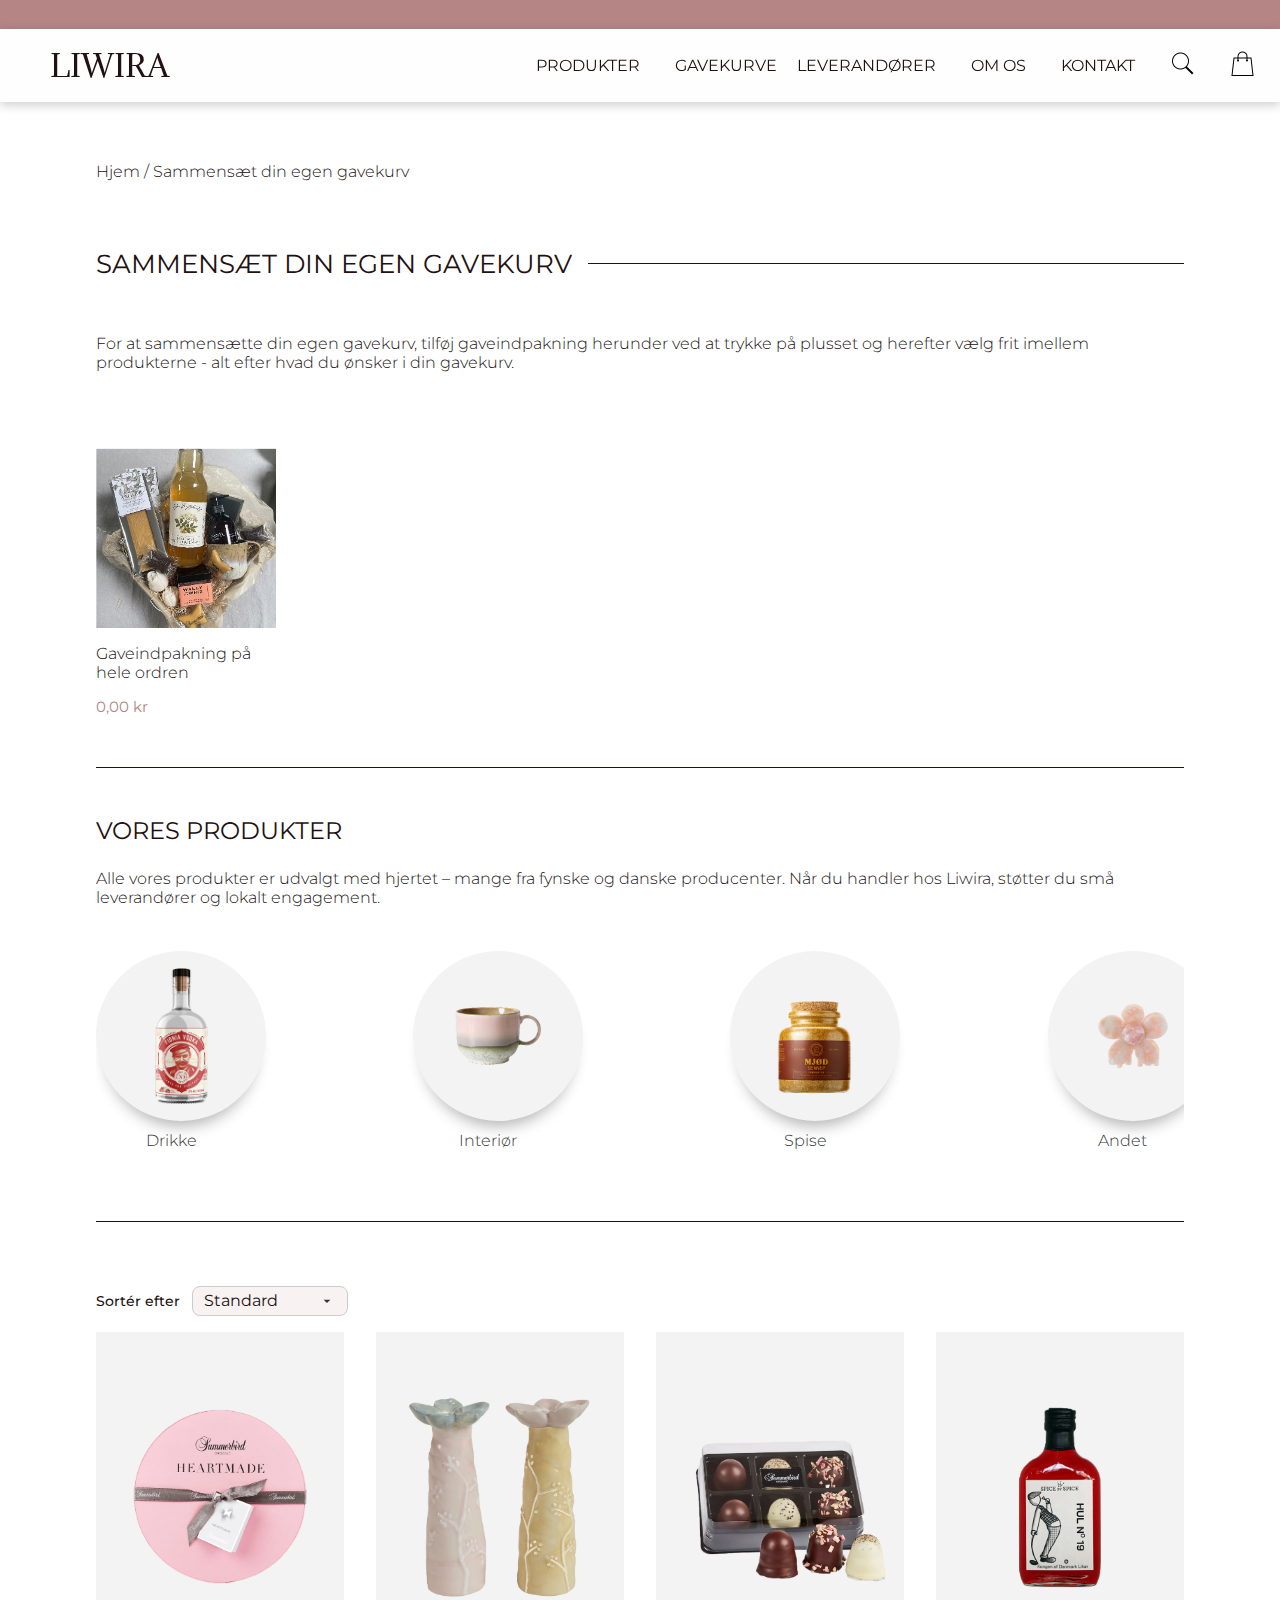
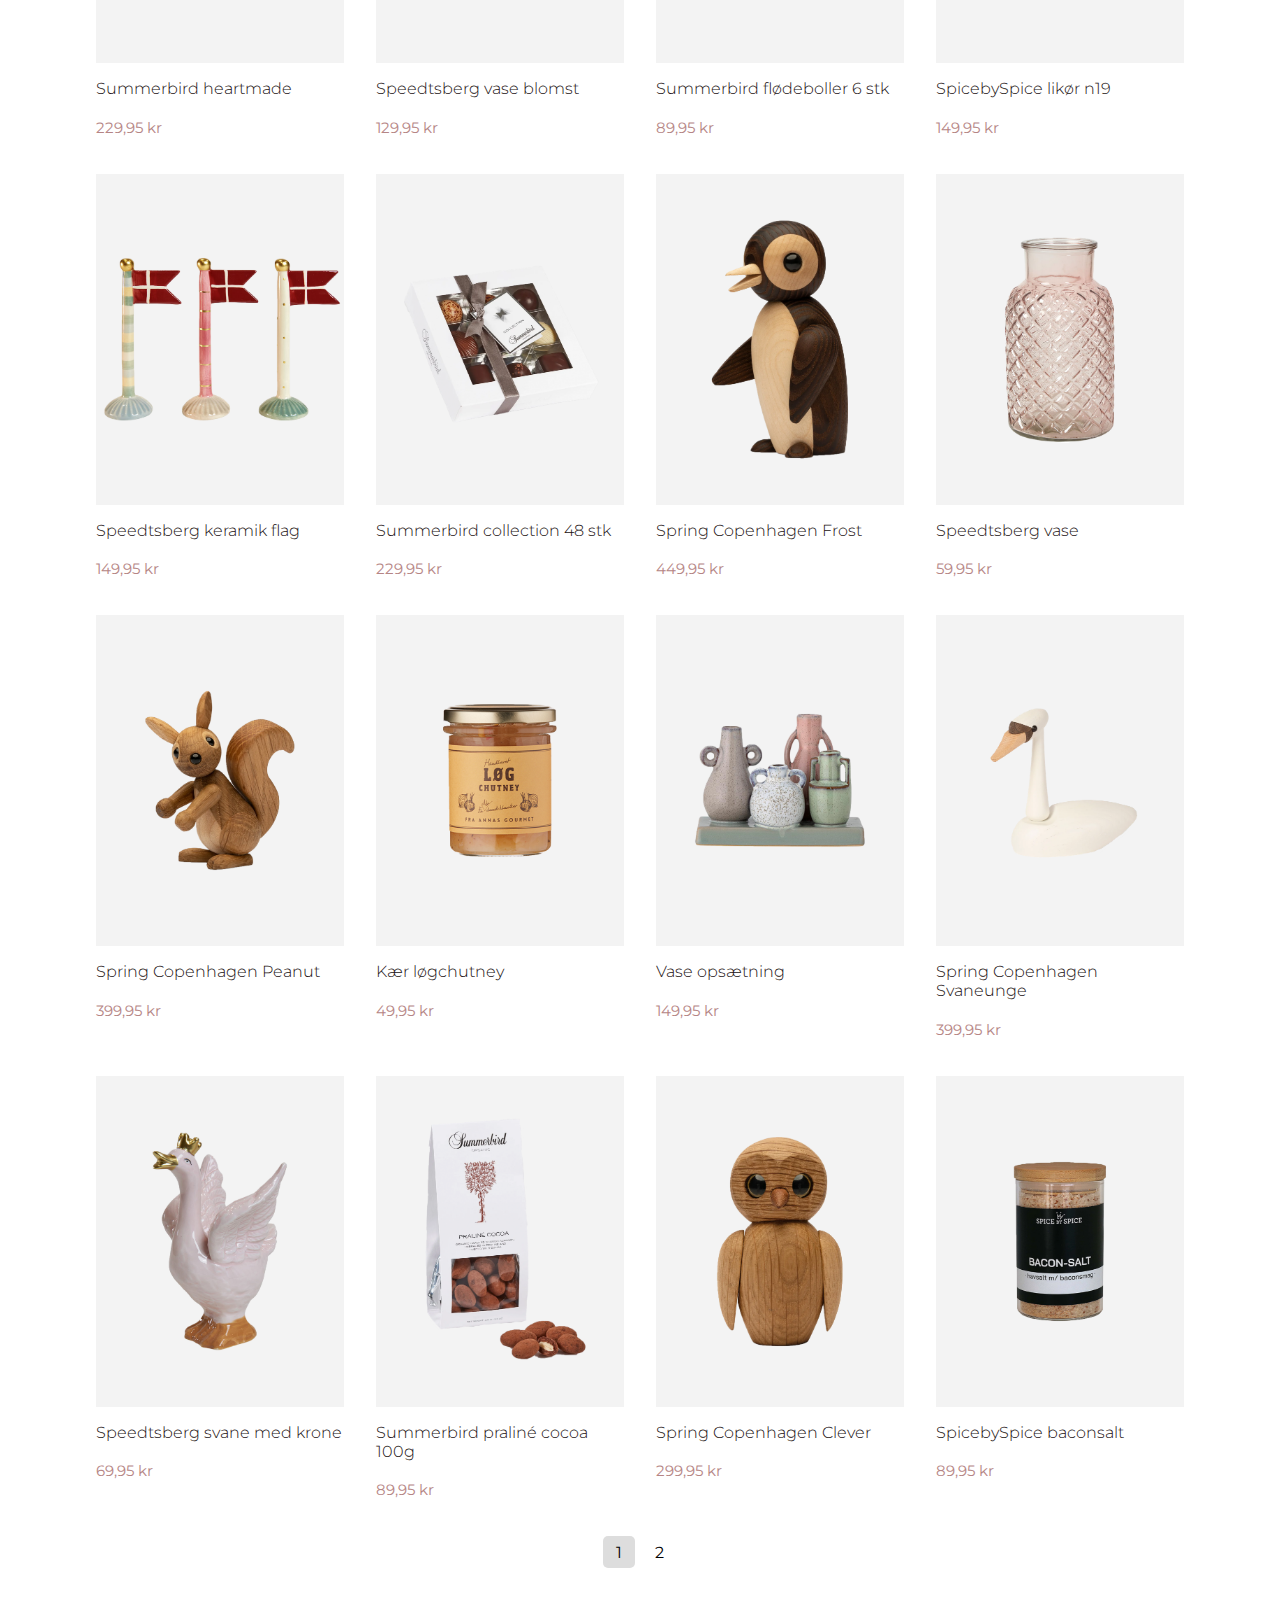
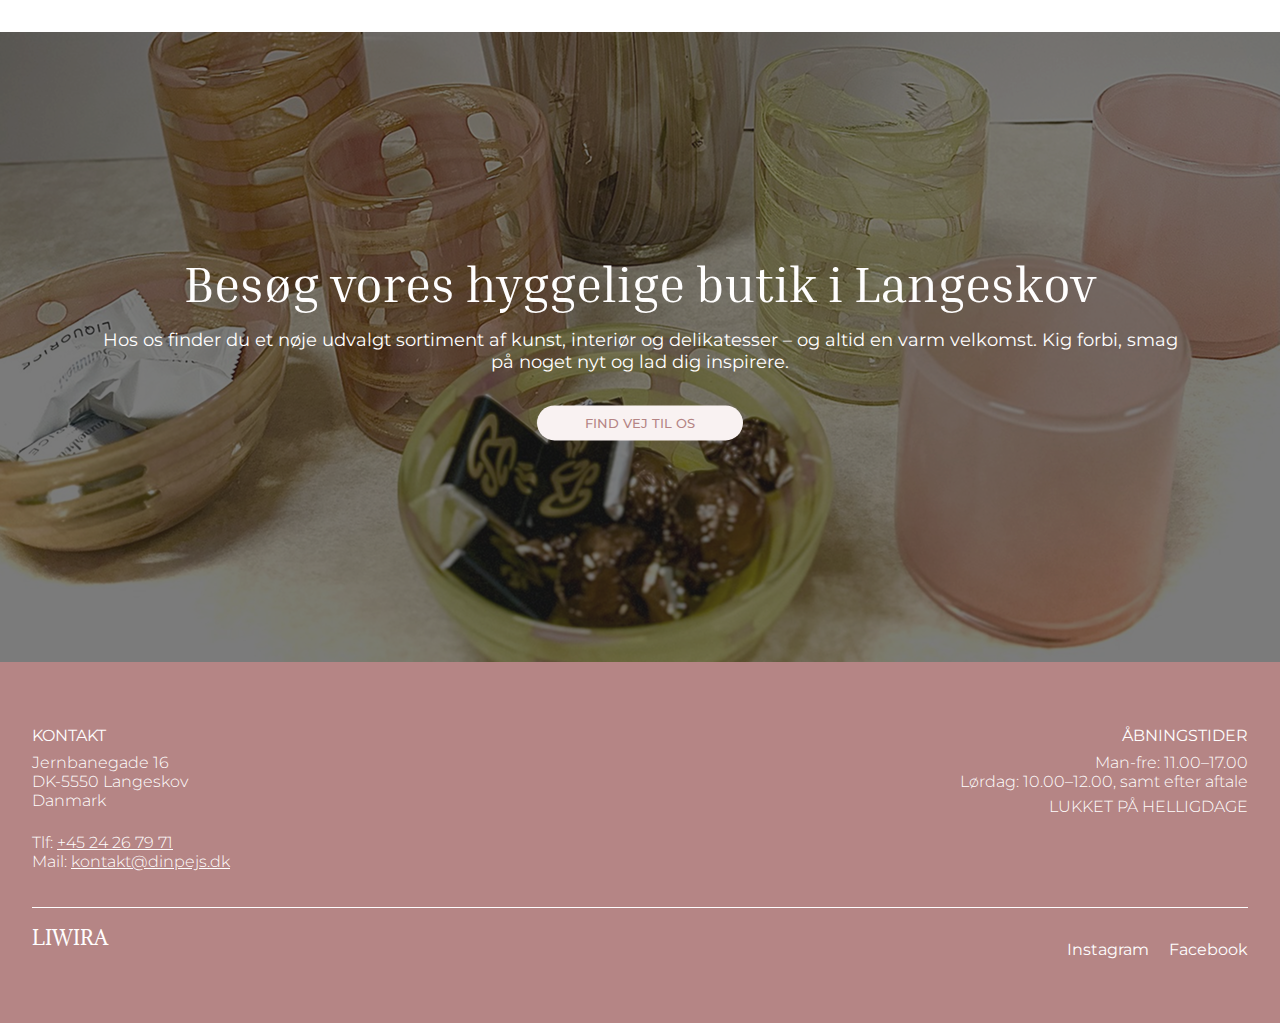
<file: egengavekurv.html>
<!DOCTYPE html>
<html lang="da">
<head>
  <meta charset="UTF-8" />
  <meta name="viewport" content="width=device-width, initial-scale=1.0"/>
  <title>Liwira – Gaver med omtanke</title>
  <link rel="icon" type="image/x-icon" href="img/Favicon_Liwira.png">

  <!-- Google Fonts -->
  <link rel="preconnect" href="https://fonts.googleapis.com">
  <link rel="preconnect" href="https://fonts.gstatic.com" crossorigin>
  <link href="https://fonts.googleapis.com/css2?family=Adamina&display=swap" rel="stylesheet">
  <link href="https://fonts.googleapis.com/css2?family=Inria+Serif:ital,wght@0,300;0,400;0,700;1,300;1,400;1,700&family=Montserrat:ital,wght@0,100..900;1,100..900&display=swap" rel="stylesheet">

  <!-- Styles og Scripts -->
  <link rel="stylesheet" href="main.css">
    <link rel="stylesheet" href="https://cdnjs.cloudflare.com/ajax/libs/font-awesome/6.2.0/css/all.min.css">
    <script src="product.js" defer></script>
    <script defer src="main.js"></script>
</head>

<body class="page-subs">

  <!-- TOPBAR -->
  <div id="top-bar">
    <span id="changing-text"></span>
  </div>

  <div class="cart-popup hidden" id="cart-popup">
  <div class="cart-content">
    <ul class="cart-items" id="cart-items"></ul>
    
<div class="cart-options">
  <label class="checkbox-label">
    <input type="checkbox" id="giftwrap-checkbox">
    Ja tak, pak hele min ordre ind
  </label>

  <label class="checkbox-label">
    <input type="checkbox" id="custom-message-checkbox">
    Jeg ønsker at skrive min egen hilsen
  </label>

  <textarea id="custom-message" class="hidden" placeholder="Skriv din hilsen her..."></textarea>
</div>

<div class="delivery-date">
  <label for="delivery-date-input">Gavekurven skal leveres den</label>
  <small>(bestil inden kl 13 for levering næstkommende hverdag)</small>

  <input type="date" id="delivery-date-input" name="delivery-date">
</div>
    
    <div class="cart-summary">
      <strong>Subtotal</strong>
      <span id="cart-total">0,00 kr</span>
    </div>

    <div class="cart-extra">
      <label>
        <input type="checkbox" checked>
        Jeg er enig med <a href="#">vilkårene og betingelserne</a>
      </label>
    </div>


    <button class="checkout-button">GÅ TIL KASSEN</button>
  </div>
</div>


  <!-- navigation --> <!-- Har taget udgangspunkt i denne video https://www.youtube.com/watch?v=U8smiWQ8Seg -->
    <nav class="nav navbar">
        <ul class="nav__sidepanel">
            <li onclick=hideNav__sidepanel()><a href="#lukknap"><svg xmlns="http://www.w3.org/2000/svg" height="50px" viewBox="0 -960 960 960" width="50px" fill="#000000"><path d="m256-200-56-56 224-224-224-224 56-56 224 224 224-224 56 56-224 224 224 224-56 56-224-224-224 224Z"/></svg></a></li>
            <li><a href="produkter.html">PRODUKTER</a></li>
            <li><a href="gavekurve.html">FÆRDIGE GAVEKURVE</a></li>
            <li><a href="egengavekurv.html">SAMMENSÆT DIN EGEN GAVEKURV</a></li>
            <li><a href="firmagaver.html">FIRMAGAVER</a></li>
            <li><a href="leverandorer.html">LEVERANDØRER</a></li>
            <li><a href="omos.html">OM OS</a></li>
            <li><a href="kontakt.html">KONTAKT</a></li>
        </ul>
        <ul class="nav__menulinje">
            <li class="nav__menulinje--logo"><a href="index.html" class="logo">LIWIRA</a></li>
            <li class="nav__menulinje--item"><a href="produkter.html">PRODUKTER</a></li>
                  <li class="dropdown">
        <a href="gavekurve.html">GAVEKURVE</a>
        <ul class="dropdown-menu">
          <li><a href="gavekurve.html">Færdige Gavekurve</a></li>
          <li><a href="egengavekurv.html">Sammensæt din egen gavekurv</a></li>
          <li><a href="firmagaver.html">Firmagaver</a></li>
        </ul>
      </li>
            <li class="nav__menulinje--item"><a href="leverandorer.html">LEVERANDØRER</a></li>
            <li class="nav__menulinje--item"><a href="omos.html">OM OS</a></li>
            <li class="nav__menulinje--item"><a href="kontakt.html">KONTAKT</a></li>
                  <li><a href="#"><img class="search-icon" src="img/search-icon_black.png" alt="search icon"></a></li>
      <li><a><img id="shop-icon" class="shop-icon" src="img/shop-icon_black.png" alt="shop icon"></a></li>
            <li class="nav__menulinje--knap" onclick="showNav__sidepanel()"><a href="#menuknap">
                <svg xmlns="http://www.w3.org/2000/svg" height="50px" viewBox="0 -960 960 960" width="50px" fill=#000000><path d="M120-240v-80h720v80H120Zm0-200v-80h720v80H120Zm0-200v-80h720v80H120Z"/></svg></a></li>
        </ul>
        </nav>


<div id="search-popup" class="search-popup hidden">
  <div class="search-popup__content">
    <span class="search-popup__close" id="close-search-popup">&times;</span>
    <input type="text" placeholder="Søg efter produkter..." class="search-popup__input">
    <button class="search-popup__button">Søg</button>
  </div>
</div>

<main class="page">
  <div class="page__content-wrapper content-wrapper">
    <p class="breadcrumb">Hjem / Sammensæt din egen gavekurv</p>

    <section class="gift-header">
        <h2>SAMMENSÆT DIN EGEN GAVEKURV</h2>
        <p>
            For at sammensætte din egen gavekurv, tilføj gaveindpakning herunder ved at trykke på plusset og herefter vælg frit imellem produkterne - alt efter hvad du ønsker i din gavekurv.
        </p>
        <section class="giftwrapping-grid">
        <div class="giftwrapping-card">
        <div class="product-box">
          <img src="img/hyggekurven-giftbasket.jpg" alt="Produkt 1" data-category="spise">
        <button class="add-to-cart">+</button>
        </div>
        <p class="product-title">Gaveindpakning på hele ordren</p>
        <p class="product-price">0,00 kr</p>
      </div>
      </section>
    </section>

     <hr class="section-divider">

    <section class="product-header">
      <h3>VORES PRODUKTER</h3>
      <p>
        Alle vores produkter er udvalgt med hjertet – mange fra fynske og danske producenter. Når du handler hos Liwira, støtter du små leverandører og lokalt engagement.
      </p>
    </section>

<section>
  <div class="wrapper">
    <div class="product-categories-section__carousel ">
      <div class="product-categories-section__category productsite-product-categories-section__category category">
        <div class="category__image-circle" data-category="drikke">
          <img src="img/vodka.png" alt="Drikke" />
        </div>
        <p class="category__label">Drikke</p>
      </div>

      <div class="product-categories-section__category productsite-product-categories-section__category category">
        <div class="category__image-circle" data-category="interiør">
          <img src="img/krus.png" alt="Interiør" />
        </div>
        <p class="category__label">Interiør</p>
      </div>

      <div class="product-categories-section__category productsite-product-categories-section__category category">
        <div class="category__image-circle" data-category="spise">
          <img src="img/sennep.png" alt="Spise" />
        </div>
        <p class="category__label">Spise</p>
      </div>

      <div class="product-categories-section__category productsite-product-categories-section__category category">
        <div class="category__image-circle" data-category="andet">
          <img src="img/blomsterklemme.png" alt="Andet" />
        </div>
        <p class="category__label">Andet</p>
      </div>
    </div>
  </div>
</section>

     <hr class="section-divider">

     <div class="product-controls">
          <div class="sort-dropdown">
            <label for="sorter">Sortér efter</label>
            <select id="sorter">
              <option>Standard</option>
              <option>Pris: Lav til høj</option>
              <option>Pris: Høj til lav</option>
              <option>Nyeste</option>
            </select>
          </div>
        </div>
  
    <!-- Produktgrid -->
    <section class="product-grid">
      <div class="product-card">
        <div class="product-box">
          <img src="img/summerbird-heartmade.png" alt="Produkt 1" data-category="spise">
        </div>
        <p class="product-title">Summerbird heartmade</p>
        <p class="product-price">229,95 kr</p>
      </div>
      <div class="product-card">
        <div class="product-box">
          <img src="img/vase-blomst.png" alt="Produkt 2" data-category="interiør">
        </div>
        <p class="product-title">Speedtsberg vase blomst</p>
        <p class="product-price">129,95 kr</p>
      </div>
      <div class="product-card">
        <div class="product-box">
          <img src="img/summerbird-flodeboller.png" alt="Produkt 3" data-category="spise">
        </div>
        <p class="product-title">Summerbird flødeboller 6 stk</p>
        <p class="product-price">89,95 kr</p>
      </div>
      <div class="product-card">
        <div class="product-box">
          <img src="img/spicebyspice.png" alt="Produkt 4" data-category="drikke">
        </div>
        <p class="product-title">SpicebySpice likør n19</p>
        <p class="product-price">149,95 kr</p>
      </div>
      <div class="product-card">
        <div class="product-box">
          <img src="img/flag.png" alt="Produkt 5" data-category="interiør">
        </div>
        <p class="product-title">Speedtsberg keramik flag</p>
        <p class="product-price">149,95 kr</p>
      </div>
      <div class="product-card">
        <div class="product-box">
          <img src="img/summerbird-boks.png" alt="Produkt 6" data-category="spise">
        </div>
        <p class="product-title">Summerbird collection 48 stk</p>
        <p class="product-price">229,95 kr</p>
      </div>
      <div class="product-card">
        <div class="product-box">
          <img src="img/springcopenhagen-pingvin.png" alt="Produkt 7" data-category="interiør">
        </div>
        <p class="product-title">Spring Copenhagen Frost</p>
        <p class="product-price">449,95 kr</p>
      </div>
      <div class="product-card">
        <div class="product-box">
          <img src="img/vase.png" alt="Produkt 8" data-category="interiør">
        </div>
        <p class="product-title">Speedtsberg vase</p>
        <p class="product-price">59,95 kr</p>
      </div>
      <div class="product-card">
        <div class="product-box">
          <img src="img/springcopenhagen-egern.png" alt="Produkt 9" data-category="interiør">
        </div>
        <p class="product-title">Spring Copenhagen Peanut</p>
        <p class="product-price">399,95 kr</p>
      </div>
      <div class="product-card">
        <div class="product-box">
          <img src="img/log-chutney.png" alt="Produkt 10" data-category="spise">
        </div>
        <p class="product-title">Kær løgchutney</p>
        <p class="product-price">49,95 kr</p>
      </div>
      <div class="product-card">
        <div class="product-box">
          <img src="img/vase-opsaetning.png" alt="Produkt 11" data-category="interiør">
        </div>
        <p class="product-title">Vase opsætning</p>
        <p class="product-price">149,95 kr</p>
      </div>
      <div class="product-card">
        <div class="product-box">
          <img src="img/springcopenhagen-svane.png" alt="Produkt 12" data-category="interiør">
        </div>
        <p class="product-title">Spring Copenhagen Svaneunge</p>
        <p class="product-price">399,95 kr</p>
      </div>
      <div class="product-card">
        <div class="product-box">
          <img src="img/svane-med-krone.png" alt="Produkt 13" data-category="interiør">
        </div>
        <p class="product-title">Speedtsberg svane med krone</p>
        <p class="product-price">69,95 kr</p>
      </div>
      <div class="product-card">
        <div class="product-box">
          <img src="img/summerbird-praline.png" alt="Produkt 14" data-category="spise">
        </div>
        <p class="product-title">Summerbird praliné cocoa 100g</p>
        <p class="product-price">89,95 kr</p>
      </div>
      <div class="product-card">
        <div class="product-box">
          <img src="img/springccopenhagen-ugle.png" alt="Produkt 15" data-category="interiør">
        </div>
        <p class="product-title">Spring Copenhagen Clever</p>
        <p class="product-price">299,95 kr</p>
      </div>
      <div class="product-card">
        <div class="product-box">
          <img src="img/spicebyspice-baconsalt.png" alt="Produkt 16" data-category="spise">
        </div>
        <p class="product-title">SpicebySpice baconsalt</p>
        <p class="product-price">89,95 kr</p>
      </div>
       <div class="product-card">
        <div class="product-box">
          <img src="img/merakiduftpinde.jpg" alt="Produkt 17" data-category="andet">
        </div>
        <p class="product-title">Meraki duftpinde - Fresh linen</p>
        <p class="product-price">189,95 kr</p>
      </div>
       <div class="product-card">
        <div class="product-box">
          <img src="img/merakibadeolie.jpg.webp" alt="Produkt 18" data-category="andet">
        </div>
        <p class="product-title">Meraki badeolie - Velvet mood</p>
        <p class="product-price">220 kr</p>
      </div>
      <!-- Flere produkter her... -->
    </section>
  
    <!-- Paginering -->
    <div class="pagination"></div>
  </div>

<!-- Besøg vores butik -->
<div class="visit-store">
  <img src="img/visit-store-image.png" class="visit-store__bg" alt="Baggrundsbillede">

  <div class="visit-store__overlay"></div>

  <div class="visit-store__text-content">
    <h4 class="visit-store__heading">Besøg vores hyggelige butik i Langeskov</h4>
    <h2 class="visit-store__subheading">
      Hos os finder du et nøje udvalgt sortiment af kunst, interiør og delikatesser – og altid en varm velkomst. Kig forbi, smag på noget nyt og lad dig inspirere.
    </h2>
    <a href="kontakt.html" class="visit-store__button">FIND VEJ TIL OS</a>
  </div>
</div>
</main>

  <footer class="site-footer">
    <div class="site-footer__info">
      <div class="site-footer__contact">
        <h3>KONTAKT</h3>
        <p>Jernbanegade 16<br>DK-5550 Langeskov<br>Danmark</p>
        <br>
        <p>
            Tlf: <a href="tel:+4524267971">+45 24 26 79 71</a><br>
            Mail: <a href="mailto:kontakt@dinpejs.dk">kontakt@dinpejs.dk</a>
          </p>
      </div>
      <div class="site-footer__hours">
        <h3>ÅBNINGSTIDER</h3>
        <p>Man-fre: 11.00–17.00<br>Lørdag: 10.00–12.00, samt efter aftale</p>
        <p>LUKKET PÅ HELLIGDAGE</p>
      </div>
    </div>
    <div class="site-footer__bottom">
      <p class="site-footer__brand">LIWIRA</p>
      <div class="site-footer__social-links">
        <a href="https://www.instagram.com/liwira_/" target="_blank">Instagram</a>
        <a href="https://www.facebook.com/Liwira.gavebutik" target="_blank">Facebook</a>
      </div>
    </div>
  </footer>
</body>
</html>
</file>
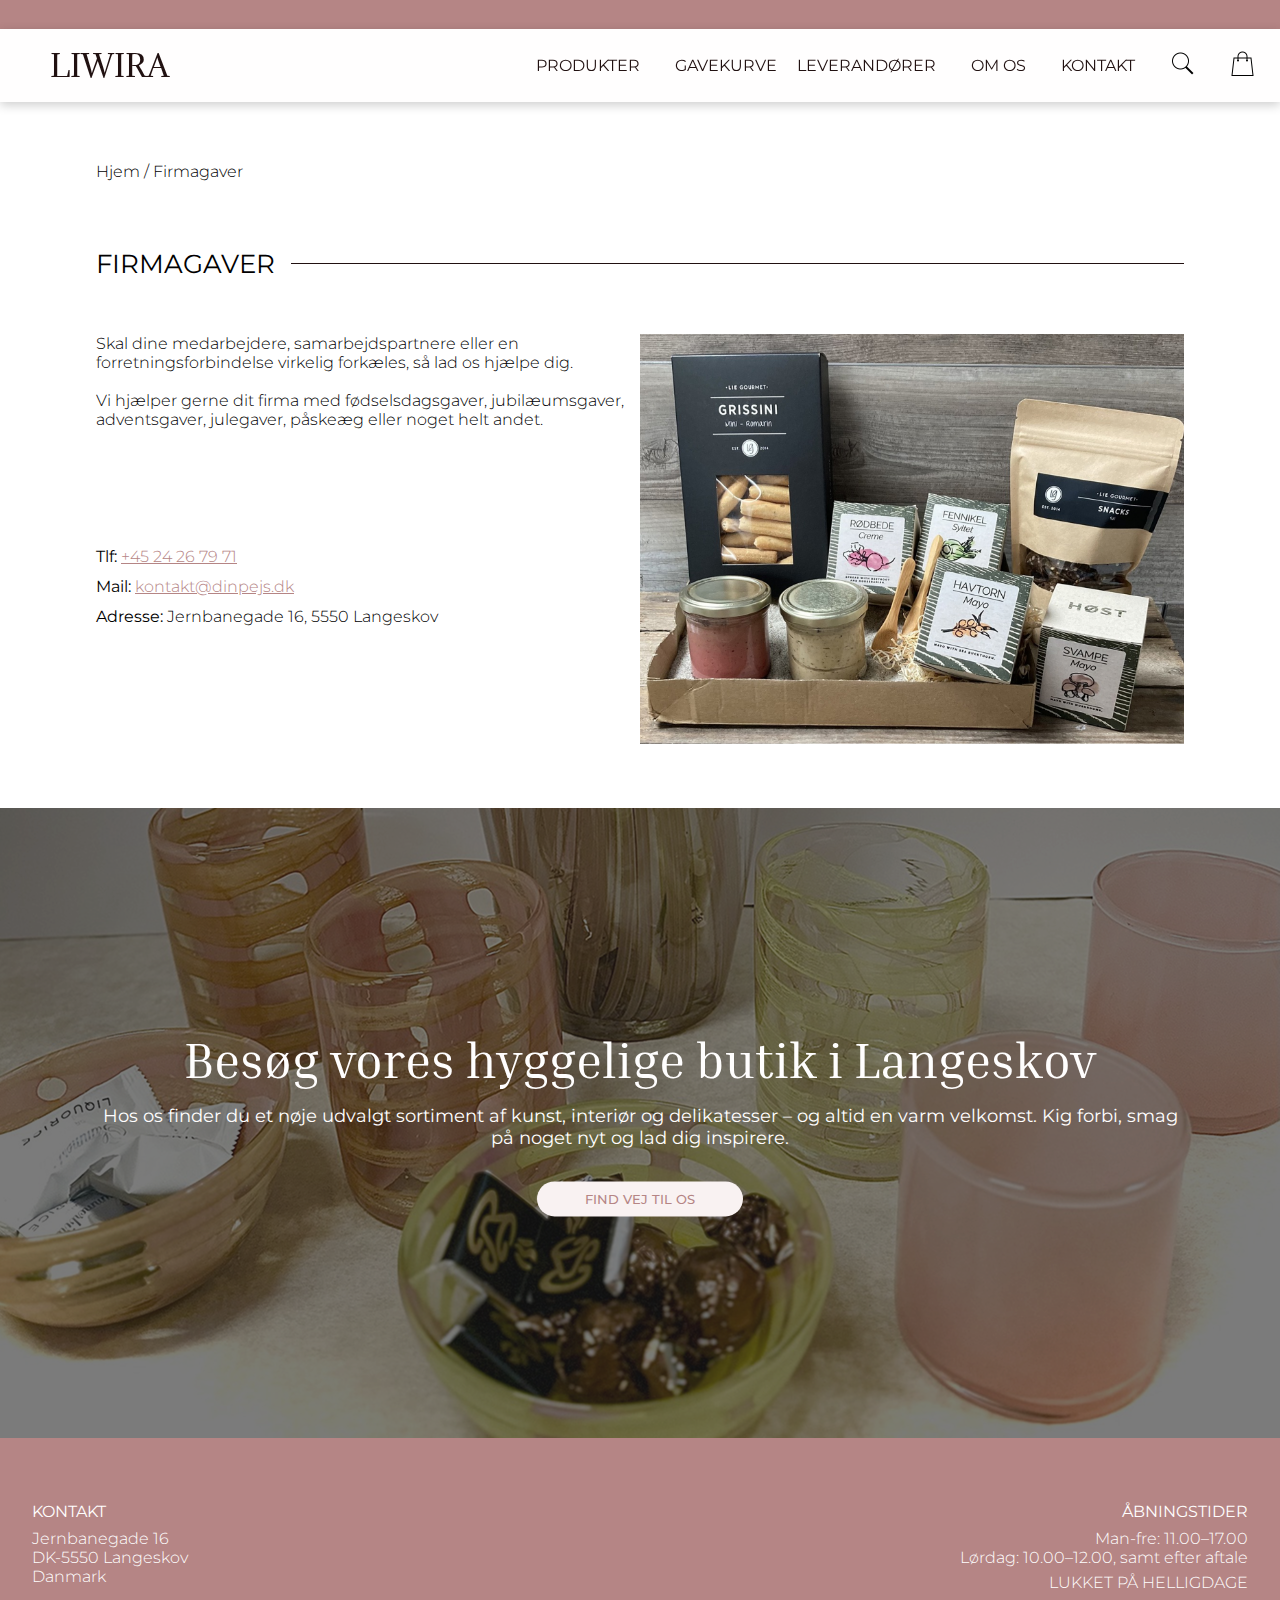
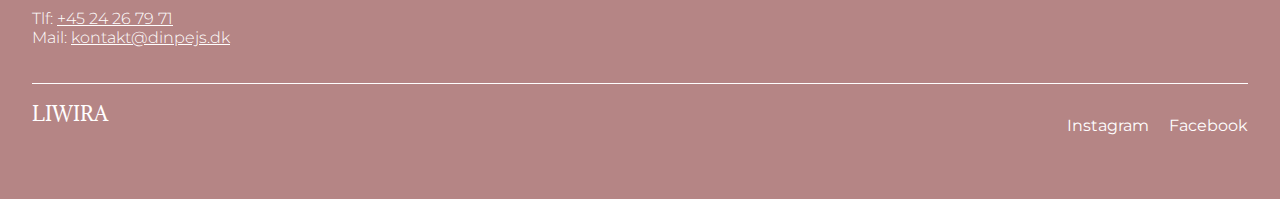
<file: firmagaver.html>
<!DOCTYPE html>
<html lang="da">
<head>
  <meta charset="UTF-8" />
  <meta name="viewport" content="width=device-width, initial-scale=1.0"/>
  <title>Liwira – Gaver med omtanke</title>
  <link rel="icon" type="image/x-icon" href="img/Favicon_Liwira.png">

  <!-- Google Fonts -->
  <link rel="preconnect" href="https://fonts.googleapis.com">
  <link rel="preconnect" href="https://fonts.gstatic.com" crossorigin>
  <link href="https://fonts.googleapis.com/css2?family=Adamina&display=swap" rel="stylesheet">
  <link href="https://fonts.googleapis.com/css2?family=Inria+Serif:ital,wght@0,300;0,400;0,700;1,300;1,400;1,700&family=Montserrat:ital,wght@0,100..900;1,100..900&display=swap" rel="stylesheet">

  <!-- Styles og Scripts -->
  <link rel="stylesheet" href="main.css">
  <script src="product.js" defer></script>
  <script src="main.js"></script>
</head>

<body>

  <!-- TOPBAR -->
  <div id="top-bar">
    <span id="changing-text"></span>
  </div>

  <div class="cart-popup hidden" id="cart-popup">
  <div class="cart-content">
    <ul class="cart-items" id="cart-items"></ul>
    
<div class="cart-options">
  <label class="checkbox-label">
    <input type="checkbox" id="giftwrap-checkbox">
    Ja tak, pak hele min ordre ind
  </label>

  <label class="checkbox-label">
    <input type="checkbox" id="custom-message-checkbox">
    Jeg ønsker at skrive min egen hilsen
  </label>

  <textarea id="custom-message" class="hidden" placeholder="Skriv din hilsen her..."></textarea>
</div>

<div class="delivery-date">
  <label for="delivery-date-input">Gavekurven skal leveres den</label>
  <small>(bestil inden kl 13 for levering næstkommende hverdag)</small>

  <input type="date" id="delivery-date-input" name="delivery-date">
</div>
    
    <div class="cart-summary">
      <strong>Subtotal</strong>
      <span id="cart-total">0,00 kr</span>
    </div>

    <div class="cart-extra">
      <label>
        <input type="checkbox" checked>
        Jeg er enig med <a href="#">vilkårene og betingelserne</a>
      </label>
    </div>


    <button class="checkout-button">GÅ TIL KASSEN</button>
  </div>
</div>

    <!-- navigation --> <!-- Har taget udgangspunkt i denne video https://www.youtube.com/watch?v=U8smiWQ8Seg -->
    <nav class="nav navbar">
        <ul class="nav__sidepanel">
            <li onclick=hideNav__sidepanel()><a href="#lukknap"><svg xmlns="http://www.w3.org/2000/svg" height="50px" viewBox="0 -960 960 960" width="50px" fill="#000000"><path d="m256-200-56-56 224-224-224-224 56-56 224 224 224-224 56 56-224 224 224 224-56 56-224-224-224 224Z"/></svg></a></li>
            <li><a href="produkter.html">PRODUKTER</a></li>
            <li><a href="gavekurve.html">FÆRDIGE GAVEKURVE</a></li>
            <li><a href="egengavekurv.html">SAMMENSÆT DIN EGEN GAVEKURV</a></li>
            <li><a href="firmagaver.html">FIRMAGAVER</a></li>
            <li><a href="leverandorer.html">LEVERANDØRER</a></li>
            <li><a href="omos.html">OM OS</a></li>
            <li><a href="kontakt.html">KONTAKT</a></li>
        </ul>
        <ul class="nav__menulinje">
            <li class="nav__menulinje--logo"><a href="index.html" class="logo">LIWIRA</a></li>
            <li class="nav__menulinje--item"><a href="produkter.html">PRODUKTER</a></li>
                  <li class="dropdown">
        <a href="gavekurve.html">GAVEKURVE</a>
        <ul class="dropdown-menu">
          <li><a href="gavekurve.html">Færdige Gavekurve</a></li>
          <li><a href="egengavekurv.html">Sammensæt din egen gavekurv</a></li>
          <li><a href="firmagaver.html">Firmagaver</a></li>
        </ul>
      </li>
            <li class="nav__menulinje--item"><a href="leverandorer.html">LEVERANDØRER</a></li>
            <li class="nav__menulinje--item"><a href="omos.html">OM OS</a></li>
            <li class="nav__menulinje--item"><a href="kontakt.html">KONTAKT</a></li>
                  <li><a href="#"><img class="search-icon" src="img/search-icon_black.png" alt="search icon"></a></li>
      <li><a><img id="shop-icon" class="shop-icon" src="img/shop-icon_black.png" alt="shop icon"></a></li>
            <li class="nav__menulinje--knap" onclick="showNav__sidepanel()"><a href="#menuknap">
                <svg xmlns="http://www.w3.org/2000/svg" height="50px" viewBox="0 -960 960 960" width="50px" fill=#000000><path d="M120-240v-80h720v80H120Zm0-200v-80h720v80H120Zm0-200v-80h720v80H120Z"/></svg></a></li>
        </ul>
        </nav>


<div id="search-popup" class="search-popup hidden">
  <div class="search-popup__content">
    <span class="search-popup__close" id="close-search-popup">&times;</span>
    <input type="text" placeholder="Søg efter produkter..." class="search-popup__input">
    <button class="search-popup__button">Søg</button>
  </div>
</div>

  
  <main class="page">
    <div class="page__content-wrapper content-wrapper">
      <p class="breadcrumb">Hjem / Firmagaver</p>

    <section class="company-gifts-header">
      <h2>FIRMAGAVER</h2>
        <div class="company-gifts-section">
       <div class="company-gifts-section__container"> 
        <div class="company-gifts-section__text"> <p >Skal dine medarbejdere, samarbejdspartnere eller en forretningsforbindelse virkelig forkæles, så lad os hjælpe dig.
        <br><br>Vi hjælper gerne dit firma med fødselsdagsgaver, jubilæumsgaver, adventsgaver, julegaver, påskeæg eller noget helt andet. </p></div>
       <div class="company-gifts-section__img"><img src="img/company-gifts-img.jpg" alt="Firmagave"></div>
       
       <div class="company-gifts-section__contact"><p><strong>Tlf:</strong> <a href="tel:+4524267971">+45 24 26 79 71</a></p>
            <p><strong>Mail:</strong> <a href="mailto:kontakt@dinpejs.dk">kontakt@dinpejs.dk</a></p>
            <p><strong>Adresse:</strong> Jernbanegade 16, 5550 Langeskov</p>
       </div>
    </div> 
       </div>
    </section>
</div>

  
<!-- Besøg vores butik -->
<div class="visit-store">
  <img src="img/visit-store-image.png" class="visit-store__bg" alt="Baggrundsbillede">

  <div class="visit-store__overlay"></div>

  <div class="visit-store__text-content">
    <h4 class="visit-store__heading">Besøg vores hyggelige butik i Langeskov</h4>
    <h2 class="visit-store__subheading">
      Hos os finder du et nøje udvalgt sortiment af kunst, interiør og delikatesser – og altid en varm velkomst. Kig forbi, smag på noget nyt og lad dig inspirere.
    </h2>
    <a href="kontakt.html" class="visit-store__button">FIND VEJ TIL OS</a>
  </div>
</div>
  </main>
  
  <footer class="site-footer">
    <div class="site-footer__info">
      <div class="site-footer__contact">
        <h3>KONTAKT</h3>
        <p>Jernbanegade 16<br>DK-5550 Langeskov<br>Danmark</p>
        <br>
       <p>
            Tlf: <a href="tel:+4524267971">+45 24 26 79 71</a><br>
            Mail: <a href="mailto:kontakt@dinpejs.dk">kontakt@dinpejs.dk</a>
          </p>
      </div>
      <div class="site-footer__hours">
        <h3>ÅBNINGSTIDER</h3>
        <p>Man-fre: 11.00–17.00<br>Lørdag: 10.00–12.00, samt efter aftale</p>
        <p>LUKKET PÅ HELLIGDAGE</p>
      </div>
    </div>
    <div class="site-footer__bottom">
      <p class="site-footer__brand">LIWIRA</p>
      <div class="site-footer__social-links">
        <a href="https://www.instagram.com/liwira_/" target="_blank">Instagram</a>
        <a href="https://www.facebook.com/Liwira.gavebutik" target="_blank">Facebook</a>
      </div>
    </div>
  </footer>
</body>
</html>
</file>
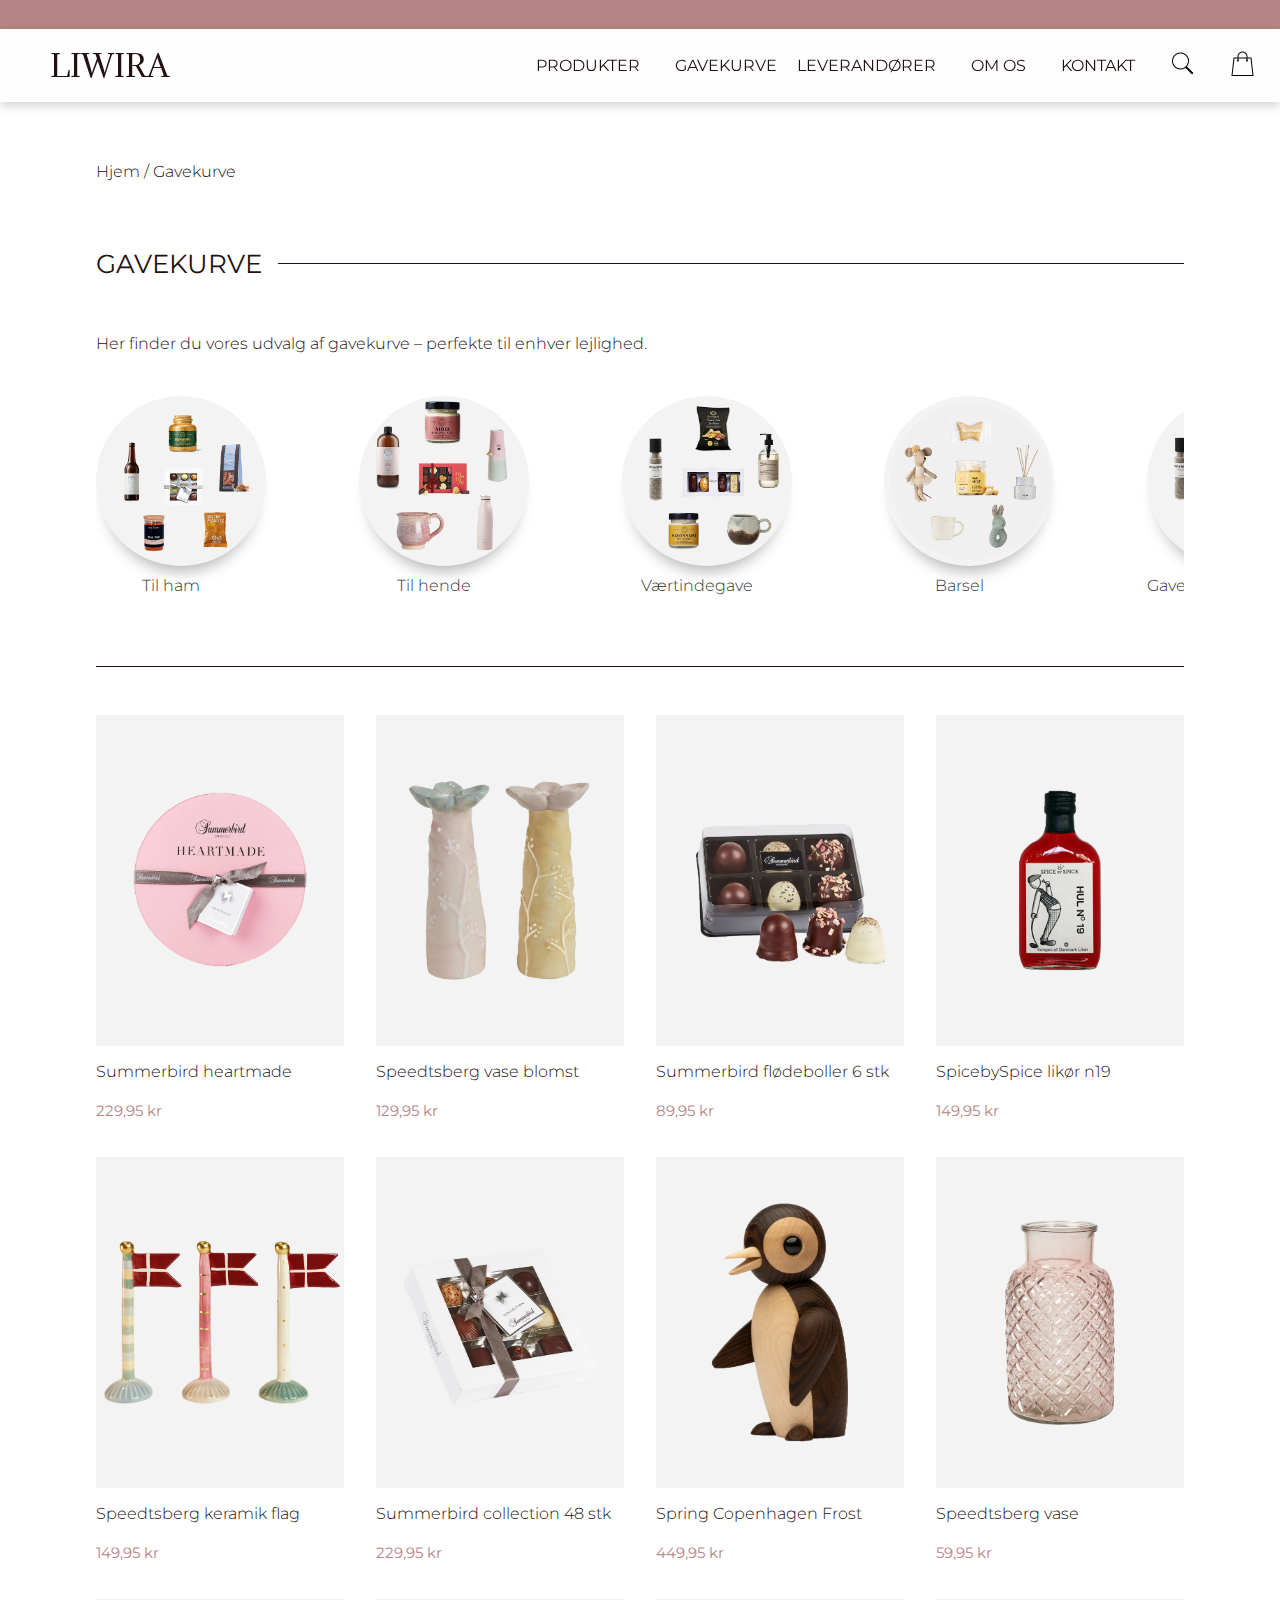
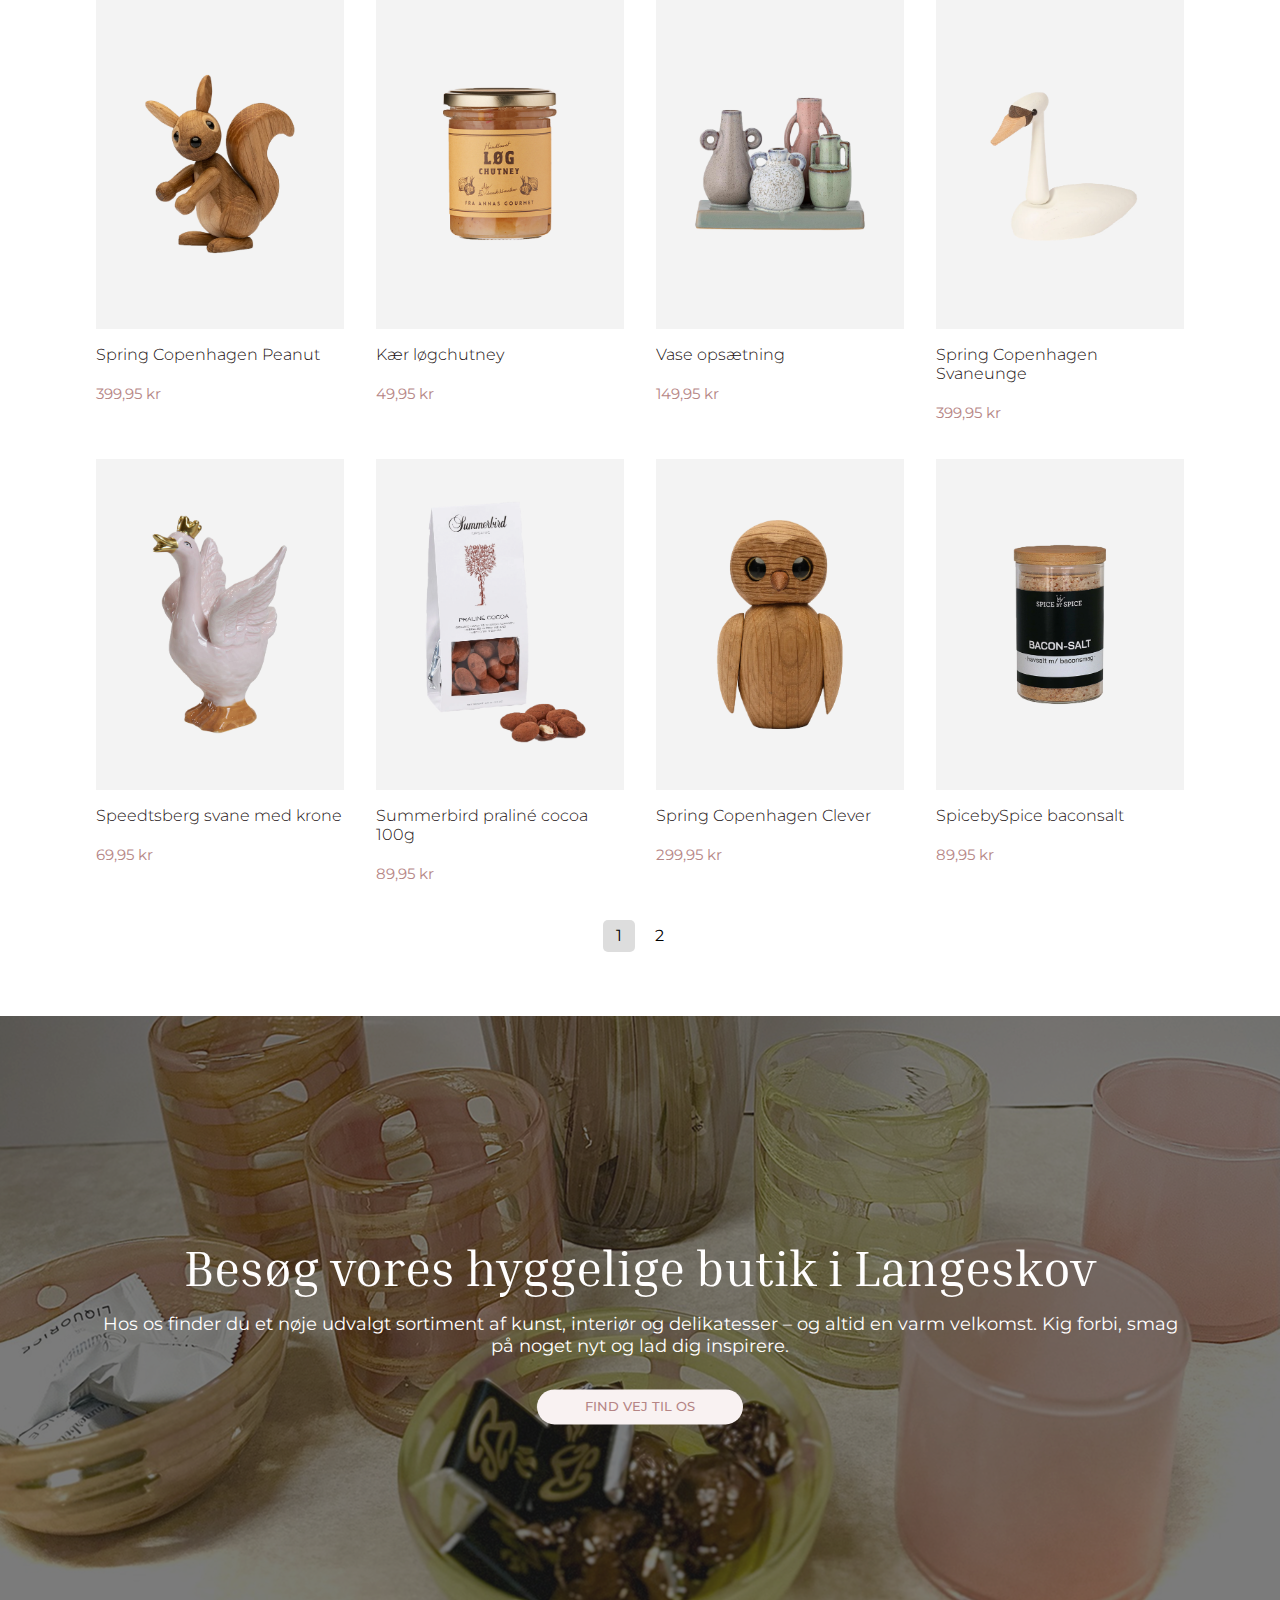
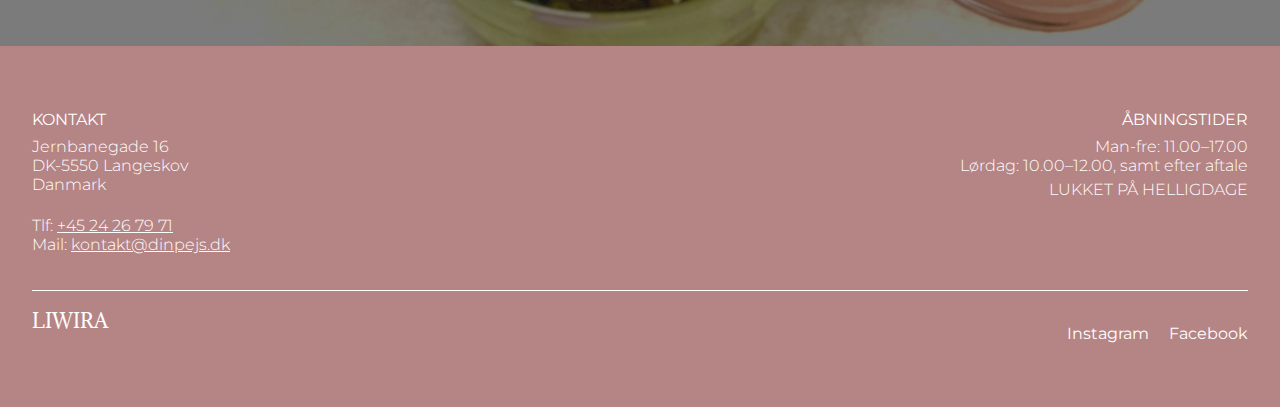
<file: gavekurve.html>
<!DOCTYPE html>
<html lang="da">
<head>
  <meta charset="UTF-8" />
  <meta name="viewport" content="width=device-width, initial-scale=1.0"/>
  <title>Liwira – Gaver med omtanke</title>
  <link rel="icon" type="image/x-icon" href="img/Favicon_Liwira.png">

  <!-- Google Fonts -->
  <link rel="preconnect" href="https://fonts.googleapis.com">
  <link rel="preconnect" href="https://fonts.gstatic.com" crossorigin>
  <link href="https://fonts.googleapis.com/css2?family=Adamina&display=swap" rel="stylesheet">
  <link href="https://fonts.googleapis.com/css2?family=Inria+Serif:ital,wght@0,300;0,400;0,700;1,300;1,400;1,700&family=Montserrat:ital,wght@0,100..900;1,100..900&display=swap" rel="stylesheet">

  <!-- Styles og Scripts -->
  <link rel="stylesheet" href="main.css">
    <link rel="stylesheet" href="https://cdnjs.cloudflare.com/ajax/libs/font-awesome/6.2.0/css/all.min.css">
    <script src="product.js" defer></script>
  <script defer src="main.js"></script>
</head>

<body class="page-subs">

  <!-- TOPBAR -->
  <div id="top-bar">
    <span id="changing-text"></span>
  </div>

  <div class="cart-popup hidden" id="cart-popup">
  <div class="cart-content">
    <ul class="cart-items" id="cart-items"></ul>
    
<div class="cart-options">
  <label class="checkbox-label">
    <input type="checkbox" id="giftwrap-checkbox">
    Ja tak, pak hele min ordre ind
  </label>

  <label class="checkbox-label">
    <input type="checkbox" id="custom-message-checkbox">
    Jeg ønsker at skrive min egen hilsen
  </label>

  <textarea id="custom-message" class="hidden" placeholder="Skriv din hilsen her..."></textarea>
</div>

<div class="delivery-date">
  <label for="delivery-date-input">Gavekurven skal leveres den</label>
  <small>(bestil inden kl 13 for levering næstkommende hverdag)</small>

  <input type="date" id="delivery-date-input" name="delivery-date">
</div>
    
    <div class="cart-summary">
      <strong>Subtotal</strong>
      <span id="cart-total">0,00 kr</span>
    </div>

    <div class="cart-extra">
      <label>
        <input type="checkbox" checked>
        Jeg er enig med <a href="#">vilkårene og betingelserne</a>
      </label>
    </div>


    <button class="checkout-button">GÅ TIL KASSEN</button>
  </div>
</div>


  <!-- navigation --> <!-- Har taget udgangspunkt i denne video https://www.youtube.com/watch?v=U8smiWQ8Seg -->
    <nav class="nav navbar">
        <ul class="nav__sidepanel">
            <li onclick=hideNav__sidepanel()><a href="#lukknap"><svg xmlns="http://www.w3.org/2000/svg" height="50px" viewBox="0 -960 960 960" width="50px" fill="#000000"><path d="m256-200-56-56 224-224-224-224 56-56 224 224 224-224 56 56-224 224 224 224-56 56-224-224-224 224Z"/></svg></a></li>
            <li><a href="produkter.html">PRODUKTER</a></li>
            <li><a href="gavekurve.html">FÆRDIGE GAVEKURVE</a></li>
            <li><a href="egengavekurv.html">SAMMENSÆT DIN EGEN GAVEKURV</a></li>
            <li><a href="firmagaver.html">FIRMAGAVER</a></li>
            <li><a href="leverandorer.html">LEVERANDØRER</a></li>
            <li><a href="omos.html">OM OS</a></li>
            <li><a href="kontakt.html">KONTAKT</a></li>
        </ul>
        <ul class="nav__menulinje">
            <li class="nav__menulinje--logo"><a href="index.html" class="logo">LIWIRA</a></li>
            <li class="nav__menulinje--item"><a href="produkter.html">PRODUKTER</a></li>
                  <li class="dropdown">
        <a href="gavekurve.html">GAVEKURVE</a>
        <ul class="dropdown-menu">
          <li><a href="gavekurve.html">Færdige Gavekurve</a></li>
          <li><a href="egengavekurv.html">Sammensæt din egen gavekurv</a></li>
          <li><a href="firmagaver.html">Firmagaver</a></li>
        </ul>
      </li>
            <li class="nav__menulinje--item"><a href="leverandorer.html">LEVERANDØRER</a></li>
            <li class="nav__menulinje--item"><a href="omos.html">OM OS</a></li>
            <li class="nav__menulinje--item"><a href="kontakt.html">KONTAKT</a></li>
                  <li><a href="#"><img class="search-icon" src="img/search-icon_black.png" alt="search icon"></a></li>
      <li><a><img id="shop-icon" class="shop-icon" src="img/shop-icon_black.png" alt="shop icon"></a></li>
            <li class="nav__menulinje--knap" onclick="showNav__sidepanel()"><a href="#menuknap">
                <svg xmlns="http://www.w3.org/2000/svg" height="50px" viewBox="0 -960 960 960" width="50px" fill=#000000><path d="M120-240v-80h720v80H120Zm0-200v-80h720v80H120Zm0-200v-80h720v80H120Z"/></svg></a></li>
        </ul>
        </nav>


<div id="search-popup" class="search-popup hidden">
  <div class="search-popup__content">
    <span class="search-popup__close" id="close-search-popup">&times;</span>
    <input type="text" placeholder="Søg efter produkter..." class="search-popup__input">
    <button class="search-popup__button">Søg</button>
  </div>
</div>

  <!-- DIT UNIKKE INDHOLD HER -->
  <main class="page">
    <div class="page__content-wrapper content-wrapper">
      <p class="breadcrumb">Hjem / Gavekurve</p>

      <section class="product-header">
        <h2>GAVEKURVE</h2>
        <p>Her finder du vores udvalg af gavekurve – perfekte til enhver lejlighed.</p>
      </section>

  <section>
  <div class="wrapper">
    <div class="product-categories-section__carousel">
      <div class="product-categories-section__category category">
        <div class="category__image-circle category__image-circle__giftbaskets" data-category="Til ham">
          <img src="img/til-ham.png" alt="Til ham">
        </div>
        <p class="category__label">Til ham</p>
      </div>

      <div class="product-categories-section__category category">
        <div class="category__image-circle category__image-circle__giftbaskets" data-category="Til hende">
          <img src="img/til-hende.png" alt="Til hende">
        </div>
        <p class="category__label">Til hende</p>
      </div>

      <div class="product-categories-section__category category">
        <div class="category__image-circle category__image-circle__giftbaskets" data-category="Værtindegave">
          <img src="img/vaertindegaver.png" alt="Værtindegave">
        </div>
        <p class="category__label">Værtindegave</p>
      </div>

      <div class="product-categories-section__category category">
        <div class="category__image-circle category__image-circle__giftbaskets" data-category="Barsel">
          <img src="img/barsel.png" alt="Barsel">
        </div>
        <p class="category__label">Barsel</p>
      </div>

      <div class="product-categories-section__category category">
        <div class="category__image-circle category__image-circle__giftbaskets" data-category="Gavekurve under 200 kr">
          <img src="img/gavekurve-under-200.png" alt="Gavekurve under 200 kr">
        </div>
        <p class="category__label">Gavekurve under 200 kr</p>
      </div>

      <div class="product-categories-section__category category">
        <div class="category__image-circle category__image-circle__giftbaskets" data-category="Gavekurve under 400 kr">
          <img src="img/gavekurve-under-400.png" alt="Gavekurve under 400 kr">
        </div>
        <p class="category__label">Gavekurve under 400 kr</p>
      </div>

      <div class="product-categories-section__category category">
        <div class="category__image-circle category__image-circle__giftbaskets" data-category="Gavekurve over 400 kr">
          <img src="img/gavekurve-over-400.png" alt="Gavekurve over 400 kr">
        </div>
        <p class="category__label">Gavekurve over 400 kr</p>
      </div>
     </div>
    </div>
</section>


      <hr class="section-divider">

      <!-- Grid af gavekurve -->
      <section class="product-grid">
        <div class="product-card">
          <div class="product-box">
            <img src="img/fynsk-forkaelelse-giftbasket.jpg" alt="Fynsk forkælelse" data-category="gavekurve-under-400">
            <button class="add-to-cart">+</button>
          </div>
          <p class="product-title">Fynsk forkælelse</p>
          <p class="product-price">350 kr</p>
        </div>
        <div class="product-card">
          <div class="product-box">
            <img src="img/kaerlighedskurven-giftbasket.jpg" alt="Kærlighedskurven" data-category="til-hende">
            <button class="add-to-cart">+</button>
          </div>
          <p class="product-title">Kærlighedskurven</p>
          <p class="product-price">390 kr</p>
        </div>
        <div class="product-card">
          <div class="product-box">
            <img src="img/hyggekurven-giftbasket.jpg" alt="Hyggekurven" data-category="gavekurve-under-400">
            <button class="add-to-cart">+</button>
          </div>
          <p class="product-title">Hyggekurven</p>
          <p class="product-price">250 kr</p>
        </div>
        <div class="product-card">
          <div class="product-box">
            <img src="img/foraorsfornemmelse-giftbasket.jpg" alt="Forårsfornemmelse" data-category="gavekurve-under-200">
            <button class="add-to-cart">+</button>
          </div>
          <p class="product-title">Forårsfornemmelse</p>
          <p class="product-price">200 kr</p>
        </div>
        <div class="product-card">
          <div class="product-box">
            <img src="img/paoskekurven-giftbasket.jpg" alt="Påskekurven" data-category="gavekurve-under-400">
            <button class="add-to-cart">+</button>
          </div>
          <p class="product-title">Påskekurven</p>
          <p class="product-price">230 kr</p>
        </div>
        <div class="product-card">
          <div class="product-box">
            <img src="img/til-veninden-giftbasket.jpg" alt="Til veninden" data-category="gavekurve-under-200">
            <button class="add-to-cart">+</button>
          </div>
          <p class="product-title">Til veninden</p>
          <p class="product-price">180 kr</p>
        </div>
        <div class="product-card">
          <div class="product-box">
            <img src="img/til-manden-der-har-alt-giftbasket.jpg" alt="Til manden der har alt" data-category="til-ham">
            <button class="add-to-cart">+</button>
          </div>
          <p class="product-title">Til manden der har alt</p>
          <p class="product-price">300 kr</p>
        </div>
        <div class="product-card">
          <div class="product-box">
            <img src="img/til-grillherren.jpg" alt="Til grillherren" data-category="gavekurve-under-400">
            <button class="add-to-cart">+</button>
          </div>
          <p class="product-title">Til grillherren</p>
          <p class="product-price">320 kr</p>
        </div>
        <div class="product-card">
          <div class="product-box">
            <img src="img/bryllupskurven.jpg" alt="Bryllupskurven" data-category="gavekurve-under-200">
            <button class="add-to-cart">+</button>
          </div>
          <p class="product-title">Bryllupskurven</p>
          <p class="product-price">399 kr</p>
        </div>
        <div class="product-card">
          <div class="product-box">
            <img src="img/delikatessekurven.jpg" alt="Delikatessekurven" data-category="gavekurve-under-200">
            <button class="add-to-cart">+</button>
          </div>
          <p class="product-title">Delikatessekurven</p>
          <p class="product-price">199 kr</p>
        </div>
        <div class="product-card">
          <div class="product-box">
            <img src="img/den-franske-kurv.jpg" alt="Den franske" data-category="gavekurve-under-200">
            <button class="add-to-cart">+</button>
          </div>
          <p class="product-title">Den franske kurv</p>
          <p class="product-price">299 kr</p>
        </div>
        <div class="product-card">
          <div class="product-box">
            <img src="img/den-romantiske-kurv.jpg" alt="Den romantiske" data-category="gavekurve-under-200">
            <button class="add-to-cart">+</button>
          </div>
          <p class="product-title">Den romantiske kurv</p>
          <p class="product-price">299 kr</p>
        </div>
        <div class="product-card">
          <div class="product-box">
            <img src="img/den-klassiske-kurv.jpg" alt="Den klassiske" data-category="gavekurve-under-200">
            <button class="add-to-cart">+</button>
          </div>
          <p class="product-title">Den klassiske kurv</p>
          <p class="product-price">199 kr</p>
        </div>
        <div class="product-card">
          <div class="product-box">
            <img src="img/den-lyserøde-kurv.jpg" alt="Den lyserøde kurv" data-category="gavekurve-under-200">
            <button class="add-to-cart">+</button>
          </div>
          <p class="product-title">Den lyserøde kurv</p>
          <p class="product-price">249 kr</p>
        </div>
        <div class="product-card">
          <div class="product-box">
            <img src="img/fødselar.jpg" alt="Fødselar kurven" data-category="gavekurve-under-200">
            <button class="add-to-cart">+</button>
          </div>
          <p class="product-title">Fødselar kurven</p>
          <p class="product-price">299 kr</p>
        </div>
        <div class="product-card">
          <div class="product-box">
            <img src="img/keramik-kurven.jpg" alt="Keramikkurven" data-category="gavekurve-under-200">
            <button class="add-to-cart">+</button>
          </div>
          <p class="product-title">Keramikkurven</p>
          <p class="product-price">199 kr</p>
        </div>
        <div class="product-card">
          <div class="product-box">
            <img src="img/hyggeaften-kurven.jpg" alt="Hyggeaften" data-category="gavekurve-under-200">
            <button class="add-to-cart">+</button>
          </div>
          <p class="product-title">Hyggeaften kurven</p>
          <p class="product-price">299 kr</p>
        </div>
         <div class="product-card">
          <div class="product-box">
            <img src="img/sommeraften-kurven.jpg" alt="sommeraften" data-category="gavekurve-under-200">
            <button class="add-to-cart">+</button>
          </div>
          <p class="product-title">Sommeraften kurven</p>
          <p class="product-price">299 kr</p>
        </div>
         <div class="product-card">
          <div class="product-box">
            <img src="img/vaertinde-kurven.jpg" alt="værtindekurven" data-category="gavekurve-under-200">
            <button class="add-to-cart">+</button>
          </div>
          <p class="product-title">Værtindekurven</p>
          <p class="product-price">249 kr</p>
        </div>
      </section>
    </div>

        <!-- Paginering -->
    <div class="pagination"></div>
  

<!-- Besøg vores butik -->
<div class="visit-store">
  <img src="img/visit-store-image.png" class="visit-store__bg" alt="Baggrundsbillede">

  <div class="visit-store__overlay"></div>

  <div class="visit-store__text-content">
    <h4 class="visit-store__heading">Besøg vores hyggelige butik i Langeskov</h4>
    <h2 class="visit-store__subheading">
      Hos os finder du et nøje udvalgt sortiment af kunst, interiør og delikatesser – og altid en varm velkomst. Kig forbi, smag på noget nyt og lad dig inspirere.
    </h2>
    <a href="kontakt.html" class="visit-store__button">FIND VEJ TIL OS</a>
  </div>
</div>
  </main>

  <footer class="site-footer">
    <div class="site-footer__info">
      <div class="site-footer__contact">
        <h3>KONTAKT</h3>
        <p>Jernbanegade 16<br>DK-5550 Langeskov<br>Danmark</p>
        <br>
        <p>
            Tlf: <a href="tel:+4524267971">+45 24 26 79 71</a><br>
            Mail: <a href="mailto:kontakt@dinpejs.dk">kontakt@dinpejs.dk</a>
          </p>
      </div>
      <div class="site-footer__hours">
        <h3>ÅBNINGSTIDER</h3>
        <p>Man-fre: 11.00–17.00<br>Lørdag: 10.00–12.00, samt efter aftale</p>
        <p>LUKKET PÅ HELLIGDAGE</p>
      </div>
    </div>
    <div class="site-footer__bottom">
      <p class="site-footer__brand">LIWIRA</p>
      <div class="site-footer__social-links">
        <a href="https://www.instagram.com/liwira_/" target="_blank">Instagram</a>
        <a href="https://www.facebook.com/Liwira.gavebutik" target="_blank">Facebook</a>
      </div>
    </div>
  </footer>
</body>
</html>
</file>
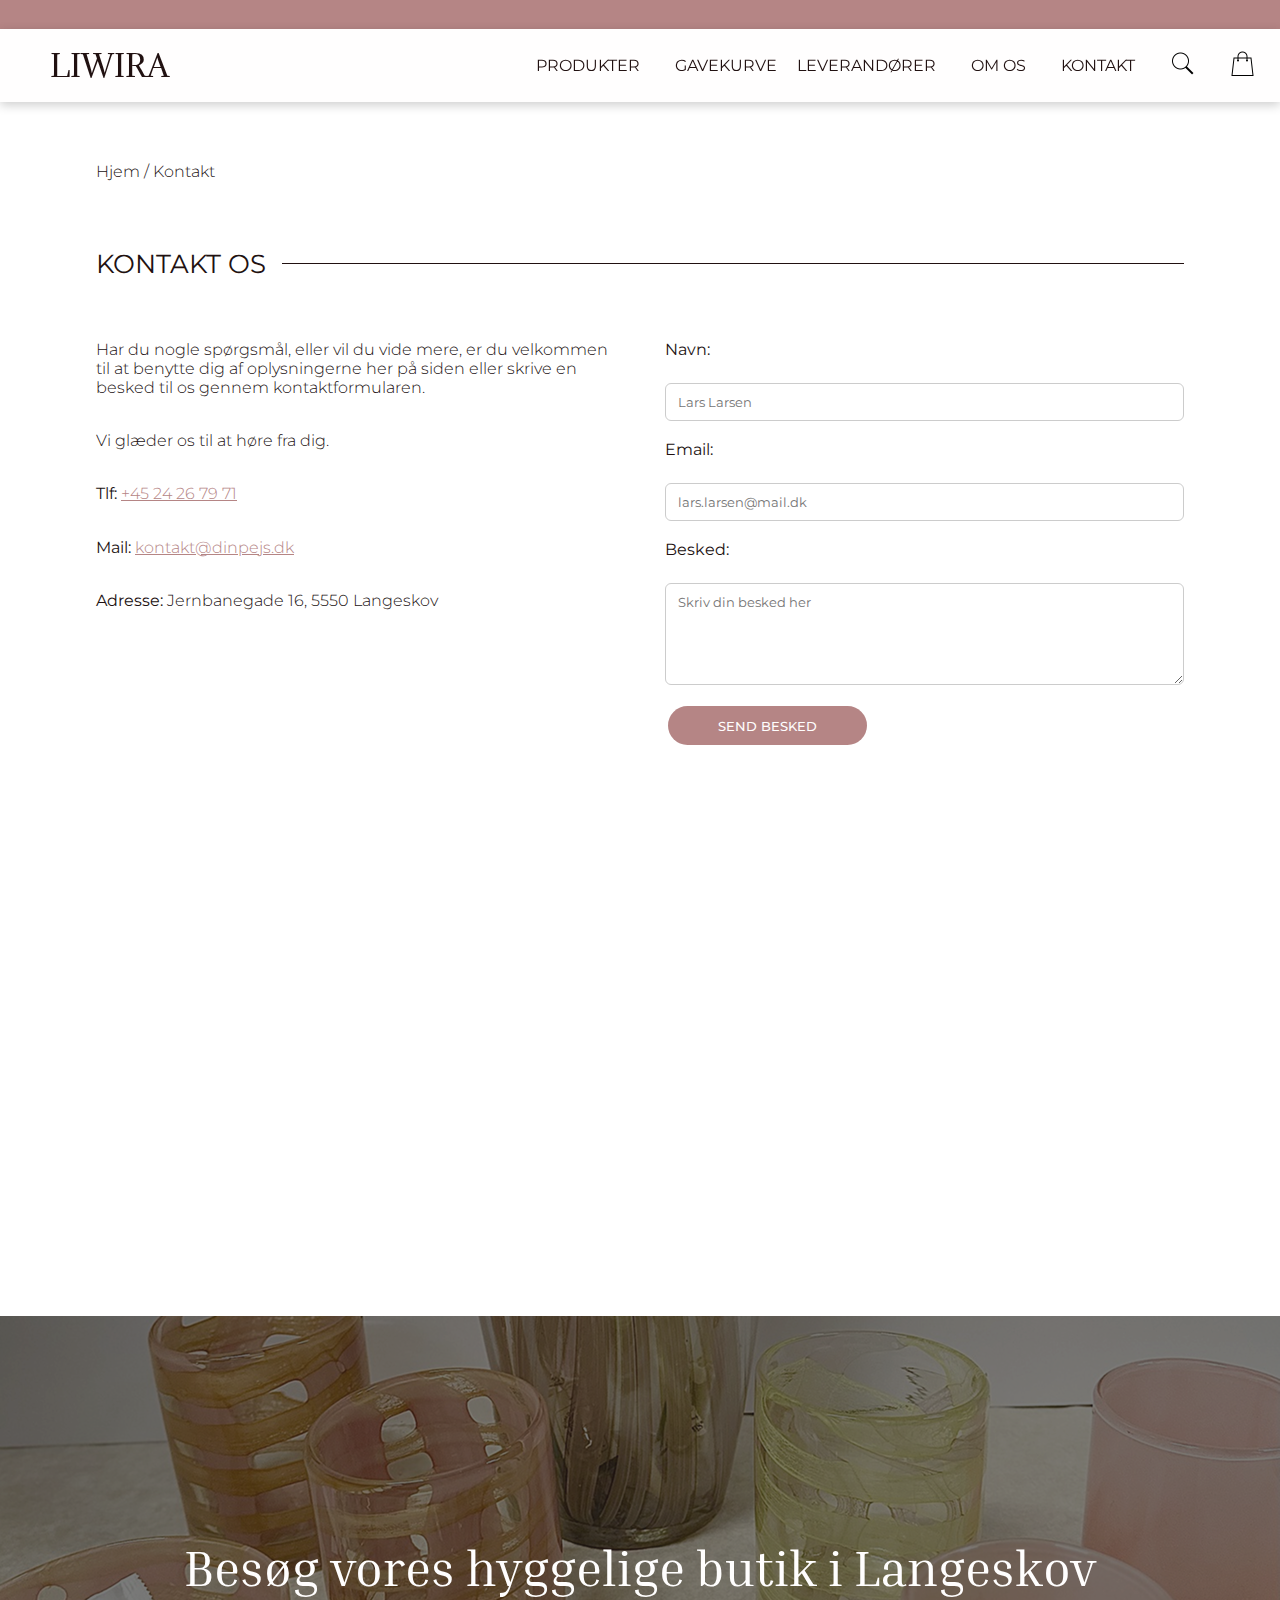
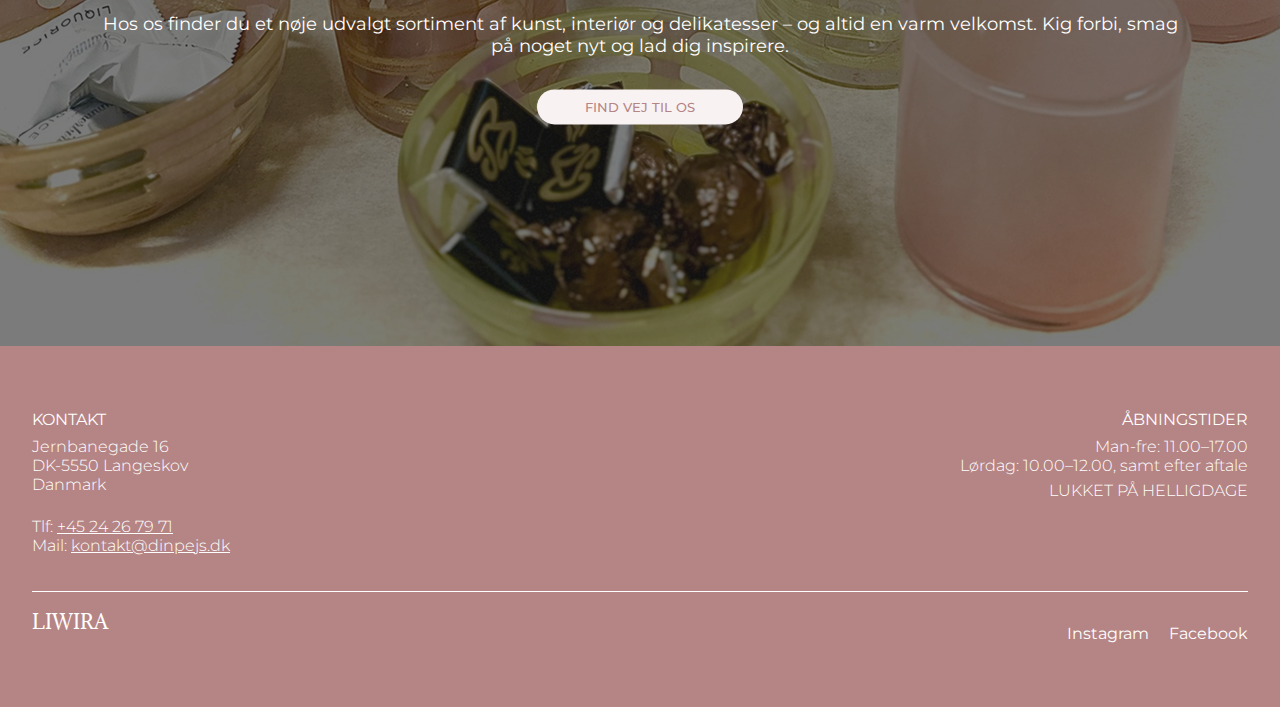
<file: kontakt.html>
<!DOCTYPE html>
<html lang="da">
<head>
  <meta charset="UTF-8" />
  <meta name="viewport" content="width=device-width, initial-scale=1.0"/>
  <title>Liwira – Gaver med omtanke</title>
  <link rel="icon" type="image/x-icon" href="img/Favicon_Liwira.png">

  <!-- Google Fonts -->
  <link rel="preconnect" href="https://fonts.googleapis.com">
  <link rel="preconnect" href="https://fonts.gstatic.com" crossorigin>
  <link href="https://fonts.googleapis.com/css2?family=Adamina&display=swap" rel="stylesheet">
  <link href="https://fonts.googleapis.com/css2?family=Inria+Serif:ital,wght@0,300;0,400;0,700;1,300;1,400;1,700&family=Montserrat:ital,wght@0,100..900;1,100..900&display=swap" rel="stylesheet">

  <!-- Styles og Scripts -->
  <link rel="stylesheet" href="main.css">
  <script defer src="main.css"></script>
  <script defer src="product.js"></script>
</head>

<body class="page-subs">

  <!-- TOPBAR -->
  <div id="top-bar">
    <span id="changing-text"></span>
  </div>

  <div class="cart-popup hidden" id="cart-popup">
  <div class="cart-content">
    <ul class="cart-items" id="cart-items"></ul>
    
<div class="cart-options">
  <label class="checkbox-label">
    <input type="checkbox" id="giftwrap-checkbox">
    Ja tak, pak hele min ordre ind
  </label>

  <label class="checkbox-label">
    <input type="checkbox" id="custom-message-checkbox">
    Jeg ønsker at skrive min egen hilsen
  </label>

  <textarea id="custom-message" class="hidden" placeholder="Skriv din hilsen her..."></textarea>
</div>

<div class="delivery-date">
  <label for="delivery-date-input">Gavekurven skal leveres den</label>
  <small>(bestil inden kl 13 for levering næstkommende hverdag)</small>

  <input type="date" id="delivery-date-input" name="delivery-date">
</div>
    
    <div class="cart-summary">
      <strong>Subtotal</strong>
      <span id="cart-total">0,00 kr</span>
    </div>

    <div class="cart-extra">
      <label>
        <input type="checkbox" checked>
        Jeg er enig med <a href="#">vilkårene og betingelserne</a>
      </label>
    </div>


    <button class="checkout-button">GÅ TIL KASSEN</button>
  </div>
</div>

  <!-- navigation --> <!-- Har taget udgangspunkt i denne video https://www.youtube.com/watch?v=U8smiWQ8Seg -->
    <nav class="nav navbar">
        <ul class="nav__sidepanel">
            <li onclick=hideNav__sidepanel()><a href="#lukknap"><svg xmlns="http://www.w3.org/2000/svg" height="50px" viewBox="0 -960 960 960" width="50px" fill="#000000"><path d="m256-200-56-56 224-224-224-224 56-56 224 224 224-224 56 56-224 224 224 224-56 56-224-224-224 224Z"/></svg></a></li>
            <li><a href="produkter.html">PRODUKTER</a></li>
            <li><a href="gavekurve.html">FÆRDIGE GAVEKURVE</a></li>
            <li><a href="egengavekurv.html">SAMMENSÆT DIN EGEN GAVEKURV</a></li>
            <li><a href="firmagaver.html">FIRMAGAVER</a></li>
            <li><a href="leverandorer.html">LEVERANDØRER</a></li>
            <li><a href="omos.html">OM OS</a></li>
            <li><a href="kontakt.html">KONTAKT</a></li>
        </ul>
        <ul class="nav__menulinje">
            <li class="nav__menulinje--logo"><a href="index.html" class="logo">LIWIRA</a></li>
            <li class="nav__menulinje--item"><a href="produkter.html">PRODUKTER</a></li>
                  <li class="dropdown">
        <a href="gavekurve.html">GAVEKURVE</a>
        <ul class="dropdown-menu">
          <li><a href="gavekurve.html">Færdige Gavekurve</a></li>
          <li><a href="egengavekurv.html">Sammensæt din egen gavekurv</a></li>
          <li><a href="firmagaver.html">Firmagaver</a></li>
        </ul>
      </li>
            <li class="nav__menulinje--item"><a href="leverandorer.html">LEVERANDØRER</a></li>
            <li class="nav__menulinje--item"><a href="omos.html">OM OS</a></li>
            <li class="nav__menulinje--item"><a href="kontakt.html">KONTAKT</a></li>
                  <li><a href="#"><img class="search-icon" src="img/search-icon_black.png" alt="search icon"></a></li>
      <li><a><img id="shop-icon" class="shop-icon" src="img/shop-icon_black.png" alt="shop icon"></a></li>
            <li class="nav__menulinje--knap" onclick="showNav__sidepanel()"><a href="#menuknap">
                <svg xmlns="http://www.w3.org/2000/svg" height="50px" viewBox="0 -960 960 960" width="50px" fill=#000000><path d="M120-240v-80h720v80H120Zm0-200v-80h720v80H120Zm0-200v-80h720v80H120Z"/></svg></a></li>
        </ul>
        </nav>


<div id="search-popup" class="search-popup hidden">
  <div class="search-popup__content">
    <span class="search-popup__close" id="close-search-popup">&times;</span>
    <input type="text" placeholder="Søg efter produkter..." class="search-popup__input">
    <button class="search-popup__button">Søg</button>
  </div>
</div>


  <main class="page">
    <div class="page__content-wrapper content-wrapper">
      <p class="breadcrumb">Hjem / Kontakt</p>
    
      <section class="contact-section">
        <h2 class="contact-section__title">KONTAKT OS</h2>
      
        <div class="contact-section__content">
          <div class="contact-section__text">
            <p>
              Har du nogle spørgsmål, eller vil du vide mere, er du velkommen til at benytte dig af oplysningerne her på siden eller skrive en besked til os gennem kontaktformularen.
            </p>
            <p>
              Vi glæder os til at høre fra dig.
            </p>
            <p><strong>Tlf:</strong> <a href="tel:+4524267971">+45 24 26 79 71</a></p>
            <p><strong>Mail:</strong> <a href="mailto:kontakt@dinpejs.dk">kontakt@dinpejs.dk</a></p>
            <p><strong>Adresse:</strong> Jernbanegade 16, 5550 Langeskov</p>
          </div>
      
          <div class="contact-section__form-wrapper">
            <form id="contactForm" class="contact-form" novalidate>
              <label for="name">Navn:</label><br />
              <input type="text" id="name" name="name" required placeholder="Lars Larsen" /><br />
          
              <label for="email">Email:</label><br />
              <input type="email" id="email" name="email" required placeholder="lars.larsen@mail.dk" /><br />
          
              <label for="message">Besked:</label><br />
              <textarea id="message" name="message" rows="5" required placeholder="Skriv din besked her"></textarea><br />
          
              <button type="submit" class="contact-btn button contact-btn--small">SEND BESKED</button>
            </form>
          </div>
          
            
          <div id="toast" class="toast"></div>



        <div class="contact-section__map-wrapper">
          <iframe
            src="https://www.google.com/maps/embed?pb=!1m18!1m12!1m3!1d2267.8855341789713!2d10.588910576397708!3d55.36000122217797!2m3!1f0!2f0!3f0!3m2!1i1024!2i768!4f13.1!3m3!1m2!1s0x464d19da8ae2a177%3A0x4755fff4d180b7b0!2sPejsemontering%20Fyn%20%26%20LIWIRA!5e0!3m2!1sda!2sdk!4v1747735210302!5m2!1sda!2sdk"
            allowfullscreen=""
            loading="lazy"
            referrerpolicy="no-referrer-when-downgrade"
          ></iframe>
        </div>
      </div>
    </section>
    </div>
        
      
      

<!-- Besøg vores butik -->
<div class="visit-store">
  <img src="img/visit-store-image.png" class="visit-store__bg" alt="Baggrundsbillede">

  <div class="visit-store__overlay"></div>

  <div class="visit-store__text-content">
    <h4 class="visit-store__heading">Besøg vores hyggelige butik i Langeskov</h4>
    <h2 class="visit-store__subheading">
      Hos os finder du et nøje udvalgt sortiment af kunst, interiør og delikatesser – og altid en varm velkomst. Kig forbi, smag på noget nyt og lad dig inspirere.
    </h2>
    <a href="kontakt.html" class="visit-store__button">FIND VEJ TIL OS</a>
  </div>
</div>
  </main>

  <footer class="site-footer">
    <div class="site-footer__info">
      <div class="site-footer__contact">
        <h3>KONTAKT</h3>
        <p>Jernbanegade 16<br>DK-5550 Langeskov<br>Danmark</p>
        <br>
        <p>
            Tlf: <a href="tel:+4524267971">+45 24 26 79 71</a><br>
            Mail: <a href="mailto:kontakt@dinpejs.dk">kontakt@dinpejs.dk</a>
          </p>
      </div>
      <div class="site-footer__hours">
        <h3>ÅBNINGSTIDER</h3>
        <p>Man-fre: 11.00–17.00<br>Lørdag: 10.00–12.00, samt efter aftale</p>
        <p>LUKKET PÅ HELLIGDAGE</p>
      </div>
    </div>
    <div class="site-footer__bottom">
      <p class="site-footer__brand">LIWIRA</p>
      <div class="site-footer__social-links">
        <a href="https://www.instagram.com/liwira_/" target="_blank">Instagram</a>
        <a href="https://www.facebook.com/Liwira.gavebutik" target="_blank">Facebook</a>
      </div>
    </div>
  </footer>
</body>
</html>
</file>
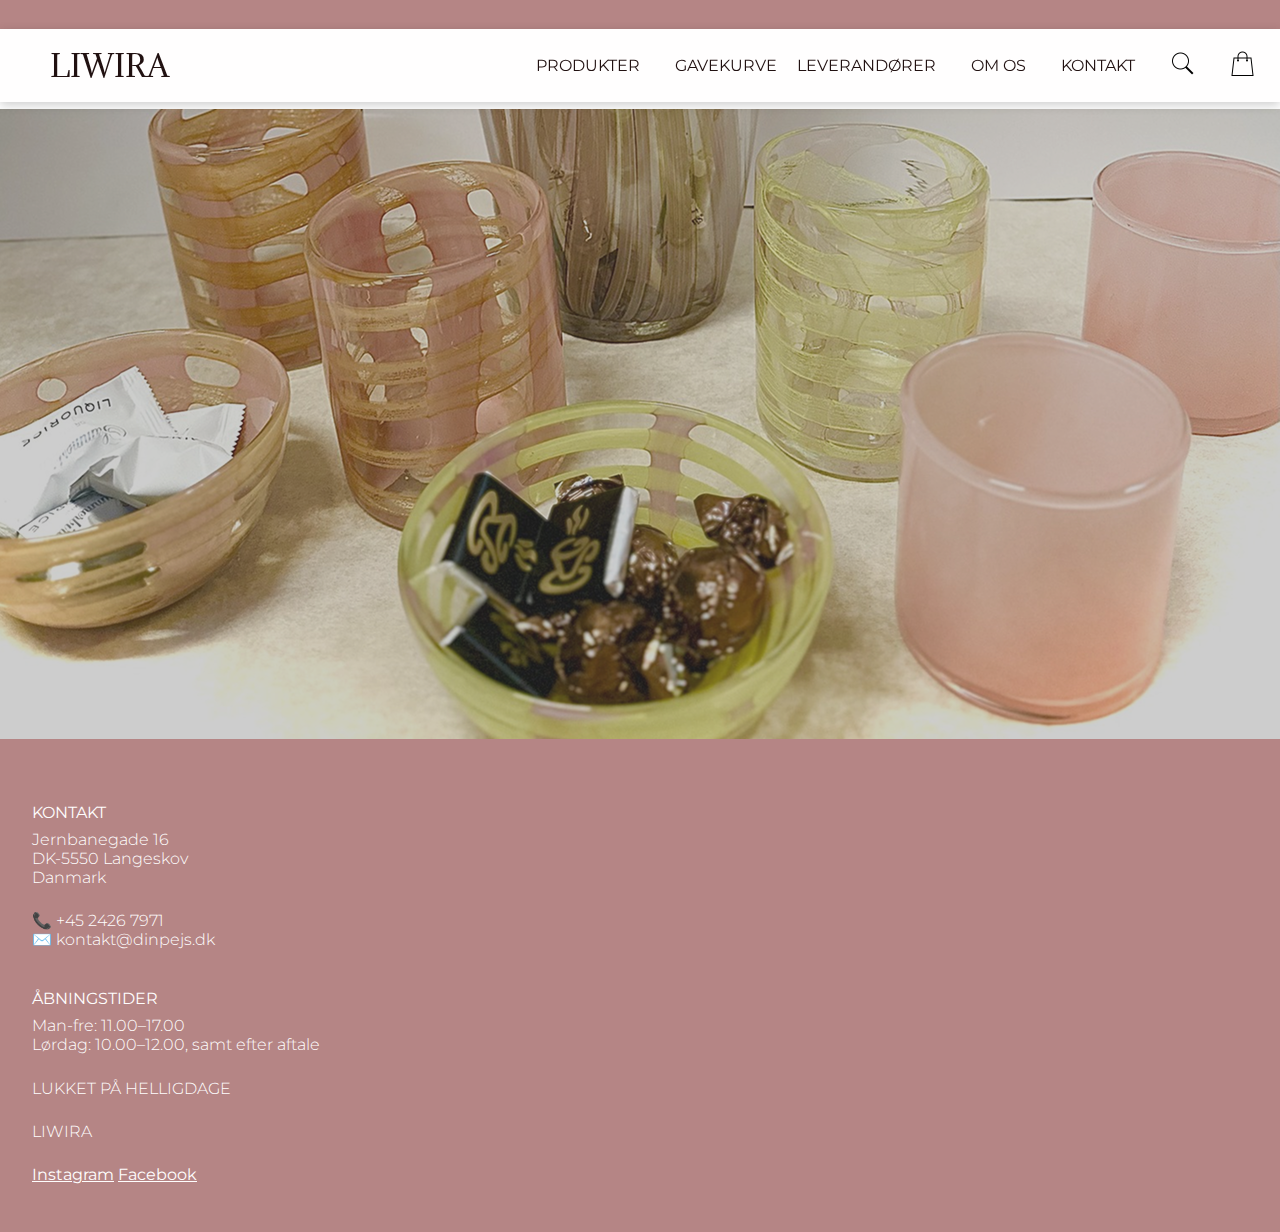
<file: kurv.html>
<!DOCTYPE html>
<html lang="da">
<head>
  <meta charset="UTF-8" />
  <meta name="viewport" content="width=device-width, initial-scale=1.0"/>
  <title>Liwira – Gaver med omtanke</title>

  <!-- Google Fonts -->
  <link rel="preconnect" href="https://fonts.googleapis.com">
  <link rel="preconnect" href="https://fonts.gstatic.com" crossorigin>
  <link href="https://fonts.googleapis.com/css2?family=Adamina&display=swap" rel="stylesheet">
  <link href="https://fonts.googleapis.com/css2?family=Inria+Serif:ital,wght@0,300;0,400;0,700;1,300;1,400;1,700&family=Montserrat:ital,wght@0,100..900;1,100..900&display=swap" rel="stylesheet">

  <!-- Styles og Scripts -->
  <link rel="stylesheet" href="main.css">
  <script src="product.js" defer></script>
</head>

<body class="page-subs">

  <!-- TOPBAR -->
  <div id="top-bar">
    <span id="changing-text"></span>
  </div>

  <!-- navigation --> <!-- Har taget udgangspunkt i denne video https://www.youtube.com/watch?v=U8smiWQ8Seg -->
    <nav class="nav navbar">
        <ul class="nav__sidepanel">
            <li onclick=hideNav__sidepanel()><a href="#lukknap"><svg xmlns="http://www.w3.org/2000/svg" height="50px" viewBox="0 -960 960 960" width="50px" fill="#000000"><path d="m256-200-56-56 224-224-224-224 56-56 224 224 224-224 56 56-224 224 224 224-56 56-224-224-224 224Z"/></svg></a></li>
            <li><a href="produkter.html">PRODUKTER</a></li>
            <li><a href="gavekurve.html">FÆRDIGE GAVEKURVE</a></li>
            <li><a href="egengavekurv.html">SAMMENSÆT DIN EGEN GAVEKURV</a></li>
            <li><a href="firmagaver.html">FIRMAGAVER</a></li>
            <li><a href="leverandorer.html">LEVERANDØRER</a></li>
            <li><a href="omos.html">OM OS</a></li>
            <li><a href="kontakt.html">KONTAKT</a></li>
        </ul>
        <ul class="nav__menulinje">
            <li class="nav__menulinje--logo"><a href="index.html" class="logo">LIWIRA</a></li>
            <li class="nav__menulinje--item"><a href="produkter.html">PRODUKTER</a></li>
                  <li class="dropdown">
        <a href="gavekurve.html">GAVEKURVE</a>
        <ul class="dropdown-menu">
          <li><a href="faerdigegavekurve.html">Færdige Gavekurve</a></li>
          <li><a href="egengavekurv.html">Sammensæt din egen gavekurv</a></li>
          <li><a href="firmagaver.html">Firmagaver</a></li>
        </ul>
      </li>
            <li class="nav__menulinje--item"><a href="leverandorer.html">LEVERANDØRER</a></li>
            <li class="nav__menulinje--item"><a href="omos.html">OM OS</a></li>
            <li class="nav__menulinje--item"><a href="kontakt.html">KONTAKT</a></li>
                  <li><a href="#"><img class="search-icon" src="img/search-icon_black.png" alt="search icon"></a></li>
      <li><a href="kurv.html"><img class="shop-icon" src="img/shop-icon_black.png" alt="shop icon"></a></li>
            <li class="nav__menulinje--knap" onclick="showNav__sidepanel()"><a href="#menuknap">
                <svg xmlns="http://www.w3.org/2000/svg" height="50px" viewBox="0 -960 960 960" width="50px" fill=#000000><path d="M120-240v-80h720v80H120Zm0-200v-80h720v80H120Zm0-200v-80h720v80H120Z"/></svg></a></li>
        </ul>
        </nav>

<main>
<p>Afhenting eller levering</p>
</main>


    <!-- Besøg vores butik -->
    <div class="visit-store">
      <img src="img/footer-image.png" class="store-bg" alt="Baggrundsbillede">
    
      <!-- Overlay baggrund -->
      <div class="store-overlay-bg"></div>
    
      <!-- Centreret tekst-indhold -->
      <div class="store-text-content">
        <h4>Besøg vores hyggelige butik i Langeskov</h4>
        <br>
        <h2>Hos os finder du et nøje udvalgt sortiment af kunst, interiør og delikatesser – og altid en varm velkomst. Kig forbi, smag på noget nyt og lad dig inspirere.</h2>
        <br><br><br>
        <a href="kontakt.html" class="button">FIND VEJ TIL OS</a>
      </div>
    </div>
  
    <!-- Footer -->
    <footer class="site-footer">
      <div class="footer-info">
        <div class="contact">
          <h3>KONTAKT</h3>
          <p>Jernbanegade 16<br>DK-5550 Langeskov<br>Danmark</p>
          <p>📞 +45 2426 7971<br>✉️ kontakt@dinpejs.dk</p>
        </div>
        <div class="hours">
          <h3>ÅBNINGSTIDER</h3>
          <p>Man-fre: 11.00–17.00<br>Lørdag: 10.00–12.00, samt efter aftale</p>
          <p>LUKKET PÅ HELLIGDAGE</p>
        </div>
      </div>
      <div class="footer-bottom">
        <p>LIWIRA</p>
        <div class="social-links">
          <a href="https://www.instagram.com/liwira_/">Instagram</a>
          <a href="https://www.facebook.com/Liwira.gavebutik">Facebook</a>
        </div>
      </div>
    </footer>
  </main>

</body>
</html>
</file>
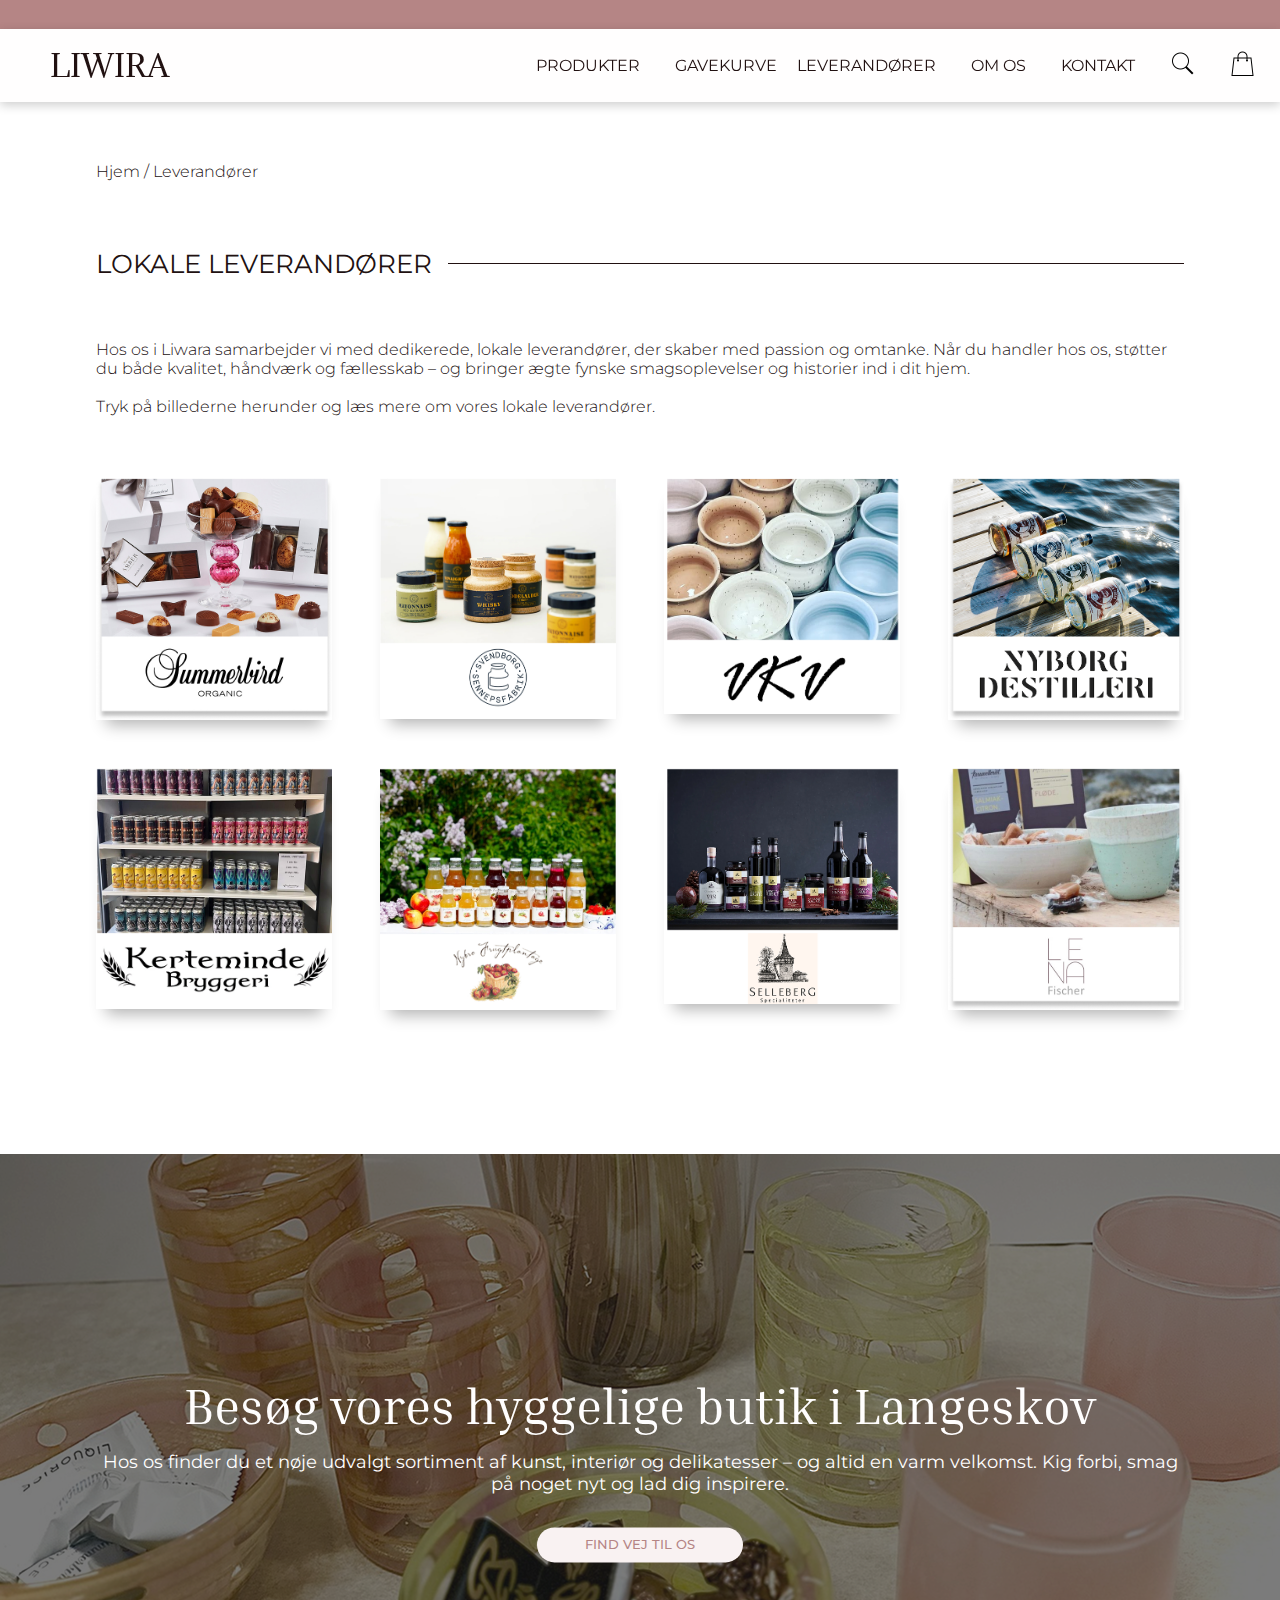
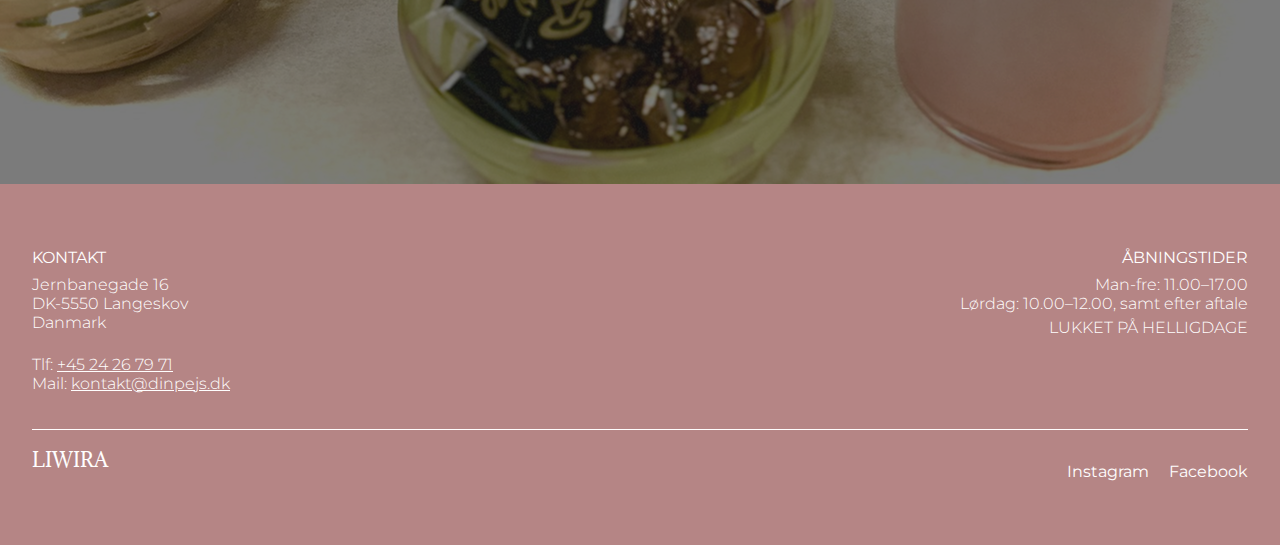
<file: leverandorer.html>
<!DOCTYPE html>
<html lang="da">
<head>
  <meta charset="UTF-8" />
  <meta name="viewport" content="width=device-width, initial-scale=1.0"/>
  <title>Liwira – Gaver med omtanke</title>
  <link rel="icon" type="image/x-icon" href="img/Favicon_Liwira.png">

  <!-- Google Fonts -->
  <link rel="preconnect" href="https://fonts.googleapis.com">
  <link rel="preconnect" href="https://fonts.gstatic.com" crossorigin>
  <link href="https://fonts.googleapis.com/css2?family=Adamina&display=swap" rel="stylesheet">
  <link href="https://fonts.googleapis.com/css2?family=Inria+Serif:ital,wght@0,300;0,400;0,700;1,300;1,400;1,700&family=Montserrat:ital,wght@0,100..900;1,100..900&display=swap" rel="stylesheet">

  <!-- Styles og Scripts -->
  <link rel="stylesheet" href="main.css">
    <link rel="stylesheet" href="https://cdnjs.cloudflare.com/ajax/libs/font-awesome/6.2.0/css/all.min.css">
    <script src="product.js" defer></script>
  <script defer src="main.js"></script>
</head>

<body class="page-subs">

    <!-- TOPBAR -->
  <div id="top-bar">
    <span id="changing-text"></span>
  </div>

  <div class="cart-popup hidden" id="cart-popup">
  <div class="cart-content">
    <ul class="cart-items" id="cart-items"></ul>
    
<div class="cart-options">
  <label class="checkbox-label">
    <input type="checkbox" id="giftwrap-checkbox">
    Ja tak, pak hele min ordre ind
  </label>

  <label class="checkbox-label">
    <input type="checkbox" id="custom-message-checkbox">
    Jeg ønsker at skrive min egen hilsen
  </label>

  <textarea id="custom-message" class="hidden" placeholder="Skriv din hilsen her..."></textarea>
</div>

<div class="delivery-date">
  <label for="delivery-date-input">Gavekurven skal leveres den</label>
  <small>(bestil inden kl 13 for levering næstkommende hverdag)</small>

  <input type="date" id="delivery-date-input" name="delivery-date">
</div>
    
    <div class="cart-summary">
      <strong>Subtotal</strong>
      <span id="cart-total">0,00 kr</span>
    </div>

    <div class="cart-extra">
      <label>
        <input type="checkbox" checked>
        Jeg er enig med <a href="#">vilkårene og betingelserne</a>
      </label>
    </div>


    <button class="checkout-button">GÅ TIL KASSEN</button>
  </div>
</div>

  
  <!-- navigation --> <!-- Har taget udgangspunkt i denne video https://www.youtube.com/watch?v=U8smiWQ8Seg -->
    <nav class="nav navbar">
        <ul class="nav__sidepanel">
            <li onclick=hideNav__sidepanel()><a href="#lukknap"><svg xmlns="http://www.w3.org/2000/svg" height="50px" viewBox="0 -960 960 960" width="50px" fill="#000000"><path d="m256-200-56-56 224-224-224-224 56-56 224 224 224-224 56 56-224 224 224 224-56 56-224-224-224 224Z"/></svg></a></li>
            <li><a href="produkter.html">PRODUKTER</a></li>
            <li><a href="gavekurve.html">FÆRDIGE GAVEKURVE</a></li>
            <li><a href="egengavekurv.html">SAMMENSÆT DIN EGEN GAVEKURV</a></li>
            <li><a href="firmagaver.html">FIRMAGAVER</a></li>
            <li><a href="leverandorer.html">LEVERANDØRER</a></li>
            <li><a href="omos.html">OM OS</a></li>
            <li><a href="kontakt.html">KONTAKT</a></li>
        </ul>
        <ul class="nav__menulinje">
            <li class="nav__menulinje--logo"><a href="index.html" class="logo">LIWIRA</a></li>
            <li class="nav__menulinje--item"><a href="produkter.html">PRODUKTER</a></li>
                  <li class="dropdown">
        <a href="gavekurve.html">GAVEKURVE</a>
        <ul class="dropdown-menu">
          <li><a href="gavekurve.html">Færdige Gavekurve</a></li>
          <li><a href="egengavekurv.html">Sammensæt din egen gavekurv</a></li>
          <li><a href="firmagaver.html">Firmagaver</a></li>
        </ul>
      </li>
            <li class="nav__menulinje--item"><a href="leverandorer.html">LEVERANDØRER</a></li>
            <li class="nav__menulinje--item"><a href="omos.html">OM OS</a></li>
            <li class="nav__menulinje--item"><a href="kontakt.html">KONTAKT</a></li>
                  <li><a href="#"><img class="search-icon" src="img/search-icon_black.png" alt="search icon"></a></li>
      <li><a href="#"><img id="shop-icon" class="shop-icon" src="img/shop-icon_black.png" alt="shop icon"></a></li>
            <li class="nav__menulinje--knap" onclick="showNav__sidepanel()"><a href="#menuknap">
                <svg xmlns="http://www.w3.org/2000/svg" height="50px" viewBox="0 -960 960 960" width="50px" fill=#000000><path d="M120-240v-80h720v80H120Zm0-200v-80h720v80H120Zm0-200v-80h720v80H120Z"/></svg></a></li>
        </ul>
        </nav>


<div id="search-popup" class="search-popup hidden">
  <div class="search-popup__content">
    <span class="search-popup__close" id="close-search-popup">&times;</span>
    <input type="text" placeholder="Søg efter produkter..." class="search-popup__input">
    <button class="search-popup__button">Søg</button>
  </div>
</div>



    <main class="page">
      <div class="page__content-wrapper content-wrapper">
        <p class="breadcrumb">Hjem / Leverandører</p>
        
        <section class="suppliers">
          <h2 class="suppliers__heading">LOKALE LEVERANDØRER</h2>
          <p class="suppliers__description">
            Hos os i Liwara samarbejder vi med dedikerede, lokale leverandører, der skaber med passion og omtanke.
            Når du handler hos os, støtter du både kvalitet, håndværk og fællesskab – og bringer ægte fynske smagsoplevelser
            og historier ind i dit hjem.<br><br>
            Tryk på billederne herunder og læs mere om vores lokale leverandører.
          </p>
        </section>
        
        <div class="suppliers__grid">
          <a class="suppliers__item" href="https://summerbird.dk/?gad_source=1&gad_campaignid=19537520393&gbraid=0AAAAADkSXqEl6YPJ9Q4uMz0A3W_-zuurG&gclid=Cj0KCQjwucDBBhDxARIsANqFdr0WcUtrmjczsdL4VJfGSvxUVNCbtjgb6Dsb_NOfqCQuGR2ocGOcVIoaAklnEALw_wcB" 
              target="_blank" 
              rel="noopener noreferrer">
              <img class="suppliers__image" src="img/summerbird.jpg" alt="Summerbird logo">
          </a>
          <a class="suppliers__item" href="https://svendborgsennep.dk/?gad_source=1&gad_campaignid=21857075515&gbraid=0AAAAA9uW1xCEK1q_vJlTfVjCYfDB16Okk&gclid=Cj0KCQjwucDBBhDxARIsANqFdr064HJXwsOT8DVnAN8igcAoxNGO2uenfvt3CzPScuPl2wof9fV5cvIaAmr-EALw_wcB"
              target="_blank" 
              rel="noopener noreferrer">
            <img class="suppliers__image" src="img/svendborg-sennepsfabrik.jpg" alt="Svendorg Sennepsfabrik logo">
          </a>
          <a class="suppliers__item" href="https://www.heidivang.dk/"
              target="_blank" 
              rel="noopener noreferrer">
            <img class="suppliers__image" src="img/vkv.jpg" alt="VKV logo">
          </a>
          <a class="suppliers__item" href="https://nyborgdestilleri.dk/"
              target="_blank" 
              rel="noopener noreferrer">
            <img class="suppliers__image" src="img/nyborg-destilleri.jpg" alt="Nyborg Destilleri logo">
          </a>
          <a class="suppliers__item" href="https://kertemindebryggeri.dk/"
              target="_blank" 
              rel="noopener noreferrer">
            <img class="suppliers__image" src="img/kerteminde-bryggeri.jpg" alt="Kerteminde Bryggeri logo">
          </a>
          <a class="suppliers__item" href="https://nybrofrugt.dk/"
              target="_blank" 
              rel="noopener noreferrer">
            <img class="suppliers__image" src="img/nybro-frugtplantage.jpg" alt="Nybro Frugtplantage logo">
          </a>
           <a class="suppliers__item" href="https://kaerspecialiteter.dk/selleberg-specialiteter/"
              target="_blank" 
              rel="noopener noreferrer">
            <img class="suppliers__image" src="img/selleberg-specialiteter.jpg" alt="Selleberg Specialiteter logo">
          </a>
          <a class="suppliers__item" href="https://www.instagram.com/lena.fischer.keramik/"
              target="_blank" 
              rel="noopener noreferrer">
            <img class="suppliers__image" src="img/lena-fischer.jpg" alt="Lena Fischer logo">
          </a>
        </div>
      </div>

        
<!-- Besøg vores butik -->
<div class="visit-store">
  <img src="img/visit-store-image.png" class="visit-store__bg" alt="Baggrundsbillede">

  <div class="visit-store__overlay"></div>

  <div class="visit-store__text-content">
    <h4 class="visit-store__heading">Besøg vores hyggelige butik i Langeskov</h4>
    <h2 class="visit-store__subheading">
      Hos os finder du et nøje udvalgt sortiment af kunst, interiør og delikatesser – og altid en varm velkomst. Kig forbi, smag på noget nyt og lad dig inspirere.
    </h2>
    <a href="kontakt.html" class="visit-store__button">FIND VEJ TIL OS</a>
  </div>
</div>
      </main>
    
      <footer class="site-footer">
        <div class="site-footer__info">
          <div class="site-footer__contact">
            <h3>KONTAKT</h3>
            <p>Jernbanegade 16<br>DK-5550 Langeskov<br>Danmark</p>
            <br>
            <p>
            Tlf: <a href="tel:+4524267971">+45 24 26 79 71</a><br>
            Mail: <a href="mailto:kontakt@dinpejs.dk">kontakt@dinpejs.dk</a>
          </p>
          </div>
          <div class="site-footer__hours">
            <h3>ÅBNINGSTIDER</h3>
            <p>Man-fre: 11.00–17.00<br>Lørdag: 10.00–12.00, samt efter aftale</p>
            <p>LUKKET PÅ HELLIGDAGE</p>
          </div>
        </div>
        <div class="site-footer__bottom">
          <p class="site-footer__brand">LIWIRA</p>
          <div class="site-footer__social-links">
            <a href="https://www.instagram.com/liwira_/" target="_blank">Instagram</a>
            <a href="https://www.facebook.com/Liwira.gavebutik" target="_blank">Facebook</a>
          </div>
        </div>
      </footer>
</body>
</html>
</file>
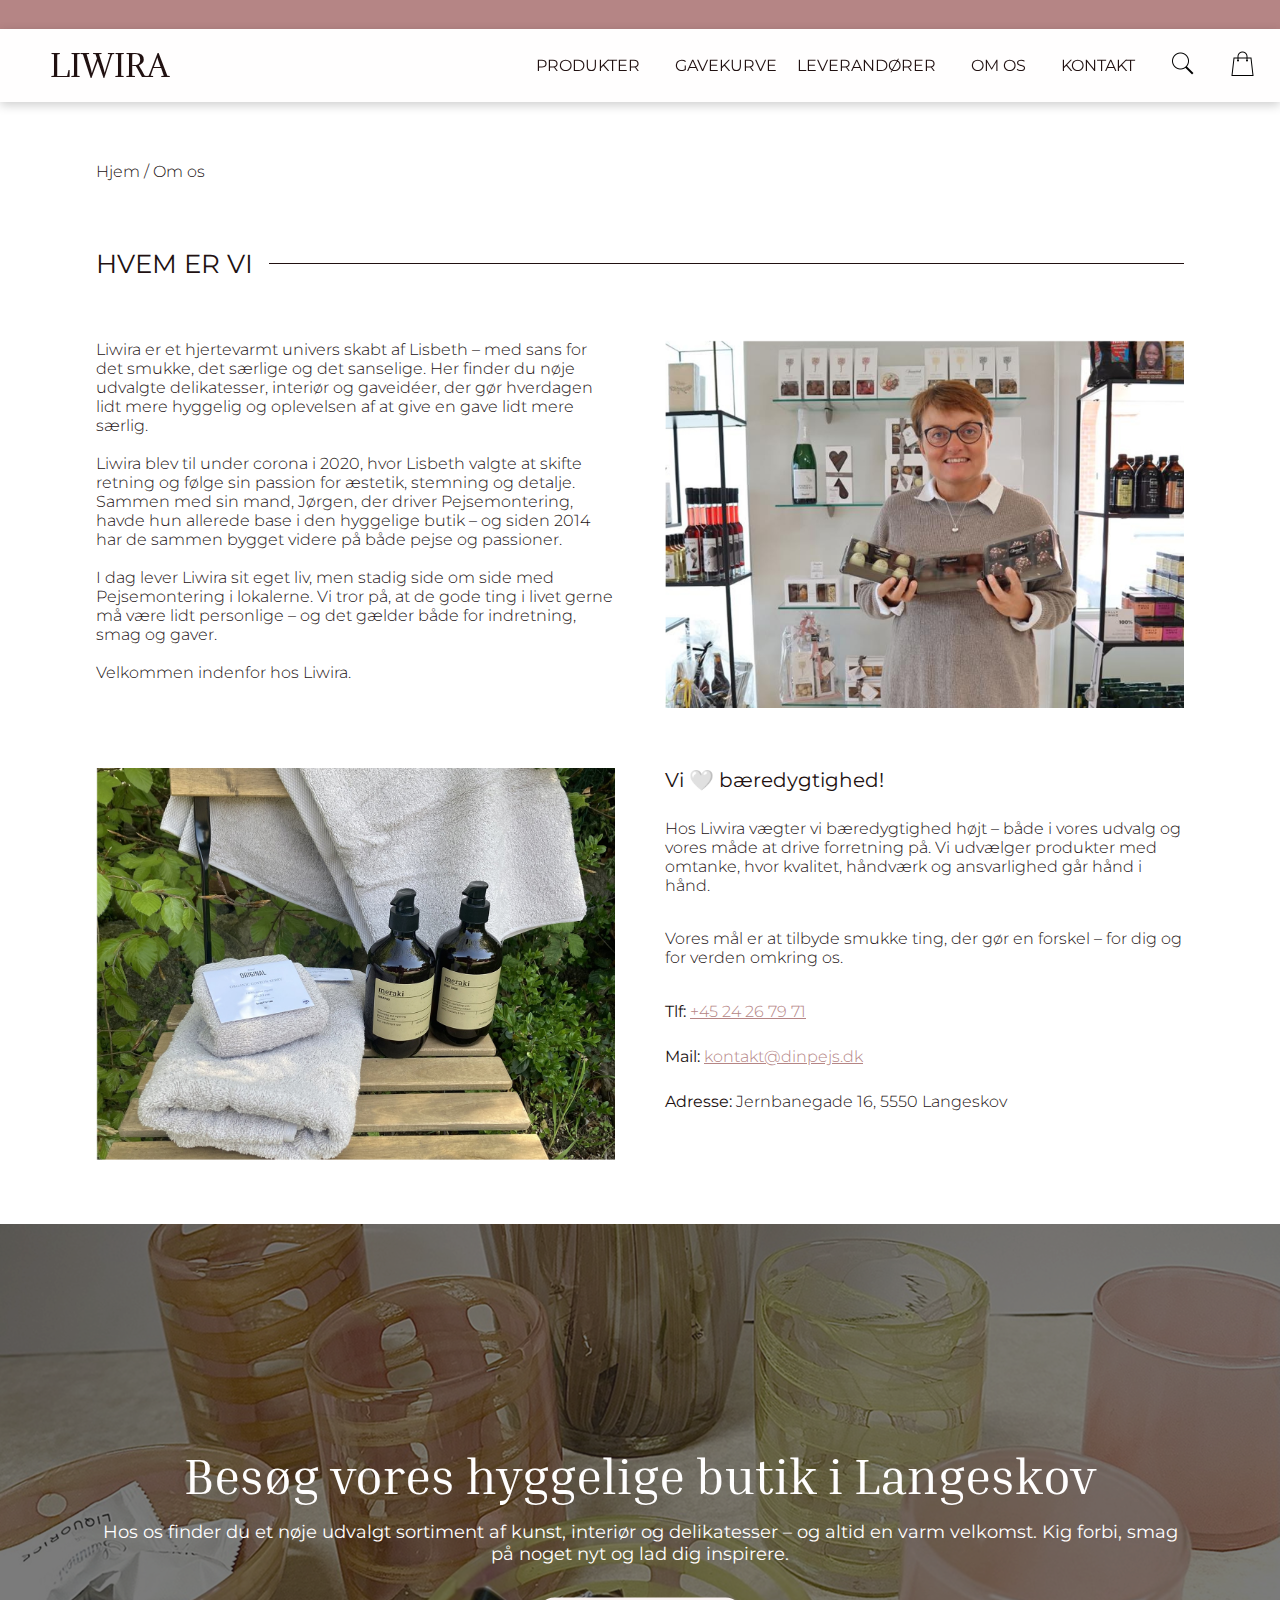
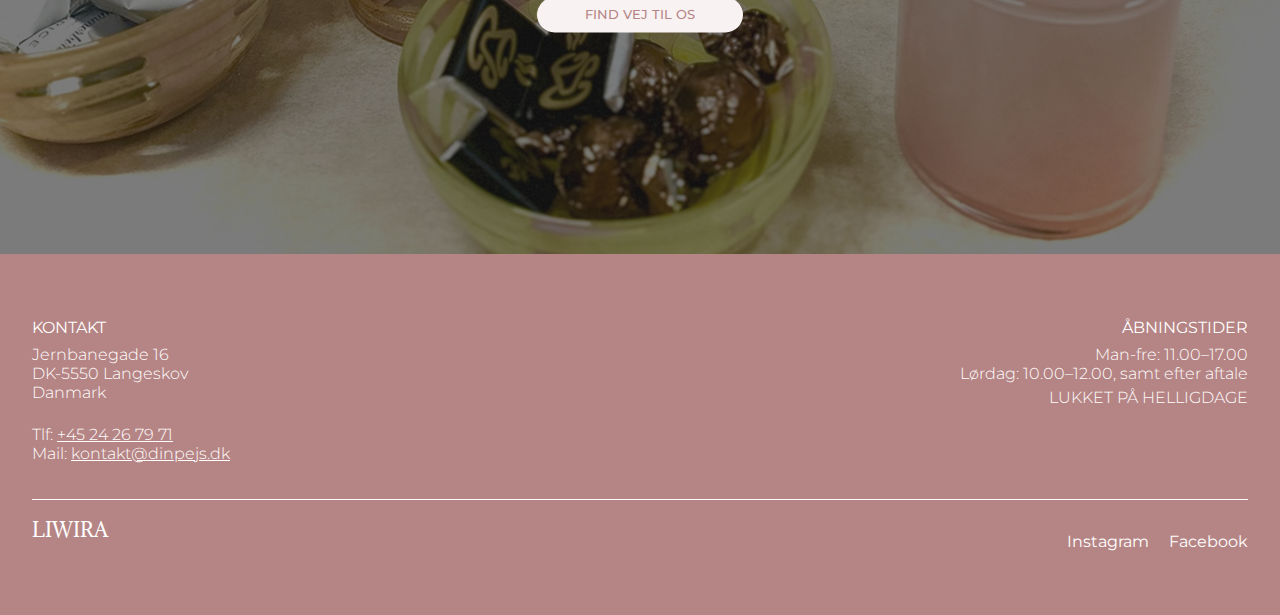
<file: omos.html>
<!DOCTYPE html>
<html lang="da">
<head>
  <meta charset="UTF-8" />
  <meta name="viewport" content="width=device-width, initial-scale=1.0"/>
  <title>Liwira – Gaver med omtanke</title>
  <link rel="icon" type="image/x-icon" href="img/Favicon_Liwira.png">

  <!-- Google Fonts -->
  <link rel="preconnect" href="https://fonts.googleapis.com">
  <link rel="preconnect" href="https://fonts.gstatic.com" crossorigin>
  <link href="https://fonts.googleapis.com/css2?family=Adamina&display=swap" rel="stylesheet">
  <link href="https://fonts.googleapis.com/css2?family=Inria+Serif:ital,wght@0,300;0,400;0,700;1,300;1,400;1,700&family=Montserrat:ital,wght@0,100..900;1,100..900&display=swap" rel="stylesheet">

  <!-- Styles og Scripts -->
  <link rel="stylesheet" href="main.css">
  <script defer src="main.js"></script>
  <script defer src="product.js"></script>
</head>

<body class="page-subs">

  <!-- TOPBAR -->
  <div id="top-bar">
    <span id="changing-text"></span>
  </div>

  <div class="cart-popup hidden" id="cart-popup">
  <div class="cart-content">
    <ul class="cart-items" id="cart-items"></ul>
    
<div class="cart-options">
  <label class="checkbox-label">
    <input type="checkbox" id="giftwrap-checkbox">
    Ja tak, pak hele min ordre ind
  </label>

  <label class="checkbox-label">
    <input type="checkbox" id="custom-message-checkbox">
    Jeg ønsker at skrive min egen hilsen
  </label>

  <textarea id="custom-message" class="hidden" placeholder="Skriv din hilsen her..."></textarea>
</div>

<div class="delivery-date">
  <label for="delivery-date-input">Gavekurven skal leveres den</label>
  <small>(bestil inden kl 13 for levering næstkommende hverdag)</small>

  <input type="date" id="delivery-date-input" name="delivery-date">
</div>
    
    <div class="cart-summary">
      <strong>Subtotal</strong>
      <span id="cart-total">0,00 kr</span>
    </div>

    <div class="cart-extra">
      <label>
        <input type="checkbox" checked>
        Jeg er enig med <a href="#">vilkårene og betingelserne</a>
      </label>
    </div>


    <button class="checkout-button">GÅ TIL KASSEN</button>
  </div>
</div>

  
  <!-- navigation --> <!-- Har taget udgangspunkt i denne video https://www.youtube.com/watch?v=U8smiWQ8Seg -->
    <nav class="nav navbar">
        <ul class="nav__sidepanel">
            <li onclick=hideNav__sidepanel()><a href="#lukknap"><svg xmlns="http://www.w3.org/2000/svg" height="50px" viewBox="0 -960 960 960" width="50px" fill="#000000"><path d="m256-200-56-56 224-224-224-224 56-56 224 224 224-224 56 56-224 224 224 224-56 56-224-224-224 224Z"/></svg></a></li>
            <li><a href="produkter.html">PRODUKTER</a></li>
            <li><a href="gavekurve.html">FÆRDIGE GAVEKURVE</a></li>
            <li><a href="egengavekurv.html">SAMMENSÆT DIN EGEN GAVEKURV</a></li>
            <li><a href="firmagaver.html">FIRMAGAVER</a></li>
            <li><a href="leverandorer.html">LEVERANDØRER</a></li>
            <li><a href="omos.html">OM OS</a></li>
            <li><a href="kontakt.html">KONTAKT</a></li>
        </ul>
        <ul class="nav__menulinje">
            <li class="nav__menulinje--logo"><a href="index.html" class="logo">LIWIRA</a></li>
            <li class="nav__menulinje--item"><a href="produkter.html">PRODUKTER</a></li>
                  <li class="dropdown">
        <a href="gavekurve.html">GAVEKURVE</a>
        <ul class="dropdown-menu">
          <li><a href="gavekurve.html">Færdige Gavekurve</a></li>
          <li><a href="egengavekurv.html">Sammensæt din egen gavekurv</a></li>
          <li><a href="firmagaver.html">Firmagaver</a></li>
        </ul>
      </li>
            <li class="nav__menulinje--item"><a href="leverandorer.html">LEVERANDØRER</a></li>
            <li class="nav__menulinje--item"><a href="omos.html">OM OS</a></li>
            <li class="nav__menulinje--item"><a href="kontakt.html">KONTAKT</a></li>
                  <li><a href="#"><img class="search-icon" src="img/search-icon_black.png" alt="search icon"></a></li>
      <li><a><img id="shop-icon" class="shop-icon" src="img/shop-icon_black.png" alt="shop icon"></a></li>
            <li class="nav__menulinje--knap" onclick="showNav__sidepanel()"><a href="#menuknap">
                <svg xmlns="http://www.w3.org/2000/svg" height="50px" viewBox="0 -960 960 960" width="50px" fill=#000000><path d="M120-240v-80h720v80H120Zm0-200v-80h720v80H120Zm0-200v-80h720v80H120Z"/></svg></a></li>
        </ul>
        </nav>


<div id="search-popup" class="search-popup hidden">
  <div class="search-popup__content">
    <span class="search-popup__close" id="close-search-popup">&times;</span>
    <input type="text" placeholder="Søg efter produkter..." class="search-popup__input">
    <button class="search-popup__button">Søg</button>
  </div>
</div>

  
<main class="page">
      <div class="page__content-wrapper content-wrapper">
        <p class="breadcrumb">Hjem / Om os</p>
  
    <section class="about-us-section">
      <h2>HVEM ER VI</h2>
      <div class="about-us-content">
        <div class="about-us-text">
          <p>
            Liwira er et hjertevarmt univers skabt af Lisbeth – med sans for det smukke, det særlige og det sanselige. Her finder du nøje udvalgte delikatesser, interiør og gaveidéer, der gør hverdagen lidt mere hyggelig og oplevelsen af at give en gave lidt mere særlig.<br><br>
            Liwira blev til under corona i 2020, hvor Lisbeth valgte at skifte retning og følge sin passion for æstetik, stemning og detalje. Sammen med sin mand, Jørgen, der driver Pejsemontering, havde hun allerede base i den hyggelige butik – og siden 2014 har de sammen bygget videre på både pejse og passioner.<br><br>
            I dag lever Liwira sit eget liv, men stadig side om side med Pejsemontering i lokalerne. Vi tror på, at de gode ting i livet gerne må være lidt personlige – og det gælder både for indretning, smag og gaver.<br><br>
            Velkommen indenfor hos Liwira.
          </p>
        </div>
        <div class="about-us-image">
          <img src="img/lisbeth_2.jpg" alt="Lisbeth, the owner, in the shop">
        </div>
      </div>
    </section>
  
    <section class="sustainability-section">
      <div class="sustainability-content">
        <div class="sustainability-image">
          <img src="img/sustainable.jpg" alt="Sustainable products">
        </div>
        <div class="sustainability-text">
          <h4>Vi 🤍 bæredygtighed!</h4>
          <p>
            Hos Liwira vægter vi bæredygtighed højt – både i vores udvalg og vores måde at drive forretning på. Vi udvælger produkter med omtanke, hvor kvalitet, håndværk og ansvarlighed går hånd i hånd.
          </p>
          <p>
            Vores mål er at tilbyde smukke ting, der gør en forskel – for dig og for verden omkring os.
          </p>
          <div class="contact-info">
            <p><strong>Tlf:</strong> <a href="tel:+4524267971">+45 24 26 79 71</a></p>
            <p><strong>Mail:</strong> <a href="mailto:kontakt@dinpejs.dk">kontakt@dinpejs.dk</a></p>
            <p><strong>Adresse:</strong> Jernbanegade 16, 5550 Langeskov</p>
          </div>
        </div>
      </div>
    </section>
    
  </div>
  

<!-- Besøg vores butik -->
<div class="visit-store">
  <img src="img/visit-store-image.png" class="visit-store__bg" alt="Baggrundsbillede">

  <div class="visit-store__overlay"></div>

  <div class="visit-store__text-content">
    <h4 class="visit-store__heading">Besøg vores hyggelige butik i Langeskov</h4>
    <h2 class="visit-store__subheading">
      Hos os finder du et nøje udvalgt sortiment af kunst, interiør og delikatesser – og altid en varm velkomst. Kig forbi, smag på noget nyt og lad dig inspirere.
    </h2>
    <a href="kontakt.html" class="visit-store__button">FIND VEJ TIL OS</a>
  </div>
</div>
  </main>

  <footer class="site-footer">
    <div class="site-footer__info">
      <div class="site-footer__contact">
        <h3>KONTAKT</h3>
        <p>Jernbanegade 16<br>DK-5550 Langeskov<br>Danmark</p>
        <br>
        <p>
            Tlf: <a href="tel:+4524267971">+45 24 26 79 71</a><br>
            Mail: <a href="mailto:kontakt@dinpejs.dk">kontakt@dinpejs.dk</a>
          </p>
      </div>
      <div class="site-footer__hours">
        <h3>ÅBNINGSTIDER</h3>
        <p>Man-fre: 11.00–17.00<br>Lørdag: 10.00–12.00, samt efter aftale</p>
        <p>LUKKET PÅ HELLIGDAGE</p>
      </div>
    </div>
    <div class="site-footer__bottom">
      <p class="site-footer__brand">LIWIRA</p>
      <div class="site-footer__social-links">
        <a href="https://www.instagram.com/liwira_/" target="_blank">Instagram</a>
        <a href="https://www.facebook.com/Liwira.gavebutik" target="_blank">Facebook</a>
      </div>
    </div>
  </footer>
</body>
</html>
</file>
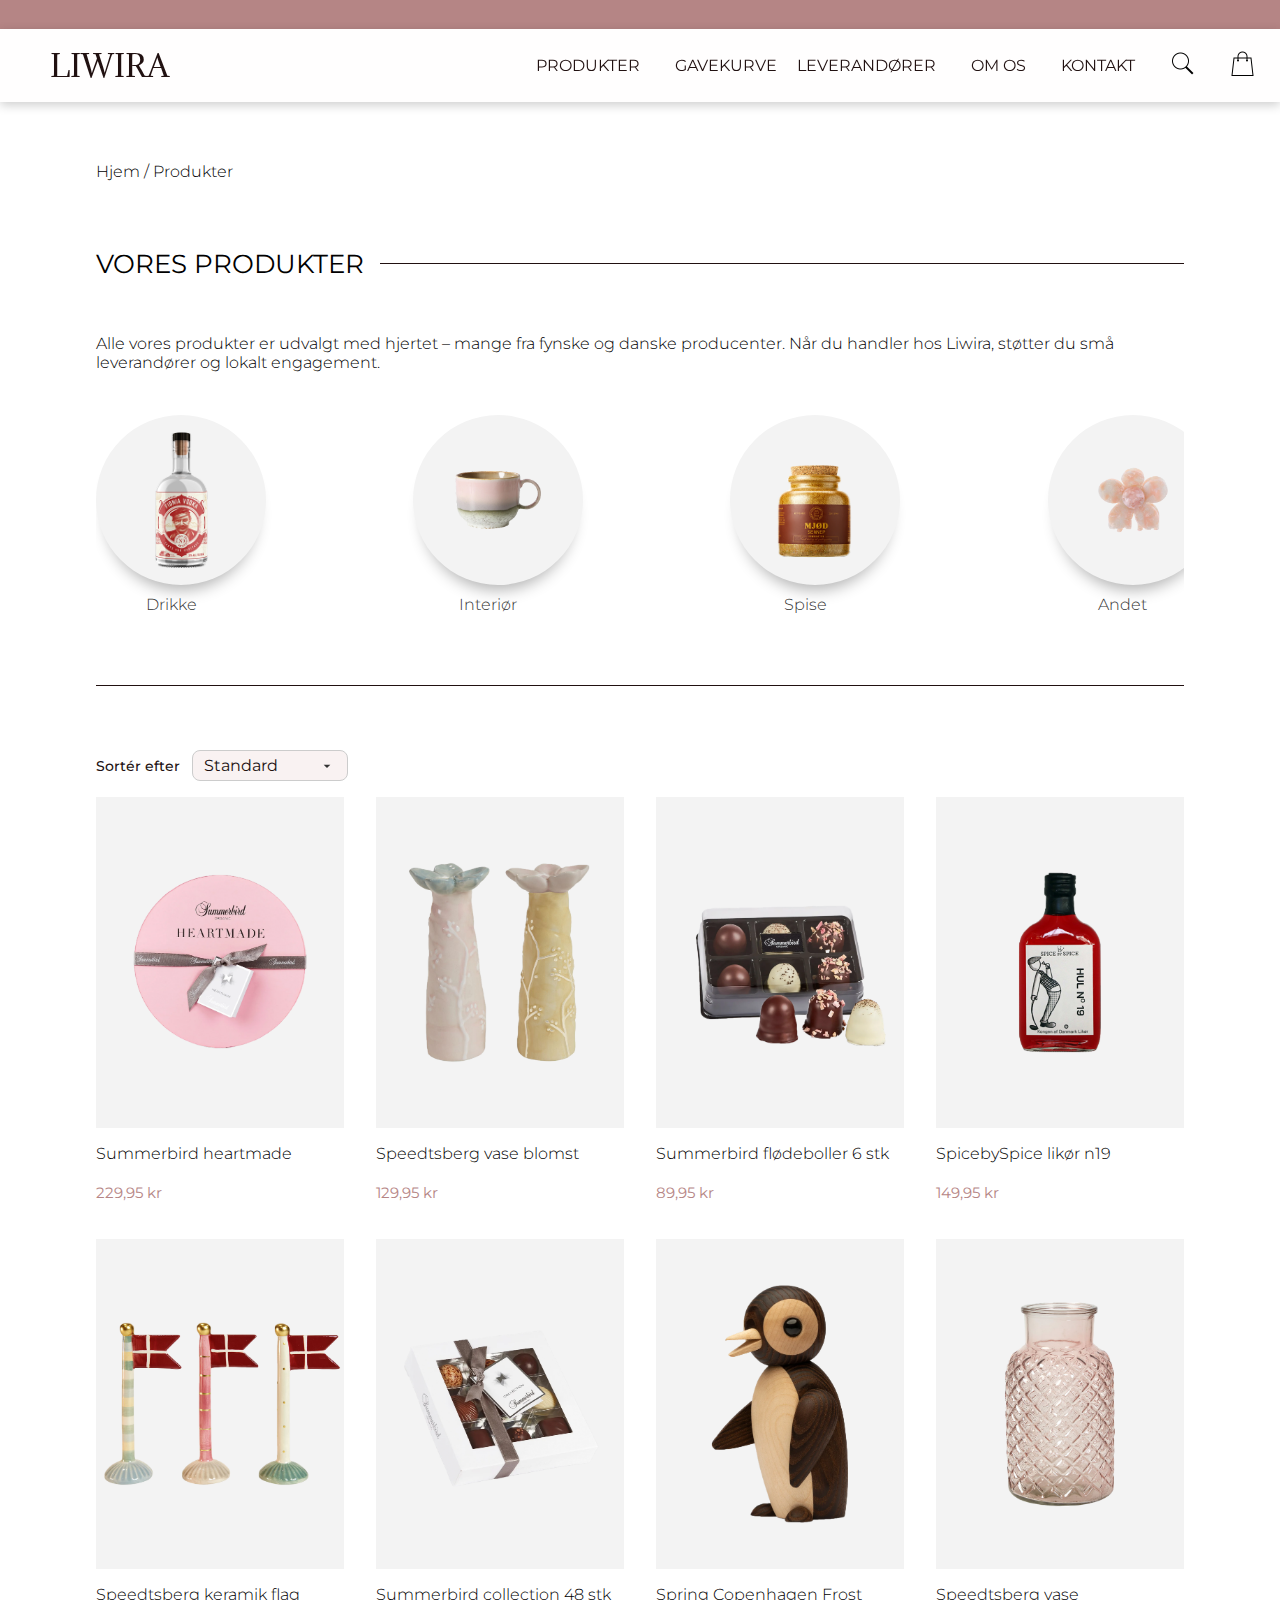
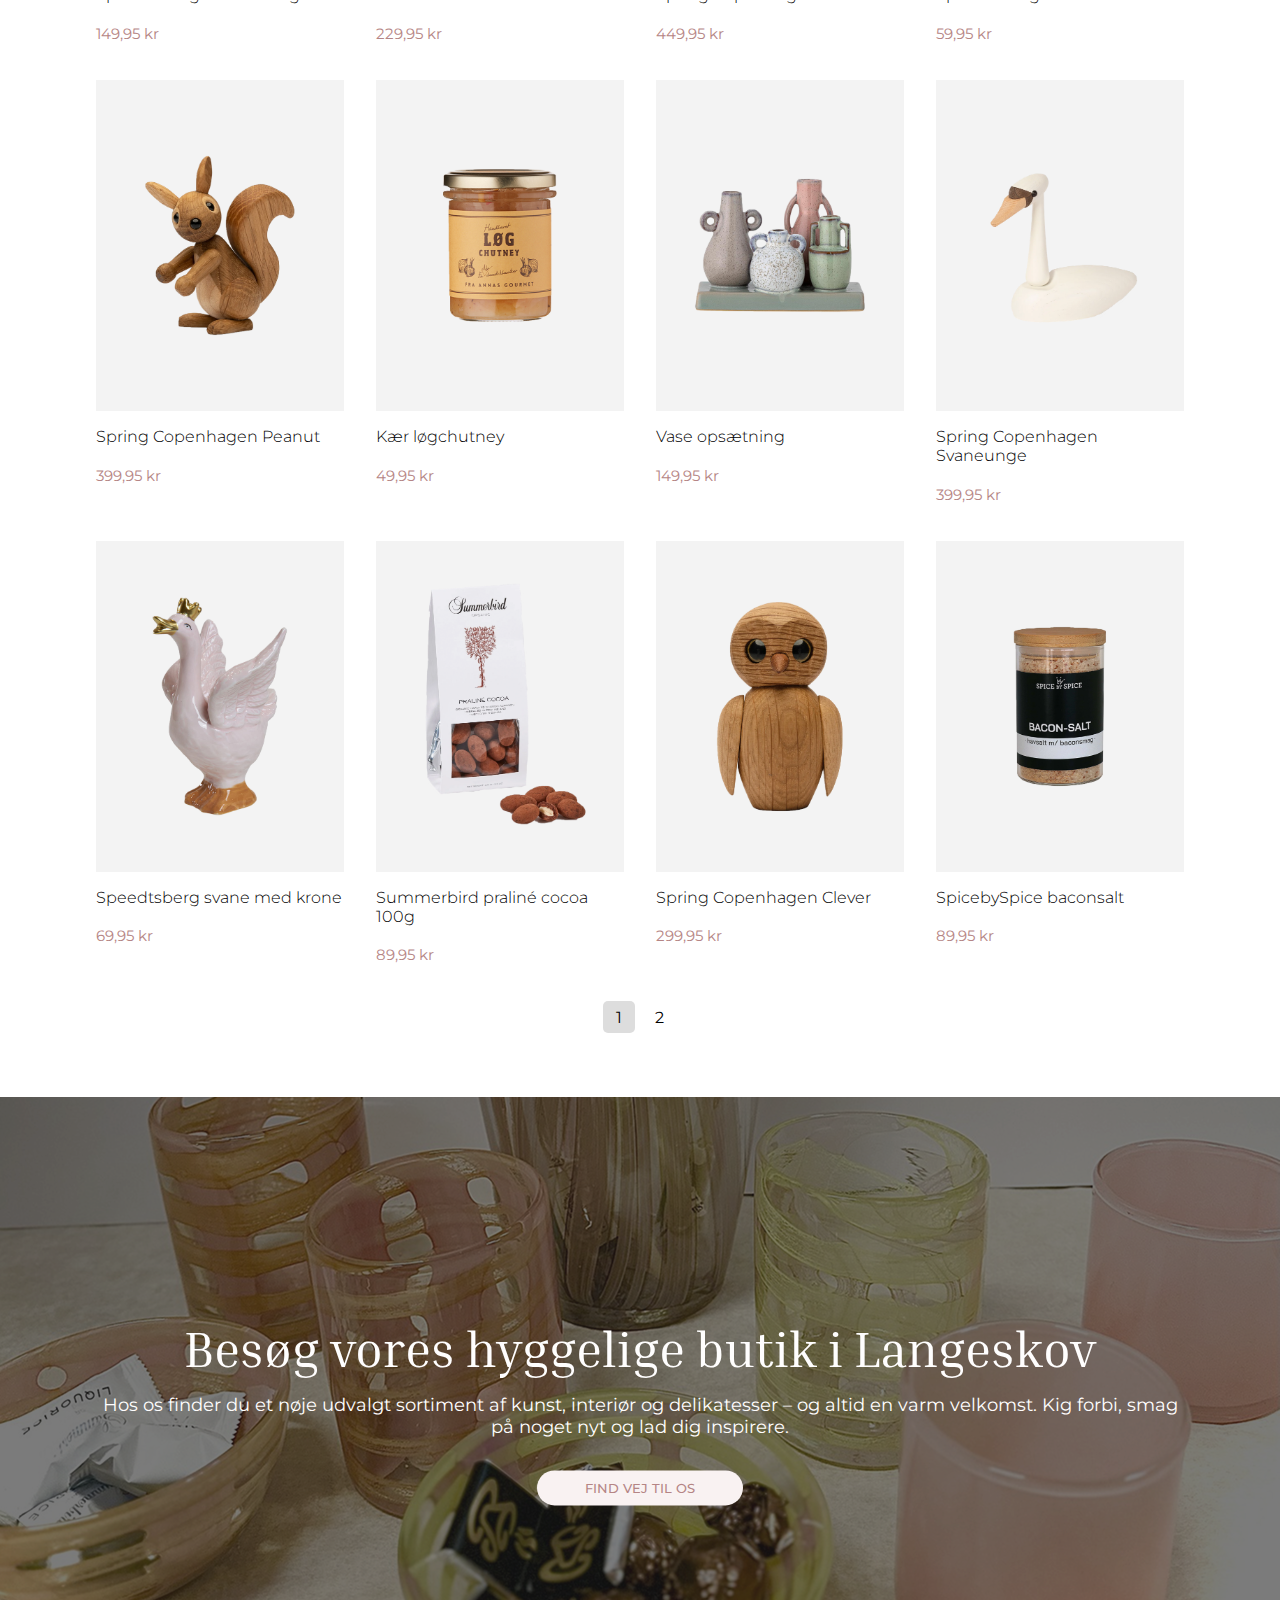
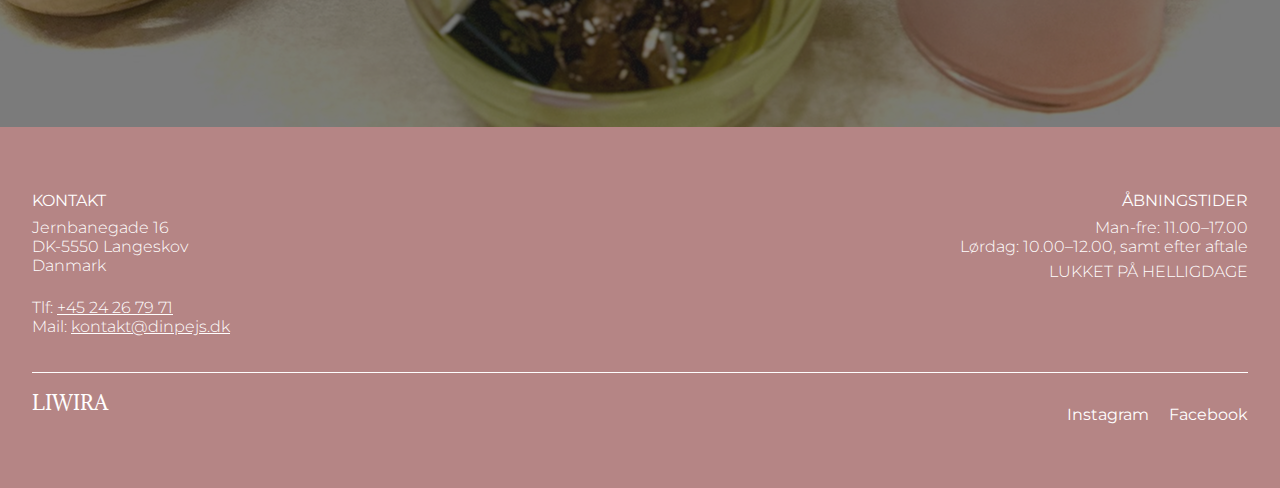
<file: produkter.html>
<!DOCTYPE html>
<html lang="da">
  <head>
    <meta charset="UTF-8" />
    <meta name="viewport" content="width=device-width, initial-scale=1.0" />
    <title>Liwira – Gaver med omtanke</title>
    <link rel="icon" type="image/x-icon" href="img/Favicon_Liwira.png">

    <!-- Google Fonts -->
    <link rel="preconnect" href="https://fonts.googleapis.com" />
    <link rel="preconnect" href="https://fonts.gstatic.com" crossorigin />
    <link
      href="https://fonts.googleapis.com/css2?family=Adamina&display=swap"
      rel="stylesheet"
    />
    <link
      href="https://fonts.googleapis.com/css2?family=Inria+Serif:ital,wght@0,300;0,400;0,700;1,300;1,400;1,700&family=Montserrat:ital,wght@0,100..900;1,100..900&display=swap"
      rel="stylesheet"
    />

    <!-- Styles og Scripts -->
    <link rel="stylesheet" href="main.css" />
    <script src="product.js" defer></script>
    <script src="main.js"></script>
  </head>

  <body>
  <!-- TOPBAR -->
  <div id="top-bar">
    <span id="changing-text"></span>
  </div>

  <div class="cart-popup hidden" id="cart-popup">
  <div class="cart-content">
    <ul class="cart-items" id="cart-items"></ul>
    
<div class="cart-options">
  <label class="checkbox-label">
    <input type="checkbox" id="giftwrap-checkbox">
    Ja tak, pak hele min ordre ind
  </label>

  <label class="checkbox-label">
    <input type="checkbox" id="custom-message-checkbox">
    Jeg ønsker at skrive min egen hilsen
  </label>

  <textarea id="custom-message" class="hidden" placeholder="Skriv din hilsen her..."></textarea>
</div>

<div class="delivery-date">
  <label for="delivery-date-input">Gavekurven skal leveres den</label>
  <small>(bestil inden kl 13 for levering næstkommende hverdag)</small>

  <input type="date" id="delivery-date-input" name="delivery-date">
</div>
    
    <div class="cart-summary">
      <strong>Subtotal</strong>
      <span id="cart-total">0,00 kr</span>
    </div>

    <div class="cart-extra">
      <label>
        <input type="checkbox" checked>
        Jeg er enig med <a href="#">vilkårene og betingelserne</a>
      </label>
    </div>


    <button class="checkout-button">GÅ TIL KASSEN</button>
  </div>
</div>


  <!-- navigation --> <!-- Har taget udgangspunkt i denne video https://www.youtube.com/watch?v=U8smiWQ8Seg -->
<nav class="nav navbar">
        <ul class="nav__sidepanel">
            <li onclick=hideNav__sidepanel()><a href="#lukknap"><svg xmlns="http://www.w3.org/2000/svg" height="50px" viewBox="0 -960 960 960" width="50px" fill="#000000"><path d="m256-200-56-56 224-224-224-224 56-56 224 224 224-224 56 56-224 224 224 224-56 56-224-224-224 224Z"/></svg></a></li>
            <li><a href="produkter.html">PRODUKTER</a></li>
            <li><a href="gavekurve.html">FÆRDIGE GAVEKURVE</a></li>
            <li><a href="egengavekurv.html">SAMMENSÆT DIN EGEN GAVEKURV</a></li>
            <li><a href="firmagaver.html">FIRMAGAVER</a></li>
            <li><a href="leverandorer.html">LEVERANDØRER</a></li>
            <li><a href="omos.html">OM OS</a></li>
            <li><a href="kontakt.html">KONTAKT</a></li>
        </ul>
        <ul class="nav__menulinje">
            <li class="nav__menulinje--logo"><a href="index.html" class="logo">LIWIRA</a></li>
            <li class="nav__menulinje--item"><a href="produkter.html">PRODUKTER</a></li>
                  <li class="dropdown">
        <a href="gavekurve.html">GAVEKURVE</a>
        <ul class="dropdown-menu">
          <li><a href="gavekurve.html">Færdige Gavekurve</a></li>
          <li><a href="egengavekurv.html">Sammensæt din egen gavekurv</a></li>
          <li><a href="firmagaver.html">Firmagaver</a></li>
        </ul>
      </li>
            <li class="nav__menulinje--item"><a href="leverandorer.html">LEVERANDØRER</a></li>
            <li class="nav__menulinje--item"><a href="omos.html">OM OS</a></li>
            <li class="nav__menulinje--item"><a href="kontakt.html">KONTAKT</a></li>
                  <li><a href="#"><img class="search-icon" src="img/search-icon_black.png" alt="search icon"></a></li>
      <li><a><img id="shop-icon" class="shop-icon" src="img/shop-icon_black.png" alt="shop icon"></a></li>
            <li class="nav__menulinje--knap" onclick="showNav__sidepanel()"><a href="#menuknap">
                <svg xmlns="http://www.w3.org/2000/svg" height="50px" viewBox="0 -960 960 960" width="50px" fill=#000000><path d="M120-240v-80h720v80H120Zm0-200v-80h720v80H120Zm0-200v-80h720v80H120Z"/></svg></a></li>
        </ul>
</nav>


<div id="search-popup" class="search-popup hidden">
  <div class="search-popup__content">
    <span class="search-popup__close" id="close-search-popup">&times;</span>
    <input type="text" placeholder="Søg efter produkter..." class="search-popup__input">
    <button class="search-popup__button">Søg</button>
  </div>
</div>


  
    
<main class="page">
  <div class="page__content-wrapper content-wrapper">
    <p class="breadcrumb">Hjem / Produkter</p>
        
    <section class="product-header">
      <h2>VORES PRODUKTER</h2>
      <p>
        Alle vores produkter er udvalgt med hjertet – mange fra fynske og
        danske producenter. Når du handler hos Liwira, støtter du små
        leverandører og lokalt engagement.
      </p>
    </section>

<section>
  <div class="wrapper">
    <div class="product-categories-section__carousel">
      <div class="product-categories-section__category productsite-product-categories-section__category category">
        <div class="category__image-circle" data-category="drikke">
          <img src="img/vodka.png" alt="Drikke" />
        </div>
        <p class="category__label">Drikke</p>
      </div>

      <div class="product-categories-section__category productsite-product-categories-section__category category">
        <div class="category__image-circle" data-category="interiør">
          <img src="img/krus.png" alt="Interiør" />
        </div>
        <p class="category__label">Interiør</p>
      </div>

      <div class="product-categories-section__category productsite-product-categories-section__category category">
        <div class="category__image-circle" data-category="spise">
          <img src="img/sennep.png" alt="Spise" />
        </div>
        <p class="category__label">Spise</p>
      </div>

      <div class="product-categories-section__category productsite-product-categories-section__category category">
        <div class="category__image-circle" data-category="andet">
          <img src="img/blomsterklemme.png" alt="Andet" />
        </div>
        <p class="category__label">Andet</p>
      </div>
    </div>
  </div>
</section>

     <hr class="section-divider">

        <div class="product-controls">
          <div class="sort-dropdown">
            <label for="sorter">Sortér efter</label>
            <select id="sorter">
              <option>Standard</option>
              <option>Pris: Lav til høj</option>
              <option>Pris: Høj til lav</option>
              <option>Nyeste</option>
            </select>
          </div>
        </div>

        <!-- Produktgrid -->
        <section class="product-grid">
          <div class="product-card">
            <div class="product-box">
              <img
                src="img/summerbird-heartmade.png"
                alt="Produkt 1"
                data-category="spise"
              />
            </div>
            <p class="product-title">Summerbird heartmade</p>
            <p class="product-price">229,95 kr</p>
            <button class="add-to-cart">+</button>
          </div>

          <div class="product-card">
            <div class="product-box">
              <img
                src="img/vase-blomst.png"
                alt="Produkt 2"
                data-category="interiør"
              />
            </div>
            <p class="product-title">Speedtsberg vase blomst</p>
            <p class="product-price">129,95 kr</p>
          </div>

          <div class="product-card">
            <div class="product-box">
              <img
                src="img/summerbird-flodeboller.png"
                alt="Produkt 3"
                data-category="spise"
              />
            </div>
            <p class="product-title">Summerbird flødeboller 6 stk</p>
            <p class="product-price">89,95 kr</p>
          </div>

          <div class="product-card">
            <div class="product-box">
              <img
                src="img/spicebyspice.png"
                alt="Produkt 4"
                data-category="drikke"
              />
            </div>
            <p class="product-title">SpicebySpice likør n19</p>
            <p class="product-price">149,95 kr</p>
          </div>

          <div class="product-card">
            <div class="product-box">
              <img
                src="img/flag.png"
                alt="Produkt 5"
                data-category="interiør"
              />
            </div>
            <p class="product-title">Speedtsberg keramik flag</p>
            <p class="product-price">149,95 kr</p>
          </div>

          <div class="product-card">
            <div class="product-box">
              <img
                src="img/summerbird-boks.png"
                alt="Produkt 6"
                data-category="spise"
              />
            </div>
            <p class="product-title">Summerbird collection 48 stk</p>
            <p class="product-price">229,95 kr</p>
          </div>

          <div class="product-card">
            <div class="product-box">
              <img
                src="img/springcopenhagen-pingvin.png"
                alt="Produkt 7"
                data-category="interiør"
              />
            </div>
            <p class="product-title">Spring Copenhagen Frost</p>
            <p class="product-price">449,95 kr</p>
          </div>

          <div class="product-card">
            <div class="product-box">
              <img
                src="img/vase.png"
                alt="Produkt 8"
                data-category="interiør"
              />
            </div>
            <p class="product-title">Speedtsberg vase</p>
            <p class="product-price">59,95 kr</p>
          </div>

          <div class="product-card">
            <div class="product-box">
              <img
                src="img/springcopenhagen-egern.png"
                alt="Produkt 9"
                data-category="interiør"
              />
            </div>
            <p class="product-title">Spring Copenhagen Peanut</p>
            <p class="product-price">399,95 kr</p>
          </div>

          <div class="product-card">
            <div class="product-box">
              <img
                src="img/log-chutney.png"
                alt="Produkt 10"
                data-category="spise"
              />
            </div>
            <p class="product-title">Kær løgchutney</p>
            <p class="product-price">49,95 kr</p>
          </div>

          <div class="product-card">
            <div class="product-box">
              <img
                src="img/vase-opsaetning.png"
                alt="Produkt 11"
                data-category="interiør"
              />
            </div>
            <p class="product-title">Vase opsætning</p>
            <p class="product-price">149,95 kr</p>
          </div>

          <div class="product-card">
            <div class="product-box">
              <img
                src="img/springcopenhagen-svane.png"
                alt="Produkt 12"
                data-category="interiør"
              />
            </div>
            <p class="product-title">Spring Copenhagen Svaneunge</p>
            <p class="product-price">399,95 kr</p>
          </div>

          <div class="product-card">
            <div class="product-box">
              <img
                src="img/svane-med-krone.png"
                alt="Produkt 13"
                data-category="interiør"
              />
            </div>
            <p class="product-title">Speedtsberg svane med krone</p>
            <p class="product-price">69,95 kr</p>
          </div>

          <div class="product-card">
            <div class="product-box">
              <img
                src="img/summerbird-praline.png"
                alt="Produkt 14"
                data-category="spise"
              />
            </div>
            <p class="product-title">Summerbird praliné cocoa 100g</p>
            <p class="product-price">89,95 kr</p>
          </div>

          <div class="product-card">
            <div class="product-box">
              <img
                src="img/springccopenhagen-ugle.png"
                alt="Produkt 15"
                data-category="interiør"
              />
            </div>
            <p class="product-title">Spring Copenhagen Clever</p>
            <p class="product-price">299,95 kr</p>
          </div>

          <div class="product-card">
            <div class="product-box">
              <img
                src="img/spicebyspice-baconsalt.png"
                alt="Produkt 16"
                data-category="spise"
              />
            </div>
            <p class="product-title">SpicebySpice baconsalt</p>
            <p class="product-price">89,95 kr</p>
          </div>

          <div class="product-card">
            <div class="product-box">
              <img
                src="img/merakiduftpinde.jpg"
                alt="Produkt 17"
                data-category="andet"
              />
            </div>
            <p class="product-title">Meraki duftpinde - Fresh linen</p>
            <p class="product-price">189,95 kr</p>
          </div>
          
          <div class="product-card">
            <div class="product-box">
              <img
                src="img/merakibadeolie.jpg.webp"
                alt="Produkt 18"
                data-category="andet"
              />
            </div>
            <p class="product-title">Meraki badeolie - Velvet mood</p>
            <p class="product-price">220 kr</p>
          </div>
        </section>

        <!-- Paginering -->
        <div class="pagination">
          <a href="#">&#60;</a>
          <a href="#" class="active">1</a>
          <a href="#">2</a>
          <a href="#">&#62;</a>
        </div>
      </div>

<!-- Besøg vores butik -->
<div class="visit-store">
  <img src="img/visit-store-image.png" class="visit-store__bg" alt="Baggrundsbillede">

  <div class="visit-store__overlay"></div>

  <div class="visit-store__text-content">
    <h4 class="visit-store__heading">Besøg vores hyggelige butik i Langeskov</h4>
    <h2 class="visit-store__subheading">
      Hos os finder du et nøje udvalgt sortiment af kunst, interiør og delikatesser – og altid en varm velkomst. Kig forbi, smag på noget nyt og lad dig inspirere.
    </h2>
    <a href="kontakt.html" class="visit-store__button">FIND VEJ TIL OS</a>
  </div>
</div>
    </main>

    <footer class="site-footer">
      <div class="site-footer__info">
        <div class="site-footer__contact">
          <h3>KONTAKT</h3>
          <p>Jernbanegade 16<br>DK-5550 Langeskov<br>Danmark</p>
          <br>
          <p>
            Tlf: <a href="tel:+4524267971">+45 24 26 79 71</a><br>
            Mail: <a href="mailto:kontakt@dinpejs.dk">kontakt@dinpejs.dk</a>
          </p>
        </div>
        <div class="site-footer__hours">
          <h3>ÅBNINGSTIDER</h3>
          <p>Man-fre: 11.00–17.00<br>Lørdag: 10.00–12.00, samt efter aftale</p>
          <p>LUKKET PÅ HELLIGDAGE</p>
        </div>
      </div>
      <div class="site-footer__bottom">
        <p class="site-footer__brand">LIWIRA</p>
        <div class="site-footer__social-links">
          <a href="https://www.instagram.com/liwira_/" target="_blank">Instagram</a>
          <a href="https://www.facebook.com/Liwira.gavebutik" target="_blank">Facebook</a>
        </div>
      </div>
    </footer>
  </body>
</html>
</file>
<file: main.css>
/* BASICS START*/



:root {
  --pink: #B58585;
  --lightpink: #F9F2F2;
  --black: #211111;
  --white: #FFFEFE;
  --menu: #FFFEFE;
}

.inria-serif-light {
  font-family: "Inria Serif", serif;
  font-weight: 300;
  font-style: normal;
}

.inria-serif-regular {
  font-family: "Inria Serif", serif;
  font-weight: 400;
  font-style: normal;
}

.inria-serif-bold {
  font-family: "Inria Serif", serif;
  font-weight: 700;
  font-style: normal;
}

.inria-serif-light-italic {
  font-family: "Inria Serif", serif;
  font-weight: 300;
  font-style: italic;
}

.inria-serif-regular-italic {
  font-family: "Inria Serif", serif;
  font-weight: 400;
  font-style: italic;
}

.inria-serif-bold-italic {
  font-family: "Inria Serif", serif;
  font-weight: 700;
  font-style: italic;
}

body,
html {
  margin: 0;
  padding: 0;
  font-family: 'Montserrat', sans-serif;
  overscroll-behavior: none;
  scroll-behavior: smooth;
}

h1 {
  font-family: "Inria Serif", serif;
  font-weight: 400;
  font-style: normal;
  font-size: 70px;
  padding-top: 250px;
}

h2 {
  font-family: 'Montserrat';
  font-weight: 400;
  font-size: 26px;
}

h3 {
  font-family: 'Montserrat';
  font-weight: 400;
  font-size: 24px;
}

h4 {
  font-family: 'Montserrat';
  font-weight: 400;
  font-size: 20px;
}

p {
  font-family: "Montserrat", sans-serif;
  font-weight: 300;
  font-style: normal;
  font-size: 16px;
  padding-bottom: 2%;
}

.logo {
  font-family: 'Adamina', serif;
  font-weight: 400;
  font-style: normal;
  font-size: 30px;
  text-decoration: none;
}

h1,
p {
  margin: 0px;
}

a {
  color: var(--pink);
}

@media (max-width: 768px) {
  h1 {
    font-family: "Inria Serif", serif;
    font-weight: 400;
    font-style: normal;
    font-size: 32px;
    padding-top: 250px;
  }

  h2 {
    font-family: 'Montserrat';
    font-weight: 400;
    font-size: 18px;
  }

  p {
    font-family: "Montserrat", sans-serif;
    font-weight: 300;
    font-style: normal;
  }

}

/* BASICS END */

/* --------- TOP BAR THAT CHANGES TEKST START --------- */
#top-bar {
  background-color: var(--pink);
  color: var(--white);
  text-align: center;
  padding: 5px 0;
  position: fixed;
  top: 0;
  left: 0;
  width: 100%;
  z-index: 2000;
}

#changing-text {
  font-weight: normal;
  font-size: 13px;
  display: inline-block;
  opacity: 0;
  /* Starter som usynlig */
}

.show-text {
  animation: fadeInOut 4s ease-in-out forwards;
}

@keyframes fadeInOut {
  0% {
    opacity: 0;
    transform: translateY(10px);
  }

  50% {
    opacity: 1;
    transform: translateY(0);
  }

  100% {
    opacity: 0;
    transform: translateY(-10px);
  }
}

/* --------- TOP BAR THAT CHANGES TEKST END --------- */

/* --------- NAV BAR START --------- */
/* NAVIGATION */
nav {
  margin-top: 29px;
  background-color: var(--white);
  width: 100%;
  position: fixed;
  z-index: 10001;
  transition: background-color 0.3s ease, color 0.3s ease;
  --menu: #000000;
}

.navbar {
  box-shadow: 0 3px 10px rgba(0, 0, 0, 0.2);
}

.navbar.transparent {
  box-shadow: none;
}

/* Gennemsigtig start */
.navbar.transparent {
  background-color: transparent;
  color: var(--white);
}

.navbar.transparent a {
  color: var(--white);
  --menu: #FFFEFE;
}

.nav__menulinje a {
  position: relative;
  display: inline-block;
}

.nav__menulinje a:after {
  content: "";
  display: block;
  position: absolute;
  left: 0;
  bottom: 0;
  width: 0;
  height: 2px;
  background: var(--menu);
  transition: width 0.3s ease;
}


.nav__menulinje a:hover:after {
  width: 100%;
}

nav ul {
  list-style: none;
  display: flex;
  align-items: center;
  justify-content: flex-end;
}

nav a {
  height: 100%;
  padding: 0 10px;
  text-decoration: none;
  display: flex;
  align-items: center;
  color: var(--black);
}

nav li:first-child {
  margin-right: auto;
}

nav a:last-child {
  margin-right: 15px;
}

.search-icon,
.shop-icon {
  width: 25px;
  cursor: pointer;
}

.nav__sidepanel {
  position: fixed;
  margin-top: -30px;
  right: 0;
  height: 100vh;
  width: 250px;
  z-index: 10000;
  background-color: rgba(249, 242, 242, 0.857);
  backdrop-filter: blur(20px);
  display: none;
  flex-direction: column;
  align-items: flex-start;
  justify-content: flex-start;
}

.nav__sidepanel li {
  width: 100%;
  padding-top: 10%;
}

.nav__sidepanel a {
  width: 100%;
  padding-left: 0%;
}



/* Dropdown-menu skjult som standard */
.dropdown-menu {
  display: none;
  position: absolute;
  top: 100%;
  left: 0;
  background-color: var(--pink);
  list-style: none;
  padding: 0;
  margin: 0;
  min-width: 150px;
  box-shadow: 0 2px 6px rgba(0, 0, 0, 0.1);
  z-index: 9999;
  --menu: #FFFEFE;
}

.dropdown-menu li {
  width: 100%;
}

.dropdown-menu li a {
  display: block;
  width: 100%;
  padding: 10px 20px;
  box-sizing: border-box;
  color: var(--white);
  text-decoration: none;
}


/* Vis dropdown ved hover på desktop */
.dropdown:hover .dropdown-menu {
  display: block;
}

/* Sørg for at .dropdown har position relativ */
.dropdown {
  position: relative;
}

.dropdown-menu a {
  font-size: 13px;
}

.nav__menulinje--knap {
  display: none;
}

/* Navigation */

@media (max-width: 1060px) {

  .nav__menulinje a {
    padding-left: 2%;
  }

  .nav__menulinje--item {
    display: none;
  }

  .nav__menulinje--knap {
    display: block;
  }

  .nav__menulinje .dropdown {
    display: none;
  }

  .nav__menulinje--logo a {
    font-size: 20px;
  }



}


/* --------- NAV BAR END --------- */

/* --------- FORSIDE START --------- */
.parallax-section {
  height: 99vh;
  background-image: url('img/homepage-backgroundimage.jpg');
  background-attachment: fixed;
  background-size: cover;
  background-position: center;
}

.parallax-section_content {
  height: 100vh;
  display: flex;
  flex-direction: column;
  align-items: center;
  text-align: center;
  color: #fff;
  width: 85%;
  margin: 0 auto;
}

.arrow {
  width: 50px;
  height: 50px;
  padding-top: 25vh;
}

/* Generelle stilregler for billeder og videoer */
img,
video {
  width: 100%;
  height: 100%;
  object-fit: cover;
  object-position: center;
}

/* Styling af 'What are you looking for' sektion */
.what-are-you-looking-for-section {
  padding: 2% 2% 2% 2%;
  padding-top: 5%;
  background-color: #fff;
  text-align: center;
  width: 85%;
  margin: 0 auto;
}

/* Styling af h3 i 'What are you looking for' sektion */
.what-are-you-looking-for-section h3 {
  display: grid;
  grid-template-columns: 1fr auto 1fr;
  align-items: center;
  gap: 20px;
  text-align: center;
  padding: 0;
}

/* Stilarter for linjer før og efter h3 */
.what-are-you-looking-for-section h3::before,
.what-are-you-looking-for-section h3::after {
  content: "";
  height: 1px;
  background-color: var(--black);
  width: 100%;
  display: block;
  align-self: center;
}

/* Grid layout for forsidebilleder */
.front-page-images__container {
  display: grid;
  grid-template-columns: 1fr 1fr 1fr 1fr;
  grid-template-rows: auto;
  box-sizing: border-box;
  place-items: center;
  align-content: center;
  text-align: center;
  width: 85%;
  height: 100%;
  padding: 2% 0;
  gap: 2%;
  background-color: var(--white);
  margin: 0 auto;
}

/* Specifik styling for individuelle billeder */
.front-page-images__1 {
  grid-row: 1;
  grid-column: 1/3;
}

.front-page-images__2 {
  grid-row: 2;
  grid-column: 1;
}

.front-page-images__3 {
  grid-row: 2;
  grid-column: 2;
}

.front-page-images__4 {
  grid-row: 1;
  grid-column: 3;
}

.front-page-images__5 {
  grid-row: 2;
  grid-column: 3;
}

.front-page-images__6 {
  grid-row: 1/3;
  grid-column: 4;
}


/* Styling af knap */
.button {
  margin: 5%;
  background-color: var(--pink);
  border-radius: 50px;
  text-decoration: none;
  padding: 0.6rem 3rem;
  text-align: center;
  box-sizing: border-box;
  /* Sørger for at border ikke øger størrelsen */
  border: 2px solid transparent;
  /* Sørger for samme størrelse før og efter hover */
  transition: background-color 0.3s ease, border 0.3s ease;
}

.button a {
  font-family: 'Montserrat', sans-serif;
  font-size: 13px;
  color: var(--white);
  text-decoration: none;
  display: inline-block;
  font-weight: 500;
  white-space: nowrap;
  transition: color 0.3s ease;
}

.button:hover {
  background-color: var(--lightpink);
  border: 2px solid var(--pink);
  color: var(--lightpink);
}

.button:hover a {
  color: var(--pink);
}

.who-are-we-section__button {
  grid-row: 3;
  grid-column: 2;
}

.front-page-images__button {
  grid-row: 3;
  grid-column: 1/5;
}

.popular-giftbaskets-section__button,
.local-suppliers-section__button {
  justify-self: center;
}

/* Styling af Image Box */
.image-box {
  position: relative;
  overflow: hidden;
  width: 100%;
  height: 100%;
}

.image-box img {
  transition: transform 3s ease;
}

.image-box:hover img {
  transform: scale(1.1);
}

/* Styling af overlay */
.image-overlay {
  position: absolute;
  top: 0;
  left: 0;
  width: 100%;
  height: 100%;
  background-color: rgba(89, 89, 89, 0.3);
  z-index: 1;
  pointer-events: none;
}

/* Styling af billede caption */
.front-page-images__caption {
  position: absolute;
  bottom: 0;
  right: 0;
  background-color: var(--white);
  color: var(--black);
  padding: 10px;
  font-size: 20px;
  z-index: 2;
}

/* Styling af Local Suppliers og Popular Giftbaskets sektioner */
.local-suppliers-section,
.popular-giftbaskets-section {
  padding: 2%;
  padding-top: 5%;
  background-color: #fff;
  text-align: center;
  width: 85%;
  margin: 0 auto;
}

/* Styling af h3 i sektionerne */
.local-suppliers-section h3,
.popular-giftbaskets-section h3 {
  display: grid;
  grid-template-columns: 1fr auto 1fr;
  align-items: center;
  gap: 20px;
  text-align: center;
  padding: 0;
}

/* Linjer før og efter h3 i sektionerne */
.local-suppliers-section h3::before,
.local-suppliers-section h3::after,
.popular-giftbaskets-section h3::before,
.popular-giftbaskets-section h3::after {
  content: "";
  height: 1px;
  background-color: var(--black);
  width: 100%;
  display: block;
  align-self: center;
}

/* Styling af Wrapper */
.wrapper {
  display: flex;
  align-items: center;
  justify-content: center;
  margin: 0 auto;
}

.wrapper i {
  padding: 2%;
  font-size: 30px;
  color: var(--pink);
  cursor: pointer;
}

/* Styling af carousel */
.wrapper .local-suppliers-section__carousel,
.wrapper .popular-giftbaskets-section__carousel {
  font-size: 0;
  cursor: pointer;
  white-space: nowrap;
  overflow: hidden;
}

/* Styling af billede i carousel */
.local-suppliers-section__carousel img {
  object-fit: cover;
  width: calc(100% / 3);
  margin-left: 15px;
  box-shadow: 0px 15px 15px -10px rgba(0, 0, 0, 0.3);
  margin-bottom: 20px;

}

/* Fjern margin fra første billede i carousel */
.local-suppliers-section__carousel img:first-child {
  margin-left: 0px;
}


/* Styling af 'Hvem er vi' sektionen */
.who-are-we-section {
  padding: 5% 0;
  background-color: var(--lightpink);
  text-align: center;
}


/* Styling af container i 'Hvem er vi' sektionen */
.who-are-we-section__container {
  display: grid;
  grid-template-columns: 1fr 1fr;
  box-sizing: border-box;
  place-items: center;
  align-content: center;
  text-align: center;
  gap: 2%;
  width: 85%;
  margin: 0 auto;
  background-color: var(--lightpink);
}

/* Styling af h3 i 'Hvem er vi' sektionen */
.who-are-we-section__h3 {
  grid-column: 2;
  grid-row: 1;
  padding-top: 0;
  padding-left: 3%;
  justify-self: start;
}

/* Styling af billede i 'Hvem er vi' sektionen */
.who-are-we-section__img {
  grid-column: 1;
  grid-row: 1/4;
}

/* Styling af tekst i 'Hvem er vi' sektionen */
.who-are-we-section__text {
  grid-column: 2;
  grid-row: 2;
  padding-left: 2%;
}

.who-are-we-section__text p {
  text-align: left;
}

/* Styling af gavekurv */
.giftbasket {
  position: relative;
  display: inline-block;
  width: calc(98% / 3);
  margin-left: 15px;
  box-shadow: 0px 15px 15px -10px rgba(0, 0, 0, 0.3);
  overflow: hidden;
}

/* Styling af billede i gavekurv */
.giftbasket img {
  width: 100%;
  object-fit: cover;
  display: block;
}

/* Styling af titel på gavekurv */
.giftbasket-title {
  position: absolute;
  bottom: -20px;
  right: 0px;
  background-color: var(--white);
  color: var(--black);
  padding: 10px;
  font-size: 20px;
  z-index: 2;
}

/* Fjern margin fra første gavekurv i carousel */
.popular-giftbaskets-section__carousel .giftbasket:first-child {
  margin-left: 0;
}

.popular-giftbaskets-section__carousel,
.local-suppliers-section__carousel {
  width: 85%;
}

/*----------RESPONSIVT DESIGN FORSIDE-------------*/
/* Styling for skærme med max-width 768px */
@media (max-width: 768px) {

  /* Justering af h3-størrelse */
  .what-are-you-looking-for-section h3,
  .local-suppliers-section h3,
  .popular-giftbaskets-section h3 {
    font-size: 16px;
    gap: 10px;
    margin-top: 10%;
  }

  /* Grid til forsidebilleder */
  .front-page-images__container {
    display: grid;
    grid-template-columns: 1fr 1fr;
    grid-template-rows: 1fr 1fr 1fr 1fr;
    padding: 5% 0;
  }

  .front-page-images__1 {
    grid-row: 1;
    grid-column: 1/3;
  }

  .front-page-images__2 {
    grid-row: 2;
    grid-column: 1;
  }

  .front-page-images__3 {
    grid-row: 2;
    grid-column: 2;
  }

  .front-page-images__4 {
    grid-row: 3;
    grid-column: 1;
  }

  .front-page-images__5 {
    grid-row: 4;
    grid-column: 1;
  }

  .front-page-images__6 {
    grid-row: 3/5;
    grid-column: 2;
  }

  .front-page-images__button {
    grid-row: 5;
    grid-column: 1/3;
  }

  /* Justering af billede captions og tekst */
  .front-page-images__caption,
  .giftbasket-title {
    font-size: 13px;
  }

  /* Gavekurv styling */
  .giftbasket {
    width: 100%;
  }

  /* Carousel justering */
  .local-suppliers-section__carousel img,
  .popular-giftbaskets-section__carousel img {
    width: 100%;
    height: 100%;
  }

  /* Wrapper i mobilvisning */
  .wrapper i {
    padding: 1%;
  }

  /* Styling af Hvem er vi sektionen i mobilvisning */
  .who-are-we-section__container {
    grid-template-columns: 1fr;
    grid-template-rows: auto;
    padding: 5% 0;
  }

  .who-are-we-section__h3 {
    grid-column: 1;
    grid-row: 1;
  }

  .who-are-we-section__text {
    grid-column: 1;
    grid-row: 2;
  }

  .who-are-we-section__button {
    grid-column: 1;
    grid-row: 3;
  }

  .who-are-we-section__img {
    grid-column: 1;
    grid-row: 4;
  }

  .giftbasket-title {
    bottom: -11px;
  }
}

/*---------FORSIDE END -------------*/




/* --------- PRODUCTSITE START --------- */
.content-wrapper {
  width: 85%;
  max-width: 1200px;
  /* valgfrit, for at begrænse meget store skærme */
  margin: 0 auto;
}

body.page-subs {
  font-family: 'Montserrat', sans-serif;
  background: #fff;
  color: var(--black);
  margin: 0;
}

.product-categories {
  display: flex;
  justify-content: center;
  gap: 10.5rem;
  margin: 3rem 0;
  flex-wrap: wrap;
  text-align: center;
}

.productsite-product-categories-section__category {
  width: calc(100% / 4);
  margin-right: 15%;
}


.category {
  display: flex;
  flex-direction: column;
  align-items: center;
  max-width: 150px;
}

.image-circle {
  background-color: #F3F3F3;
  width: 180px;
  height: 180px;
  border-radius: 50%;
  display: flex;
  justify-content: center;
  align-items: center;
  margin-bottom: 1rem;
  transition: transform 0.3s cubic-bezier(0.22, 1, 0.36, 1),
    box-shadow 0.4s ease,
    filter 0.3s ease;
}


.image-circle img {
  max-width: 80%;
  max-height: 80%;
  object-fit: contain;
}

.image-circle,
.category__image-circle {
  background-color: #F3F3F3;
  width: 170px;
  height: 170px;
  object-fit: contain;
}

.image-circle:hover,
.category__image-circle:hover {
  background-color: var(--white);
  transform: scale(1.05) translateY(-5px);
  cursor: pointer;
}

.image-circle.active,
.category__image-circle.active {
  background-color: var(--white);
  transform: scale(1.07) translateY(-6px);
  box-shadow: 0 14px 30px rgba(0, 0, 0, 0.25);
}

.category__image-circle img {
  width: 80%;
  height: 80%;
  object-fit: cover;
}

.category__image-circle__giftbaskets img {
  width: 100%;
  height: 100%;
}


.category p {
  font-family: 'Montserrat', sans-serif;
  font-size: 1rem;
  color: #333;
}

.breadcrumb {
  padding-top: 18vh;
  padding-bottom: 5vh;
}

.product-header h2,
.company-gifts-header h2,
.gift-header h2 {
  display: flex;
  align-items: center;
  gap: 1rem;
  /* lidt luft mellem tekst og linje */
  margin-bottom: 5%;
}

.product-header h2::after,
.company-gifts-header h2:after,
.gift-header h2:after {
  content: "";
  flex-grow: 1;
  /* fylder resten af pladsen */
  height: 1px;
  background-color: var(--black);
  /* ingen width, flex-grow bestemmer bredden */
  display: block;
}

.product-controls {
  display: flex;
  justify-content: space-between;
  align-items: center;
  font-size: 0.9rem;
}

.hidden {
  display: none;
}

.product-grid {
  display: grid;
  grid-template-columns: repeat(4, 1fr);
  gap: 2rem;
  margin: 0;
}

.product-card {
  position: relative;
  text-align: start;
}

.giftwrapping-card {
  position: relative;
  width: 180px;
  text-align: start;
  padding-top: 5%;
}

.product-card img {
  width: 100%;
  height: auto;
  font-family: 'Montserrat', sans-serif;
}

.product-box {
  background-color: #F3F3F3;
  display: flex;
  align-items: center;
  justify-content: center;
  margin: 0 auto 1rem auto;
  position: relative;
  overflow: hidden;
}

.product-box img {
  max-width: 100%;
  max-height: 100%;
  object-fit: contain;
  width: 100%;
  display: block;
}

.product-title {
  font-weight: 300;
  margin-top: 0.5rem;
  margin-left: 0px;
}

.product-price {
  font-weight: 500;
  margin-left: 0px;
}

.product-info {
  width: 100%;
}

/* Paginering centreret */
.pagination {
  display: flex;
  justify-content: center;
  gap: 0.5rem;
  margin: 2rem 0;
}

.pagination a,
.pagination span {
  text-decoration: none;
  color: black;
  padding: 0.4rem 0.8rem;
  border-radius: 5px;
}

.pagination .active {
  background-color: #ddd;
}

/* Responsivt layout produktside */
@media (max-width: 768px) {

  .product-header {
    padding: 1rem;
  }

  .product-controls {
    flex-direction: column;
    align-items: flex-start;
    gap: 0.5rem;
  }

  .product-grid {
    grid-template-columns: repeat(auto-fill, minmax(140px, 1fr));
  }

  .store-overlay h3 {
    font-size: 1.5rem;
  }

  .store-overlay p {
    font-size: 0.95rem;
  }

  .store-overlay .button {
    font-size: 0.95rem;
  }

  .footer-info {
    flex-direction: column;
    gap: 2rem;
  }

  .footer-bottom {
    flex-direction: column;
    gap: 1rem;
    text-align: center;
  }
}

/* --------- PRODUCTSITE END --------- */



/* --------- GIFT BASKET SITE START --------- */



.add-to-cart {
  position: absolute;
  top: 10px;
  right: 10px;
  background-color: var(--pink);
  color: var(--white);
  border: none;
  border-radius: 50%;
  width: 30px;
  height: 30px;
  font-size: 30px;
  cursor: pointer;
  transition: background-color 0.2s;
  z-index: 500;
  line-height: 30px;
  /* Centrerer teksten lodret */
  text-align: center;
  opacity: 0;
  pointer-events: none;
  transition: opacity 0.3s ease;
}

.add-to-cart:hover {
  background-color: var(--pink);
}

.product-box:hover .add-to-cart {
  opacity: 1;
  pointer-events: auto;
}

.section-divider {
  height: 1px;
  background-color: var(--black);
  margin: 3rem auto;
  border: none;
}

.product-categories-section__carousel {
  white-space: nowrap;
  overflow-x: auto;
  overflow-y: hidden;
  cursor: grab;
  width: 100%;
  padding-top: 2%;
}


.product-categories-section__category {
  display: inline-block;
  width: calc(100% / 3);
  /* Samme som andre carousels */
  margin-right: 10%;
  margin-bottom: 20px;
}

.productsite-product-categories-section__category {
  width: calc(100% / 4);
  margin-right: 15%;
}

.product-categories-section__category:first-child {
  margin-left: 0;
}

.category__image-circle {
  display: flex;
  justify-content: center;
  align-items: center;
  width: 170px;
  height: 170px;
  border-radius: 50%;
  overflow: hidden;
  margin: 0 auto 10px auto;
  box-shadow: 0 15px 15px -10px rgba(0, 0, 0, 0.3);
  transition: transform 0.3s ease;
}


.category__image-circle:hover {
  transform: scale(1.05);
}

.category__image-circle img {
  width: 80%;
  height: 80%;
  object-fit: contain;
}

.category__image-circle__giftbaskets img {
  width: 100%;
  height: 100%;
}


.category__label {
  font-size: 0.95rem;
  color: var(--dark);
  text-align: center;
}




@media (max-width: 768px) {

  .product-categories-section__category {
    margin-right: 2%;
  }

  .category__image-circle {
    width: 120px;
    height: 120px;
  }

  .product-categories-section__carousel p {
    font-size: 13px;
  }

  .product-categories-section__category {
    width: 100%;
    /* Samme som andre carousels */
  }
}


/* --------- GIFT BASKET SITE END --------- */



/* --------- SUPPLIER SITE START --------- */

.suppliers h2 {
  display: flex;
  align-items: center;
  gap: 1rem;
  /* lidt luft mellem tekst og linje */
  margin-bottom: 60px;
}

.suppliers h2::after {
  content: "";
  flex-grow: 1;
  /* fylder resten af pladsen */
  height: 1px;
  background-color: var(--black);
  /* ingen width, flex-grow bestemmer bredden */
  display: block;
}

.suppliers__grid {
  display: grid;
  grid-template-columns: repeat(4, 1fr);
  /* 4 billeder pr. række */
  gap: 3rem;
  margin-top: 2rem;
  margin-bottom: 9rem;
}

.suppliers__image {
  width: 100%;
  height: auto;
  display: block;
  object-fit: cover;
  box-shadow: 0px 15px 15px -10px rgba(0, 0, 0, 0.3);
}

.suppliers__description {
  padding-bottom: 30px;
}

/* Responsivt layout supllier site */
@media (max-width: 768px) {
  .suppliers__grid {
    grid-template-columns: repeat(2, 1fr);
  }
}

/* --------- SUPPLIER SITE END --------- */




/* --------- ABOUT US SITE START --------- */
.about-us-section h2 {
  display: flex;
  align-items: center;
  gap: 1rem;
  /* lidt luft mellem tekst og linje */
  margin-bottom: 60px;
}

.about-us-section h2::after {
  content: "";
  flex-grow: 1;
  /* fylder resten af pladsen */
  height: 1px;
  background-color: var(--black);
  /* ingen width, flex-grow bestemmer bredden */
  display: block;
}

.sustainability-text p {
  margin-bottom: 1.5rem;
  /* afstand mellem afsnit */
}

.contact-info p {
  margin: 0 0 1rem 0;
  /* lidt afstand mellem kontaktoplysninger */
}


.sustainability-section {
  margin: 60px 0;
}

/* Grid layout til sektionerne */
.about-us-content,
.sustainability-content {
  display: grid;
  grid-template-columns: 1fr 1fr;
  gap: 50px;
}

/* Grid areas for sustainability sektionen */
.sustainability-content {
  grid-template-areas: "image text";
}

/* for at fjerne den margin der var */
.sustainability-text h4 {
  margin-top: 0;
}

.sustainability-image {
  grid-area: image;
  display: flex;
  justify-content: center;
}

/* Billeder */
.about-us-image img,
.sustainability-image img {
  width: 100%;
}

.about-us-image,
.sustainability-image {
  display: flex;
  justify-content: center;
}

/* Responsivt layout about us site */
@media (max-width: 768px) {

  .about-us-section h2 {
    margin-bottom: 30px;
  }

  .about-us-content,
  .sustainability-content {
    grid-template-columns: 1fr;
    gap: 20px;
  }

  /* Ændr rækkefølgen i sustainability på mobil */
  .sustainability-content {
    grid-template-areas:
      "text"
      "image";
  }

  .about-us-image img,
  .sustainability-image img {
    max-width: 100%;
  }
}


/* --------- ABOUT US SITE END --------- */




/* --------- CONTACT SITE START --------- */
.contact-section h2 {
  display: flex;
  align-items: center;
  gap: 1rem;
  /* lidt luft mellem tekst og linje */
  margin-bottom: 60px;
}

.contact-section h2::after {
  content: "";
  flex-grow: 1;
  /* fylder resten af pladsen */
  height: 1px;
  background-color: var(--black);
  /* ingen width, flex-grow bestemmer bredden */
  display: block;
}

.contact-section__content {
  display: grid;
  grid-template-columns: 1fr 1fr;
  /* to kolonner */
  gap: 50px;
  max-width: 1200px;
  margin: 0 auto;
}

.contact-section__map-wrapper iframe {
  width: 100%;
  height: 450px;
  border: 0;
}

.contact-section__text p {
  margin-bottom: 1.5rem;
  /* Eller hvad der passer */
}

.contact-section__text p:last-child {
  margin-bottom: 0;
}

/* Kontaktformular styling */
.contact-section__form-wrapper form {
  display: flex;
  flex-direction: column;
  max-width: 100%;
}

.contact-section__form-wrapper label {
  margin-bottom: 5px;
}

.contact-section__form-wrapper input,
.contact-section__form-wrapper textarea {
  padding: 10px 12px;
  border: 1.5px solid #ccc;
  border-radius: 6px;
  transition: border-color 0.3s ease;
  width: 100%;
  box-sizing: border-box;
}

.contact-section__form-wrapper input:focus,
.contact-section__form-wrapper textarea:focus {
  border-color: var(--black);
  outline: none;
  box-shadow: 0 0 5px rgba(0, 0, 0, 0.15);
}

.contact-btn {
  display: inline-block;
  margin: 0.5%;
  border-radius: 25px;
  width: auto;
  max-width: fit-content;
}

.contact-section__map-wrapper {
  grid-column: 1 / -1;
}

.contact-btn {
  font-family: 'Montserrat', sans-serif;
  font-size: 13px;
  color: var(--white);
  text-decoration: none;
  display: inline-block;
  font-weight: 500;
  white-space: nowrap;
  transition: color 0.3s ease;
  cursor: pointer;
}

.contact-btn:hover {
  color: var(--pink);
}

.toast {
  visibility: hidden;
  min-width: 250px;
  background-color: var(--pink);
  color: var(--white);
  text-align: center;
  border-radius: 8px;
  padding: 16px;
  position: fixed;
  bottom: 30px;
  right: 30px;
  z-index: 1000;
  opacity: 0;
  transform: translateY(20px);
  transition: opacity 0.5s ease, transform 0.5s ease;
}

.toast.show {
  visibility: visible;
  opacity: 1;
  transform: translateY(0);
}

#name,
#email,
#message {
  font-family: 'Montserrat', sans-serif;
}

/* Responsive: tablet og mobil */
@media (max-width: 768px) {
  .contact-section__content {
    grid-template-columns: 1fr;
    /* kun en kolonne */
    gap: 30px;
  }

  .contact-section__map-wrapper iframe {
    height: 500px;
  }
}



/* --------- CONTACT SITE END --------- */



/* --------- VISIT OUR SHOP START --------- */
.visit-store {
  position: relative;
  height: 70vh;
  margin-top: 4rem;
  overflow: hidden;
}

.visit-store__bg {
  width: 100%;
  height: 100%;
  object-fit: cover;
  display: block;
}

.visit-store__overlay {
  position: absolute;
  top: 0;
  left: 0;
  width: 100%;
  height: 100%;
  background-color: rgba(0, 0, 0, 0.4);
  /* Hvis den skal være mørk overlay */
  z-index: 1;
}

.visit-store__text-content {
  position: absolute;
  top: 50%;
  left: 50%;
  transform: translate(-50%, -50%);
  z-index: 2;
  color: var(--white);
  text-align: center;
  max-width: 100%;
  width: 85%;
  padding: 0.5rem;
}

.visit-store__heading {
  font-size: 50px;
  font-family: 'Inria Serif', sans-serif;
  margin: 0 0 1rem;
}

.visit-store__subheading {
  font-size: 18px;
  font-family: 'Montserrat', sans-serif;
  margin: 0;
}

.visit-store__button {
  background: var(--lightpink);
  color: var(--pink);
  padding: 0.6rem 3rem;
  border-radius: 30px;
  font-weight: normal;
  text-decoration: none;
  font-family: 'Montserrat', sans-serif;
  font-size: 13px;
  display: inline-block;
  margin-top: 2rem;
  font-weight: 500;
}

.visit-store__button:hover {
  background-color: var(--pink);
  color: var(--lightpink);
}


@media (max-width: 768px) {
  .visit-store__text-content {
    padding-left: 20px;
    padding-right: 20px;
    text-align: center;
    line-height: 1.6;
    margin: 0 auto;
  }

  .visit-store__heading {
    font-size: 24px;
    margin-bottom: 1.5rem;
  }

  .visit-store__subheading {
    font-size: 14px;
    margin-bottom: 1.5rem;
  }
}



/* --------- VISIT OUR SHOP END --------- */


/* --------- FOOTER START --------- */

.site-footer {
  background-color: var(--pink);
  color: var(--white);
  padding: 3rem 2rem;
  font-weight: normal;
  font-family: 'Montserrat', sans-serif;
}

.site-footer a {
  color: var(--white);
}

.site-footer a:hover {
  color: var(--black);
}

.site-footer__info {
  display: flex;
  justify-content: space-between;
  flex-wrap: wrap;
}

.site-footer__bottom {
  display: flex;
  justify-content: space-between;
  align-items: center;
  margin-top: 2rem;
  border-top: 1px solid var(--white);
  padding-top: 1rem;
}

.site-footer__bottom a,
.site-footer__social-links a {
  color: var(--white);
  text-decoration: none;
  margin-left: 1rem;
  font-weight: normal;
}

.site-footer h3 {
  font-size: 1rem;
  font-weight: normal;
  margin-bottom: 0.5rem;
}

.site-footer__brand {
  font-family: 'Adamina', serif;
  font-size: 1.2rem;
  margin: 0;
}

.site-footer__hours {
  text-align: right;
}

@media (max-width: 768px) {
  .site-footer__info {
    flex-direction: column;
  }

  .site-footer__hours {
    margin-top: 10%;
    text-align: left;
  }

  .site-footer__info p {
    font-size: 13px;
  }
}

/* --------- FOOTER END --------- */

/* Produktpris ikke bold */
.product-price {
  font-weight: normal;
  font-size: 0.95rem;
  color: var(--pink);
  text-align: left;
  padding-top: 6%;
}



/* --------- KURVEN --------- */
.cart-popup {
  position: fixed;
  top: 100px;
  right: 20px;
  width: 350px;
  background-color: var(--white);
  border: 1px solid var(--black);
  z-index: 9999;
  padding: 1.5rem;
  box-shadow: 0 4px 10px rgba(0, 0, 0, 0.2);
  transition: transform 0.3s ease;
  transform: translateX(120%);
}

.cart-popup.show {
  transform: translateX(0);
}

.cart-popup.hidden {
  display: none;
}

.cart-content {
  display: flex;
  flex-direction: column;
  gap: 1rem;
}

.cart-items {
  list-style: none;
  padding: 0;
  margin: 0;
}

.cart-items li {
  display: flex;
  justify-content: space-between;
  align-items: center;
  padding: 0.25rem 0;
  border-bottom: 1px solid #eee;
}

.item-controls {
  display: flex;
  align-items: center;
  gap: 0.4rem;
}

.item-controls button {
  background: none;
  border: 1px solid #000;
  padding: 0.2rem 0.5rem;
  cursor: pointer;
  font-size: 1rem;
  border-radius: 4px;
  min-width: 24px;
}

.cart-note {
  display: flex;
  flex-direction: column;
}

.cart-note label {
  font-size: 0.9rem;
  margin-bottom: 0.3rem;
}

.cart-note textarea {
  resize: vertical;
  padding: 0.5rem;
  font-size: 0.9rem;
  border-radius: 4px;
  border: 1px solid #ccc;
}

.cart-summary {
  display: flex;
  justify-content: space-between;
  font-weight: 600;
}

.cart-extra label {
  font-size: 0.9rem;
  display: flex;
  align-items: center;
  gap: 0.5rem;
}

.cart-extra a {
  text-decoration: underline;
  color: var(--black);
}

.checkout-button {
  background-color: var(--pink);
  color: var(--white);
  padding: 0.8rem;
  font-size: 1rem;
  border: none;
  width: 100%;
  border-radius: 30px;
  cursor: pointer;
  font-weight: 600;
}

.cart-options {
  margin-top: 1rem;
  display: flex;
  flex-direction: column;
  gap: 0.5rem;
}

.checkbox-label {
  display: flex;
  align-items: center;
  gap: 0.5rem;
  font-size: 0.95rem;
}

#custom-message {
  width: 100%;
  min-height: 80px;
  resize: vertical;
  font-size: 0.9rem;
  padding: 0.5rem;
  border: 1px solid #ccc;
  border-radius: 6px;
  margin-top: 0.5rem;
}

.hidden {
  display: none;
}

.delivery-date {
  margin-top: 1rem;
  display: flex;
  flex-direction: column;
  gap: 0.25rem;
  font-size: 0.95rem;
}

.delivery-date label {
  font-weight: 500;
}

.delivery-date small {
  font-size: 0.75rem;
  color: #555;
}

#delivery-date-input {
  margin-top: 0.3rem;
  padding: 0.5rem;
  font-size: 1rem;
  border: 1px solid #ccc;
  border-radius: 6px;
  width: fit-content;
}

.hidden {
  display: none;
}


/* FIRMAGAVER SIDE STYLING */

.company-gifts-section__container {
  display: grid;
  grid-template-columns: 1fr 1fr;
  box-sizing: border-box;
  margin: 0 auto;
}

.company-gifts-section__text {
  grid-column: 1;
  grid-row: 1;
}

.company-gifts-section__img {
  grid-column: 2;
  grid-row: 1/3;
}


.company-gifts-section__contact {
  grid-column: 1;
  grid-row: 2;
}

/* Styling af Firmagaver side i mobilvisning */
@media (max-width: 768px) {
  .company-gifts-section__container {
    grid-template-columns: 1fr;
    grid-template-rows: auto;
  }

  .company-gifts-section__text {
    grid-column: 1;
    grid-row: 1;
  }

  .company-gifts-section__text p {
    padding-bottom: 10%;
  }


  .company-gifts-section__contact {
    grid-column: 1;
    grid-row: 3;
  }

  .company-gifts-section__contact p {
    padding: 10% 0;
  }


  .company-gifts-section__img {
    grid-column: 1;
    grid-row: 2;
  }
}


.sort-dropdown {
  display: inline-block;
  margin: 1rem 0;
  font-family: 'Montserrat', sans-serif;
}

.sort-dropdown label {
  margin-right: 0.5rem;
  font-weight: 500;
  color: var(--black);
}

#sorter {
  appearance: none;
  /* Fjerner standard styling */
  background-color: var(--lightpink);
  border: 1px solid #ccc;
  border-radius: 8px;
  padding: 0.3rem 0.7rem;
  font-size: 1rem;
  font-family: inherit;
  color: var(--black);
  cursor: pointer;


  /* Tilføj en lille pil til højre (valgfrit) */
  background-image: url('data:image/svg+xml;utf8,<svg fill="%23333" height="24" viewBox="0 0 24 24" width="24" xmlns="http://www.w3.org/2000/svg"><path d="M7 10l5 5 5-5z"/></svg>');
  background-repeat: no-repeat;
  background-position: right 0.75rem center;
  background-size: 1rem;
  padding-right: 2rem;
}

#sorter:focus {
  outline: none;
  border-color: #000;
}

.search-popup {
  position: fixed;
  top: 0;
  left: 0;
  width: 100%;
  height: 100%;
  background: rgba(0, 0, 0, 0.5);
  display: flex;
  justify-content: center;
  align-items: center;
  z-index: 999;
}

.search-popup__content {
  background: var(--lightpink);
  padding: 30px;
  position: relative;
  width: 90%;
  max-width: 400px;
  text-align: center;
}

.search-popup__close {
  position: absolute;
  top: 10px;
  right: 15px;
  font-size: 24px;
  cursor: pointer;
}

.search-popup__input {
  width: 80%;
  padding: 10px;
  margin: 15px 0;
  font-size: 16px;
}

.search-popup__button {
  padding: 10px 20px;
  font-size: 16px;
  background-color: var(--pink);
  color: white;
  border: none;
  cursor: pointer;
  border-radius: 5px;
}

.hidden {
  display: none;
}
</file>
